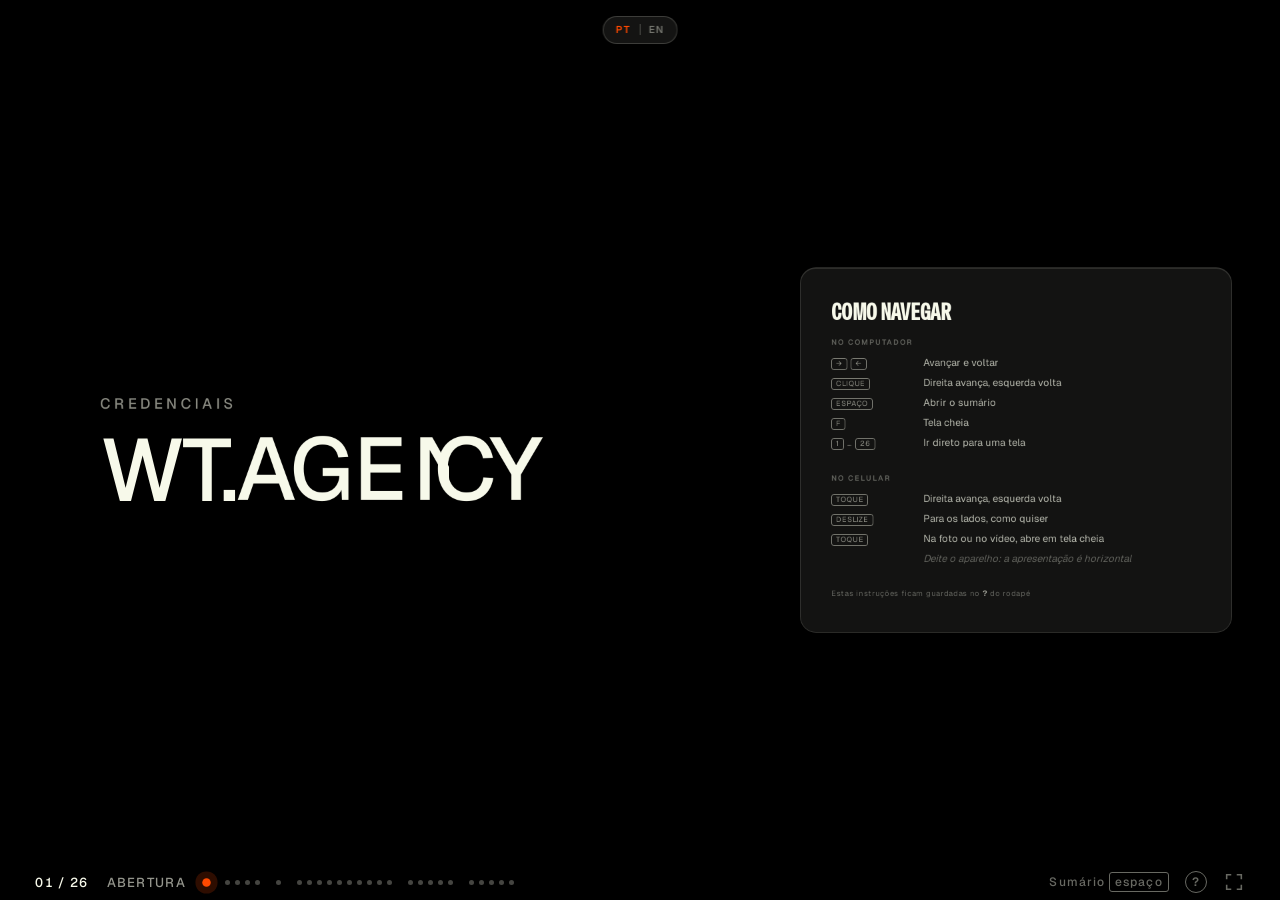
<file: index.html>
<!DOCTYPE html>
<html lang="pt-BR">
<head>
<meta charset="utf-8">
<meta name="viewport" content="width=device-width,initial-scale=1">
<title>WT.AG — Credenciais 2026</title>
<meta name="description" content="Credenciais WT.AG 2026 — Social First Agency. Apresentação de slides.">
<link rel="stylesheet" href="css/deck.css?v=141">
</head>
<body>

<div id="viewport">
<div id="fundo" aria-hidden="true"></div>
<div id="stage">

<!-- ══════════════════════════════════════════════════════════════════════════
     ATO 1 · GRUPO WE
     ══════════════════════════════════════════════════════════════════════ -->

<!-- 00 ─ Capa WT.AG · logotipo com a roleta + instruções de navegação ─────────
     A roleta é a mesma do slide "Abertura WT.AG": "WT." fixo e as palavras
     depois dele trocando com o giro. A diferença é que aqui ela roda UMA vez e
     assenta no logotipo oficial (data-wordmark-uma-vez), em vez de reiniciar em
     loop — esta é uma tela de leitura, e algo girando ao lado de um texto de
     instruções disputa a atenção com ele.

     A caixa de instruções vive AQUI, e não num arquivo à parte, porque é a
     mesma marcação que o botão "?" do rodapé clona para o painel de consulta:
     duas cópias do mesmo texto divergiriam na primeira alteração. -->
<section class="slide capa" data-ato="abertura" data-tom="escuro" data-fundo="#000000" data-titulo="Capa · WT.AG" data-wordmark-uma-vez="1">
  <div class="capa__tag" data-enter="fade" data-delay="80">Credenciais</div>
  <div class="capa__word" aria-label="WT.AG"><span class="capa__wt">WT.</span><span class="capa__var"></span></div>
  <div class="capa__logo" role="img" aria-label="WT.AG">
    <img class="lgc" style="--d:0ms"   src="assets/logo/wtag-branco-g1.svg" alt="">
    <img class="lgc" style="--d:110ms" src="assets/logo/wtag-branco-g2.svg" alt="">
    <img class="lgc" style="--d:220ms" src="assets/logo/wtag-branco-g3.svg" alt="">
  </div>

  <div class="capa__nav" data-enter="up" data-delay="620">
    <h2 class="nav__t">Como navegar</h2>
    <div class="nav__bloco">
      <div class="nav__lab">No computador</div>
      <div class="nav__linha"><span class="nav__k"><kbd>&#8594;</kbd><kbd>&#8592;</kbd></span><span class="nav__d">Avançar e voltar</span></div>
      <div class="nav__linha"><span class="nav__k"><kbd>clique</kbd></span><span class="nav__d">Direita avança, esquerda volta</span></div>
      <div class="nav__linha"><span class="nav__k"><kbd>espaço</kbd></span><span class="nav__d">Abrir o sumário</span></div>
      <div class="nav__linha"><span class="nav__k"><kbd>F</kbd></span><span class="nav__d">Tela cheia</span></div>
      <div class="nav__linha"><span class="nav__k"><kbd>1</kbd>&#8230;<kbd>26</kbd></span><span class="nav__d">Ir direto para uma tela</span></div>
    </div>
    <div class="nav__bloco">
      <div class="nav__lab">No celular</div>
      <div class="nav__linha"><span class="nav__k"><kbd>toque</kbd></span><span class="nav__d">Direita avança, esquerda volta</span></div>
      <div class="nav__linha"><span class="nav__k"><kbd>deslize</kbd></span><span class="nav__d">Para os lados, como quiser</span></div>
      <div class="nav__linha"><span class="nav__k"><kbd>toque</kbd></span><span class="nav__d">Na foto ou no vídeo, abre em tela cheia</span></div>
      <div class="nav__linha nav__linha--nota"><span class="nav__k"></span><span class="nav__d">Deite o aparelho: a apresentação é horizontal</span></div>
    </div>
    <p class="nav__pe">Estas instruções ficam guardadas no <strong>?</strong> do rodapé</p>
  </div>
</section>

<!-- 01 ─ Capa Grupo WE -->
<section class="slide" data-ato="we" data-tom="claro" data-fundo="#FFFFFF" data-titulo="Capa · Grupo WE">
  <div class="abs l-visual" style="inset:0;overflow:hidden" data-enter="iris" data-delay="0">
    <img class="we-foto" data-lazy="assets/img/we/we-capa-fachada.jpg" data-lazy-m="assets/img/we/we-capa-fachada-m.jpg" alt="Fachada do edifício do Grupo WE" data-kb data-delay="0">
  </div>
  <div class="abs l-marcas we-capa__logo" data-enter="fade" data-delay="260">
    <img src="assets/logo/grupo-we-claro.png" alt="Grupo WE">
  </div>
  <div class="abs l-marcas we-capa__rule" data-enter="scaleX" data-delay="344"></div>
  <div class="abs l-marcas we-capa__card" data-enter="up" data-delay="403"><span>Credenciais&nbsp;&nbsp;|&nbsp;&nbsp;Grupo WE</span></div>
</section>

<!-- 02 ─ 100% nacional e independente -->
<section class="slide bg-preto sobre-escuro" data-ato="we" data-tom="escuro" data-fundo="#0A0A0A" data-titulo="100% nacional e independente">
  <div class="abs l-visual we-02__foto" data-enter="clip" data-delay="25" data-paralaxe="12">
    <div class="px"><img data-lazy="assets/img/we/we-02-foto.jpg" data-lazy-m="assets/img/we/we-02-foto-m.jpg" alt="Fachada em vidro refletindo nuvens"></div>
  </div>
  <div class="l-marcas we-marca" style="left:34px;top:33px;color:rgba(247,249,234,.62)" data-enter="fade" data-delay="101">Grupo WE&nbsp;·&nbsp;2026</div>
  <div class="l-marcas we-marca" style="left:34px;bottom:42px;color:rgba(247,249,234,.5)" data-enter="fade" data-delay="496">Credenciais</div>
  <div class="abs l-chamada we-02__txt blk" style="--x:1059px;--cap:276px;--fs:83px;--lh:1.18" data-stagger="70" data-delay="260">
    <p class="rl-alvo">Somos um dos</p>
    <p class="rl-alvo">maiores grupos</p>
    <p class="rl-alvo">de comunicação</p>
    <p class="rl-alvo is-forte">100% nacional</p>
    <p class="rl-alvo is-forte">e independente.</p>
  </div>
  <div class="l-marcas we-logo-sm" data-enter="fade" data-delay="496"><img data-lazy="assets/logo/grupo-we-negativo.png" alt="Grupo WE"></div>
</section>

<!-- 03 ─ Números do Grupo -->
<section class="slide bg-preto we-03" data-ato="we" data-tom="claro" data-fundo="#FDFDFB" data-titulo="Números do Grupo">
  <img class="we-foto l-fundo" data-lazy="assets/img/we/we-forro-luz.jpg" data-lazy-m="assets/img/we/we-forro-luz-m.jpg" alt="Forro iluminado do escritório" data-kb data-delay="0">
  <div class="abs l-visual we-faixa" data-enter="clip-up" data-delay="76"></div>

  <!-- bloco 1 · +1.3 BI  (números em bold, corpo reduzido, blocos mais afastados) -->
  <div class="bloco l-apoio" style="left:72px;top:calc(618px - 0.145*90px);font-family:var(--font-sans);font-weight:300;font-size:90px;line-height:1" data-enter="fade" data-delay="294">+</div>
  <div class="bloco l-apoio" style="left:138px;top:calc(590.5px - 0.145*176px);display:flex;align-items:baseline;gap:40px" data-enter="up" data-delay="311">
    <span class="we-num" style="font-family:var(--font-sans);font-weight:700;font-size:176px;line-height:1" data-count-to="1.3" data-count-dec="1" data-count-dur="1100" data-delay="319">0,0</span>
    <span class="we-num" style="font-family:var(--font-sans);font-weight:700;font-size:176px;line-height:1">BI</span>
  </div>
  <div class="bloco l-apoio rot blk" style="--x:76px;--cap:794.5px;--fs:48.8px;--lh:0.94" data-enter="up" data-delay="428">
    em movimentação<br>de <b>mídia*</b>
  </div>
  <div class="bloco l-apoio we-nota" style="left:76px;top:894px" data-enter="fade" data-delay="554">*Fonte: Kantar Ibope</div>

  <div class="abs l-apoio we-div-v" style="left:692px;top:510.9px;height:408px" data-enter="scaleY" data-delay="370"></div>

  <!-- bloco 2 · +450 -->
  <div class="bloco l-apoio" style="left:794px;top:calc(600px - 0.145*176px)" data-enter="up" data-delay="378">
    <span class="we-num" style="font-family:var(--font-sans);font-weight:700;font-size:176px;line-height:1"
          data-count-to="450" data-count-pre="+" data-count-dur="1200" data-delay="386">+0</span>
  </div>
  <div class="bloco l-apoio rot blk" style="--x:798px;--cap:807px;--fs:48px;--lh:1.02" data-enter="up" data-delay="470">
    profissionais<br>integrados
  </div>

  <div class="abs l-apoio we-div-v" style="left:1353px;top:546px;height:408px" data-enter="scaleY" data-delay="420">
  </div>

  <!-- bloco 3 · 5 empresas / +45 clientes -->
  <div class="bloco l-apoio" style="left:1455px;top:calc(609px - 0.145*100px);display:flex;align-items:baseline;gap:24px" data-enter="up" data-delay="454">
    <span class="we-num" style="font-family:var(--font-sans);font-weight:700;font-size:100px;line-height:1" data-count-to="5" data-count-dur="800" data-delay="462">0</span>
    <span class="rot" style="font-size:52px">empresas</span>
  </div>
  <div class="abs l-apoio we-div-h" style="left:1451px;top:737.1px;width:396px" data-enter="scaleX" data-delay="504"></div>
  <div class="bloco l-apoio" style="left:1455px;top:calc(827.5px - 0.145*100px);display:flex;align-items:baseline;gap:16px" data-enter="up" data-delay="529">
    <span style="font-family:var(--font-sans);font-weight:300;font-size:62px;line-height:1;color:#2b2b2b">+</span>
    <span class="we-num" style="font-family:var(--font-sans);font-weight:700;font-size:100px;line-height:1" data-count-to="45" data-count-dur="900" data-delay="538">0</span>
    <span class="rot" style="font-size:52px">clientes</span>
  </div>

  <div class="l-marcas we-marca" style="left:72px;bottom:44px;color:rgba(0,0,0,.55)" data-enter="fade" data-delay="596">Credenciais</div>
  <div class="l-marcas we-marca" style="left:34px;top:33px;color:rgba(247,249,234,.7)" data-enter="fade" data-delay="101">Grupo WE&nbsp;·&nbsp;2026</div>
  <div class="l-marcas we-logo-sm" style="right:62px;bottom:42px" data-enter="fade" data-delay="596"><img data-lazy="assets/logo/grupo-we-claro.png" alt="Grupo WE"></div>
</section>

<!-- 04 ─ Principais Clientes -->
<section data-oculto class="slide bg-preto sobre-escuro" data-ato="we" data-tom="escuro" data-fundo="#050505" data-titulo="Principais Clientes">
  <img class="we-foto l-fundo" data-lazy="assets/img/we/we-lobby.jpg" data-lazy-m="assets/img/we/we-lobby-m.jpg" alt="Lobby com luminárias suspensas" data-kb data-delay="0">
  <div class="abs l-visual we-mural" data-enter="clip-up" data-delay="67"></div>
  <div class="we-04__head l-apoio" data-enter="fade" data-delay="235"><span>Principais Clientes</span></div>
  <div class="we-04__rule l-apoio" style="left:586px;width:238px" data-enter="scaleX" data-delay="269"></div>
  <div class="we-04__rule l-apoio" style="left:1094px;width:238px" data-enter="scaleX" data-delay="269"></div>

  <div class="abs l-apoio" style="left:0;top:0;width:1920px;height:1080px;--realce:1.14;--recuo:.93" data-stagger="42" data-delay="311" data-foco>
    <div data-foco-item class="we-logo-cli" style="left:122.5px;top:587.0px;width:144px;height:102px"><img data-lazy="assets/img/logos-we/byd.png" alt="BYD"></div>
    <div data-foco-item class="we-logo-cli" style="left:328.5px;top:587.5px;width:136px;height:102px"><img data-lazy="assets/img/logos-we/cacau-show.png" alt="Cacau Show"></div>
    <div data-foco-item class="we-logo-cli" style="left:527.6px;top:587.5px;width:112px;height:102px"><img data-lazy="assets/img/logos-we/ems.png" alt="EMS"></div>
    <div data-foco-item class="we-logo-cli" style="left:702.6px;top:585.0px;width:182px;height:102px"><img data-lazy="assets/img/logos-we/shopee.png" alt="Shopee"></div>
    <div data-foco-item class="we-logo-cli" style="left:947.7px;top:580.0px;width:220px;height:102px"><img data-lazy="assets/img/logos-we/cinemark.png" alt="Cinemark"></div>
    <div data-foco-item class="we-logo-cli" style="left:1240.7px;top:616.8px;width:97.7px;height:52.0px"><img data-lazy="assets/img/logos-we/keeta.png" alt="Keeta"></div>
    <div data-foco-item class="we-logo-cli" style="left:1410.5px;top:585.0px;width:142px;height:102px"><img data-lazy="assets/img/logos-we/haier.png" alt="Haier"></div>
    <div data-foco-item class="we-logo-cli" style="left:1614.5px;top:574.0px;width:182px;height:102px"><img data-lazy="assets/img/logos-we/magalu.png" alt="Magalu"></div>
    <div data-foco-item class="we-logo-cli" style="left:108.5px;top:735.1px;width:234px;height:92px"><img data-lazy="assets/img/logos-we/denza.png" alt="Denza"></div>
    <div data-foco-item class="we-logo-cli" style="left:406.3px;top:735.9px;width:136px;height:92px"><img data-lazy="assets/img/logos-we/novibet.png" alt="Novibet"></div>
    <div data-foco-item class="we-logo-cli" style="left:604.1px;top:736.1px;width:158px;height:92px"><img data-lazy="assets/img/logos-we/o-boticario.png" alt="O Boticário"></div>
    <div data-foco-item class="we-logo-cli" style="left:826.4px;top:740.6px;width:124px;height:92px"><img data-lazy="assets/img/logos-we/eudora.png" alt="Eudora"></div>
    <div data-foco-item class="we-logo-cli" style="left:1013.1px;top:734.1px;width:218px;height:92px"><img data-lazy="assets/img/logos-we/qi-tech.png" alt="QI Tech"></div>
    <div data-foco-item class="we-logo-cli" style="left:1294.4px;top:742.1px;width:136px;height:92px"><img data-lazy="assets/img/logos-we/jovi.png" alt="JOVI"></div>
    <div data-foco-item class="we-logo-cli" style="left:1492.7px;top:740.9px;width:146px;height:92px"><img data-lazy="assets/img/logos-we/grupo-petropolis.png" alt="Grupo Petrópolis"></div>
    <div data-foco-item class="we-logo-cli" style="left:1700.5px;top:739.9px;width:110px;height:92px"><img data-lazy="assets/img/logos-we/bridgestone.png" alt="Bridgestone"></div>
    <div data-foco-item class="we-logo-cli" style="left:106.2px;top:866.0px;width:174px;height:92px"><img data-lazy="assets/img/logos-we/sao-judas.png" alt="São Judas"></div>
    <div data-foco-item class="we-logo-cli" style="left:341.3px;top:867.5px;width:176px;height:92px"><img data-lazy="assets/img/logos-we/inspirali.png" alt="Inspirali"></div>
    <div data-foco-item class="we-logo-cli" style="left:575.4px;top:865.0px;width:168px;height:92px"><img data-lazy="assets/img/logos-we/smart-fit.png" alt="Smart Fit"></div>
    <div data-foco-item class="we-logo-cli" style="left:802.9px;top:867.2px;width:102px;height:92px"><img data-lazy="assets/img/logos-we/mcdonalds.png" alt="McDonald's"></div>
    <div data-foco-item class="we-logo-cli" style="left:965.0px;top:868.2px;width:158px;height:92px"><img data-lazy="assets/img/logos-we/midway.png" alt="Midway"></div>
    <div data-foco-item class="we-logo-cli" style="left:1182.6px;top:866.0px;width:76px;height:92px"><img data-lazy="assets/img/logos-we/sbt.png" alt="SBT"></div>
    <div data-foco-item class="we-logo-cli" style="left:1319.6px;top:866.0px;width:132px;height:92px"><img data-lazy="assets/img/logos-we/vbet.png" alt="vbet"></div>
    <div data-foco-item class="we-logo-cli" style="left:1513.2px;top:863.0px;width:158px;height:92px"><img data-lazy="assets/img/logos-we/brasilux.png" alt="Brasilux"></div>
    <div data-foco-item class="we-logo-cli" style="left:1734.2px;top:867.8px;width:80px;height:92px"><img data-lazy="assets/img/logos-we/calvin-klein.png" alt="Calvin Klein"></div>
  </div>

  <div class="l-marcas we-marca" style="left:34px;top:33px;color:rgba(247,249,234,.7)" data-enter="fade" data-delay="101">Grupo WE&nbsp;·&nbsp;2026</div>
  <div class="l-marcas we-marca" style="left:74px;bottom:50px;color:rgba(247,249,234,.55)" data-enter="fade" data-delay="630">Credenciais</div>
  <div class="l-marcas we-logo-sm" style="right:60px;bottom:44px;width:62px;height:26px" data-enter="fade" data-delay="630"><img data-lazy="assets/logo/grupo-we-negativo.png" alt="Grupo WE"></div>
</section>

<!-- 05 ─ Hub de Soluções -->
<section class="slide bg-preto sobre-escuro" data-ato="we" data-tom="escuro" data-fundo="#000000" data-titulo="Hub de Soluções">
  <div class="abs l-fundo" style="inset:0;overflow:hidden">
    <img class="we-foto we-hub-art" data-lazy="assets/img/we/we-hub-radial.png" data-lazy-m="assets/img/we/we-hub-radial-m.png" alt="Diagrama radial das soluções do Grupo WE" data-enter="fade" data-delay="0">
  </div>
  <div class="abs l-visual we-05__col" data-enter="clip-up" data-delay="109"></div>
  <div class="abs l-chamada" style="left:0;top:0;width:1920px;height:1080px" data-stagger="80" data-delay="235">
    <div class="we-05__col_t t rl-alvo" data-enter="up" style="position:absolute;left:125.7px;top:calc(303px - 0.145*44.3px);font-family:var(--font-sans);font-weight:500;font-size:44.3px;line-height:1;color:#fff">Somos um hub</div>
    <div class="rl-alvo" data-enter="up" style="position:absolute;left:125.7px;top:calc(361px - 0.145*44.3px);font-family:var(--font-sans);font-weight:500;font-size:44.3px;line-height:1;color:#fff">de soluções</div>
    <div class="rl-alvo" data-enter="up" style="position:absolute;left:125.7px;top:calc(420px - 0.145*44.3px);font-family:var(--font-sans);font-weight:500;font-size:44.3px;line-height:1;color:#fff">de comunicação.</div>
  </div>
  <div class="abs l-apoio" style="left:122px;top:502px;width:310px;height:1.2px;background:rgba(255,255,255,.3);transform-origin:left" data-enter="scaleX" data-delay="344"></div>
  <div class="abs l-apoio" style="left:128px;top:calc(551px - 0.145*24px);font-family:var(--font-sans);font-weight:300;font-size:24px;line-height:1.33;color:rgba(255,255,255,.86)" data-enter="up" data-delay="378">
    Não importa o porte,<br>o desafio ou o momento<br>– temos a solução certa<br>para cada cliente.
  </div>
  <div class="abs l-apoio" style="left:128px;top:calc(713px - 0.145*22px);font-family:var(--font-sans);font-weight:300;font-size:22px;line-height:1.36;color:rgba(255,255,255,.86)" data-enter="up" data-delay="428">
    Para cada tamanho, um modelo.<br>Para cada desafio, uma resposta.
  </div>
  <div class="l-marcas we-marca" style="left:34px;top:33px;color:rgba(247,249,234,.7)" data-enter="fade" data-delay="101">Grupo WE&nbsp;·&nbsp;2026</div>
  <div class="l-marcas we-marca" style="left:34px;bottom:42px;color:rgba(247,249,234,.55)" data-enter="fade" data-delay="496">Credenciais</div>
  <div class="l-marcas we-logo-sm" style="right:60px;bottom:42px" data-enter="fade" data-delay="496"><img data-lazy="assets/logo/grupo-we-negativo.png" alt="Grupo WE"></div>
</section>

<!-- ══════════════════════════════════════════════════════════════════════════
     ATO 2 · TRANSIÇÃO
     ══════════════════════════════════════════════════════════════════════ -->

<!-- 06 ─ Abertura WT.AG · wordmark em loop (roleta → logotipo → loop) -->
<section class="slide s06" data-ato="trans" data-tom="escuro" data-titulo="Abertura WT.AG" data-wordmark-loop="1">
  <div class="s06__word" aria-label="WT.AG"><span class="s06__wt">WT.</span><span class="s06__var"></span></div>
  <!-- Logotipo oficial em vetor, em três faixas que sobem em cascata.
       Cada faixa é um SVG SEPARADO com o MESMO viewBox do logotipo completo,
       contendo só os seus glifos (WT. / A / G). Assim não existe nenhum corte
       vertical: antes, as faixas eram recortes com clip-path de uma única
       imagem e o corte caía dentro da tinta (a barra do T avança até x=319,23 e
       o pé do A começa em x=317,02), o que produzia o vazamento e o "pulo" nas
       laterais das letras. Sem recorte, não há emenda nem antialiasing na borda. -->
  <div class="s06__logo" role="img" aria-label="WT.AG">
    <img class="lgc" style="--d:0ms"   src="assets/logo/wtag-branco-g1.svg" alt="">
    <img class="lgc" style="--d:110ms" src="assets/logo/wtag-branco-g2.svg" alt="">
    <img class="lgc" style="--d:220ms" src="assets/logo/wtag-branco-g3.svg" alt="">
  </div>
  <div class="s06__desc" data-enter="fade" data-delay="50">Transformamos marcas<br>em protagonistas<br>da cultura digital</div>
</section>

<!-- ══════════════════════════════════════════════════════════════════════════
     ATO 3 · WT.AG · SOCIAL FIRST AGENCY
     ══════════════════════════════════════════════════════════════════════ -->

<!-- 07 ─ Social First Agency -->
<section class="slide bg-laranja sobre-laranja" data-ato="wtag" data-tom="laranja" data-titulo="Social First Agency">
  <!-- Marcação 2 da revisão · remontado fiel ao print de referência.
       Mudou a quebra: era SOCIAL / FIRST / AGENCY em três linhas alinhadas à
       esquerda; virou "SOCIAL FIRST" numa linha só, ocupando a largura inteira,
       e "AGENCY" na segunda, recuada.

       O corpo (423px) não foi estimado a olho: é o que faz "SOCIAL FIRST" medir
       exatamente 1824px (de x=48 a x=1872), a única âncora inequívoca do print.
       Medido na métrica da fonte — "SOCIAL FIRST" ocupa 4,313× o corpo. Daí sai
       altura de maiúscula 300 e AGENCY com 1089 de largura.
       Fecho de AGENCY em x=1490, encostando no texto de apoio (1493), como no
       print. Vertical: 44→344 e 372→672, entrelinha de 28px.
       Traçado reforçado por escada--forte (0,018em = 7,6px neste corpo). -->
  <div class="escada display escada--forte l-chamada" data-stagger="90" data-delay="134">
    <span class="ln" style="--x:48px;--cap:44px;--fs:423px;color:var(--preto-wt)">SOCIAL FIRST</span>
    <span class="ln" style="--x:401px;--cap:372px;--fs:423px;color:var(--preto-wt)">AGENCY</span>
  </div>
  <div class="abs l-apoio s07__desc blk" style="--x:1493px;--cap:600px;--fs:20.5px;--lh:1.27" data-enter="kicker" data-delay="319">TRANSFORMANDO MARCAS<br>EM PROTAGONISTAS DA<br>CULTURA DIGITAL</div>
  <div class="marca marca--bl marca--sm l-marcas" data-enter="fade" data-delay="50">Credenciais</div>
  <!-- no print o "2026" está centrado no rodapé, não junto do logo -->
  <div class="marca l-marcas marca--sm" style="left:50%;transform:translateX(-50%);bottom:35.8px" data-enter="fade" data-delay="50">2026</div>
  <div class="marca-logo l-marcas" data-enter="fade" data-delay="76"><img src="assets/logo/wtag-preto.svg" alt="WT.AG"></div>
</section>

<!-- 08 ─ O Consumidor Mudou -->
<section class="slide bg-preto sobre-escuro" data-ato="wtag" data-tom="escuro" data-titulo="O Consumidor Mudou">
  <div class="marca marca--tl l-marcas" data-enter="fade" data-delay="0">Credenciais</div>
  <div class="marca marca--tr l-marcas" data-enter="fade" data-delay="0">2026</div>

  <div class="abs l-visual s08__foto" data-enter="clip" data-delay="92" data-paralaxe="14">
    <div class="px"><img data-lazy="assets/img/s08-galeria.jpg" data-lazy-m="assets/img/s08-galeria-m.jpg" alt="Pessoa em movimento numa galeria de arte" data-kb data-delay="92"></div>
  </div>
  <div class="abs l-kicker s08__kicker blk" style="--x:187.4px;--cap:138.5px;--fs:55px;--lh:1.218" data-enter="kicker" data-delay="378">PORQUE<br>EXISTIMOS?</div>

  <div class="escada sans l-chamada" data-stagger="70" data-delay="454">
    <span class="ln" data-en-txt="THE CON" data-en-x="928.7px" data-en-fs="151.0px" style="--x:928.7px;--cap:488px;--fs:151px">O CON</span>
    <span class="ln" data-en-txt="SUMER" data-en-x="1045.2px" data-en-fs="151.0px" style="--x:1045.2px;--cap:608.5px;--fs:151px">SUMIDOR</span>
    <span class="ln" data-en-txt="CHANGED" data-en-x="929.0px" data-en-fs="151.0px" style="--x:929px;--cap:734px;--fs:151px">MUDOU</span>
  </div>

  <div class="abs l-apoio" style="left:0;top:0;width:1920px;height:1080px" data-stagger="90" data-delay="655">
    <div class="rodape-rot" data-enter="up" style="left:191.9px">Velocidade</div>
    <div class="rodape-div" data-enter="scaleY" style="left:573.8px"></div>
    <div class="rodape-rot" data-enter="up" style="left:796px">Influência Social</div>
    <div class="rodape-div" data-enter="scaleY" style="left:1328.5px"></div>
    <div class="rodape-rot" data-enter="up" style="left:1498px">Cultura Digital</div>
  </div>
  <div class="marca-logo l-marcas" data-enter="fade" data-delay="756"><img src="assets/logo/wtag-branco.svg" alt="WT.AG"></div>
</section>

<!-- 09 ─ As Marcas Precisam Ser -->
<section class="slide bg-preto sobre-escuro" data-ato="wtag" data-tom="escuro" data-titulo="As Marcas Precisam Ser">
  <div class="marca marca--tl l-marcas" data-enter="fade" data-delay="0">Credenciais</div>
  <div class="marca marca--tr l-marcas" data-enter="fade" data-delay="0">2026</div>

  <div class="degrade l-visual s09__grad" data-enter="clip-up" data-delay="84">
    <img class="degrade__base" data-lazy="assets/img/s09-degrade-organico.jpg" data-lazy-m="assets/img/s09-degrade-organico-m.jpg" alt="">
    <div class="degrade__blob"></div>
    <div class="degrade__blob degrade__blob--b"></div>
  </div>

  <div class="escada sans l-chamada" data-stagger="72" data-delay="344">
    <span class="ln" data-en-txt="BRANDS" data-en-x="153.9px" data-en-fs="178.0px" style="--x:153.9px;--cap:297px;--fs:178px">AS</span>
    <span class="ln" data-en-txt="NEED" data-en-x="154.0px" data-en-fs="178.0px" style="--x:154px;--cap:443px;--fs:178px">MARCAS</span>
    <span class="ln" data-en-txt="TO" data-en-x="154.0px" data-en-fs="178.0px" style="--x:154px;--cap:588.5px;--fs:178px">PRECISAM</span>
    <span class="ln" data-en-txt="BE" data-en-x="385.0px" data-en-fs="178.0px" style="--x:760.7px;--cap:734px;--fs:178px">SER</span>
  </div>

  <div class="abs l-apoio s09__lista" style="left:0;top:0;width:1920px;height:1080px" data-stagger="90" data-delay="596">
    <div class="blk" data-enter="up" style="--x:1435.1px;--cap:769.5px;--fs:42px;--lh:1">Relevantes</div>
    <div class="s09__rule" data-enter="scaleX" style="top:815.1px"></div>
    <div class="blk" data-enter="up" style="--x:1435.1px;--cap:829.5px;--fs:42px;--lh:1">Ágeis</div>
    <div class="s09__rule" data-enter="scaleX" style="top:875.4px"></div>
    <div class="blk" data-enter="up" style="--x:1435.1px;--cap:888.5px;--fs:42px;--lh:1">Conectadas</div>
  </div>
  <div class="marca-logo l-marcas" data-enter="fade" data-delay="714"><img src="assets/logo/wtag-branco.svg" alt="WT.AG"></div>
</section>

<!-- 10 ─ Unir Criatividade, Dados e Influência -->
<section class="slide bg-laranja sobre-laranja" data-ato="wtag" data-tom="laranja" data-titulo="Unir Criatividade, Dados e Influência">
  <div class="marca marca--tl l-marcas" data-enter="fade" data-delay="0">Credenciais</div>
  <div class="marca marca--tr l-marcas" data-enter="fade" data-delay="0">2026</div>
  <div class="abs l-kicker s10__kicker blk blk--nowrap" style="--x:186px;--cap:148.5px;--fs:30px;--lh:1" data-enter="kicker" data-delay="109">Nosso papel:</div>

  <!-- Ao remover a foto (A3) ficou à vista o mesmo defeito do slide 07: em 308px a
       linha "INFLUÊNCIA" descia até y=1057, por cima do rodapé (que começa em
       1011). Agora 274px ocupando 72→987.
       As entrelinhas não são iguais de propósito: o circunflexo do "Ê" sobe
       0,179em acima da altura de maiúscula (medido na fonte, não estimado), então
       a entrelinha antes de INFLUÊNCIA é 0,24em (65,8px) e as outras 0,13em
       (35,6px) — sobram 17px entre o acento e o "DADOS E". Era esse o motivo do
       69px solto que existia no original.
       escada--forte para casar o peso com o slide 07. -->
  <div class="escada display escada--forte l-chamada" data-stagger="80" data-delay="176">
    <span class="ln" data-en-txt="UNITING" data-en-x="372.0px" data-en-fs="274.0px" style="--x:423.9px;--cap:72px;--fs:274px;color:var(--preto-wt)">UNIR</span>
    <span class="ln" data-en-txt="CREATIVITY," data-en-x="292.2px" data-en-fs="274.0px" style="--x:206.8px;--cap:302.1px;--fs:274px;color:var(--preto-wt)">CRIATIVIDADE</span>
    <span class="ln" data-en-txt="DATA AND" data-en-x="141.9px" data-en-fs="274.0px" style="--x:185.6px;--cap:532.2px;--fs:274px;color:var(--preto-wt)">DADOS E</span>
    <span class="ln" data-en-txt="INFLUENCE" data-en-x="356.7px" data-en-fs="274.0px" style="--x:321.1px;--cap:792.5px;--fs:274px;color:var(--preto-wt)">INFLUÊNCIA</span>
  </div>

  <!-- A3 · foto removida (ajuste V2 — PDF p2): o slide fica só tipografia sobre laranja -->
  <div class="marca l-marcas marca--sm" style="left:35.4px;bottom:35.8px" data-enter="fade" data-delay="0">Credenciais</div>
  <div class="marca-logo l-marcas" data-enter="fade" data-delay="521"><img src="assets/logo/wtag-preto.svg" alt="WT.AG"></div>
</section>

<!-- 11 ─ Metodologia Social Branding -->
<!-- Layout 11-B · 100% centralizado.
     Histórico: a marcação 15 ("deixe 100% centralizado") foi feita sobre a
     variante 11-B no arquivo de revisão. O "parece bagunçado" que vinha depois
     era sobre a MISTURA que eu havia posto no deck — lettering centralizado com
     o apoio jogado em x920, assimétrico — e não sobre o 11-B.
     Esta versão não tem foto: a 11-B que foi aprovada era lettering centrado +
     apoio centrado abaixo. Se a foto tiver de voltar, o vão livre é 838→876.
     As alternativas C, D, E e F seguem no index_review.html. -->
<section class="slide bg-creme sobre-claro" data-ato="wtag" data-tom="claro" data-titulo="Metodologia Social Branding">
  <div class="marca marca--tl l-marcas" data-enter="fade" data-delay="0">Credenciais</div>
  <div class="marca marca--tr l-marcas" data-enter="fade" data-delay="0">2026</div>

  <!-- A19 · escolhido na revisão de 12/08 (marcações 16 e 21): a variante 11-D
       passa a ser o slide oficial.

       A causa da bagunça é o número de linhas: quatro linhas de larguras muito
       diferentes criam um rag irregular. Aqui a frase quebra em DUAS, e o corpo
       (205,2px) é o que faz a linha longa medir exatamente 1776 — de margem a
       margem, 72 de cada lado. O corpo saiu da métrica, não do olho: a fonte
       mede 8,653px de largura por px de corpo nessa frase, então 1776/8,653.
       Em 207 (como estava na variante) a linha media 1791 e furava a margem
       direita em 12px.
       Com o bloco de texto resolvido em cima, a foto ganha uma faixa larga própria
       embaixo, atravessando o slide, sem disputar lugar com letra nenhuma. -->
  <div class="escada display escada--forte l-chamada" data-stagger="90" data-delay="101">
    <span class="ln" data-en-txt="WITH OUR SOCIAL BRANDING" data-en-x="72.0px" data-en-fs="193.0px" style="--x:72px;--cap:150px;--fs:205.2px;color:var(--preto-wt)">COM NOSSA METODOLOGIA</span>
    <span class="ln" data-en-txt="METHODOLOGY" data-en-x="72.0px" data-en-fs="193.0px" data-en-cap="319.3px" style="--x:72px;--cap:330px;--fs:205.2px;color:var(--preto-wt)">SOCIAL BRANDING</span>
  </div>

  <!-- faixa de foto: 72→1848 · y 540→860 -->
  <div class="abs s11__foto" data-enter="pop" data-delay="370" data-paralaxe="12"
       style="left:72px;top:540px;width:1776px;height:320px">
      <div class="px"><img data-lazy="assets/img/s11-brainstorm.jpg" data-lazy-m="assets/img/s11-brainstorm-m.jpg" alt="Sessão de brainstorm com post-its" data-kb data-delay="370"></div>
  </div>

  <div class="abs l-apoio blk" style="--x:72px;--cap:920px;--fs:19.3px;--lh:1.42;width:1100px;
       font-family:var(--font-sans);font-weight:400;letter-spacing:.02em;
       text-transform:uppercase;color:var(--preto-wt);text-wrap:balance"
       data-enter="up" data-delay="470">Conectamos marcas, pessoas e cultura através de um <i>framework</i> em 8 etapas que gera resultados consistentes numa comunicação 360º que inicia pelas redes sociais.</div>
  <div class="marca-logo l-marcas" data-enter="fade" data-delay="546"><img src="assets/logo/wtag-preto.svg" alt="WT.AG"></div>
</section>

<!-- 12 ─ Framework em 8 Etapas -->
<section class="slide bg-creme sobre-claro" data-ato="wtag" data-tom="claro" data-titulo="Framework em 8 Etapas">
  <div class="marca marca--tl l-marcas" data-enter="fade" data-delay="0">Credenciais</div>
  <div class="marca marca--tr l-marcas" data-enter="fade" data-delay="0">2026</div>

  <div class="abs l-apoio" style="left:0;top:0;width:1920px;height:1080px" data-stagger="66" data-delay="92" data-foco>
    <div data-foco-item class="fw-card fw-card--preto fw-card--base" data-enter="pop" style="left:42.4px;top:101.4px">
      <div class="fw-card__win"><img data-lazy="assets/img/framework/etapa-01.jpg" data-lazy-m="assets/img/framework/etapa-01-m.jpg" alt=""></div>
      <div class="fw-card__body"><span class="fw-card__n">01</span><span class="fw-card__lb">Definição de<br>objetivos<br>estratégicos</span></div>
    </div>
    <div data-foco-item class="fw-card fw-card--laranja" data-enter="pop" style="left:510px;top:101.4px">
      <div class="fw-card__win"><img data-lazy="assets/img/framework/etapa-02.jpg" data-lazy-m="assets/img/framework/etapa-02-m.jpg" alt=""></div>
      <div class="fw-card__body"><span class="fw-card__n">02</span><span class="fw-card__lb">Seleção de<br>players<br>analisados</span></div>
    </div>
    <div data-foco-item class="fw-card fw-card--preto fw-card--base" data-enter="pop" style="left:977.6px;top:101.4px">
      <div class="fw-card__win"><img data-lazy="assets/img/framework/etapa-03.jpg" data-lazy-m="assets/img/framework/etapa-03-m.jpg" alt=""></div>
      <div class="fw-card__body"><span class="fw-card__n">03</span><span class="fw-card__lb">Definição de<br>redes a serem<br>analisadas</span></div>
    </div>
    <div data-foco-item class="fw-card fw-card--sage" data-enter="pop" style="left:1445.2px;top:101.4px">
      <div class="fw-card__win"><img data-lazy="assets/img/framework/etapa-04.jpg" data-lazy-m="assets/img/framework/etapa-04-m.jpg" alt=""></div>
      <div class="fw-card__body"><span class="fw-card__n">04</span><span class="fw-card__lb">Coleta de<br>dados em redes<br>sociais</span></div>
    </div>
    <div data-foco-item class="fw-card fw-card--laranja" data-enter="pop" style="left:37.8px;top:550px">
      <div class="fw-card__win"><img data-lazy="assets/img/framework/etapa-05.jpg" alt=""></div>
      <div class="fw-card__body"><span class="fw-card__n">05</span><span class="fw-card__lb">Análise<br>via IA</span></div>
    </div>
    <div data-foco-item class="fw-card fw-card--sage fw-card--base" data-enter="pop" style="left:510px;top:550px">
      <div class="fw-card__win"><img data-lazy="assets/img/framework/etapa-06.jpg" data-lazy-m="assets/img/framework/etapa-06-m.jpg" alt=""></div>
      <div class="fw-card__body"><span class="fw-card__n">06</span><span class="fw-card__lb">Modelagem via<br>I.A de territórios<br>e outros<br>formatos de<br>análise</span></div>
    </div>
    <div data-foco-item class="fw-card fw-card--preto" data-enter="pop" style="left:982.2px;top:550px">
      <div class="fw-card__win"><img data-lazy="assets/img/framework/etapa-07.jpg" data-lazy-m="assets/img/framework/etapa-07-m.jpg" alt=""></div>
      <div class="fw-card__body"><span class="fw-card__n">07</span><span class="fw-card__lb">Criação via I.A<br>de personas<br>(cenário atual).</span></div>
    </div>
    <div data-foco-item class="fw-card fw-card--laranja" data-enter="pop" style="left:1445.2px;top:550px">
      <div class="fw-card__win"><img data-lazy="assets/img/framework/etapa-08.jpg" data-lazy-m="assets/img/framework/etapa-08-m.jpg" alt=""></div>
      <div class="fw-card__body"><span class="fw-card__n">08</span><span class="fw-card__lb">Ajustes,<br>calibragens e<br>recomendações</span></div>
    </div>
  </div>
  <div class="marca-logo l-marcas" data-enter="fade" data-delay="378"><img src="assets/logo/wtag-preto.svg" alt="WT.AG"></div>
</section>

<!-- 13 ─ Persona e Matriz de Canais -->
<section class="slide bg-creme sobre-claro p13" data-ato="wtag" data-tom="claro" data-titulo="Persona e Matriz de Canais">
  <div class="marca marca--tl l-marcas" data-enter="fade" data-delay="0">Credenciais</div>
  <div class="marca marca--tr l-marcas" data-enter="fade" data-delay="0">2026</div>

  <!-- metade superior -->
  <div class="abs l-apoio" style="left:0;top:0;width:1920px;height:1080px" data-stagger="110" data-delay="84">
    <div data-enter="up" style="position:absolute;left:0;top:0;width:1920px;height:1080px">
      <div class="barra" style="left:37.8px;top:60.6px;width:740.1px;height:55.4px">Propósitos</div>
      <div class="pilula" style="left:37.8px;top:133px;width:234.6px;height:82.8px">Melhorar a Vida<br>das Pessoas</div>
      <div class="pilula" style="left:290.5px;top:133px;width:234.6px;height:82.8px">Criar Experiências<br>Inesquecíveis</div>
      <div class="pilula" style="left:543.2px;top:133px;width:234.6px;height:82.8px">Gerar Desejo e<br>Pertencimento</div>
      <div class="barra" style="left:37.8px;top:229.4px;width:740.1px;height:55.4px">Personalidade</div>
      <div class="pilula" style="left:37.8px;top:302.2px;width:234.6px;height:50.1px">Encantador</div>
      <div class="pilula" style="left:290.5px;top:302.2px;width:234.6px;height:50.1px">Inteligente</div>
      <div class="pilula" style="left:543.2px;top:302.2px;width:234.6px;height:50.1px">Inovador</div>
      <div class="barra" style="left:37.9px;top:366.4px;width:740.1px;height:55.4px">Tom</div>
      <div class="pilula" style="left:37.9px;top:437.8px;width:234.6px;height:50.1px">Casual</div>
      <div class="pilula" style="left:290.6px;top:437.8px;width:234.6px;height:50.1px">Cool</div>
      <div class="pilula" style="left:543.2px;top:439.2px;width:234.6px;height:50.1px">Sensível</div>
      <div class="barra" style="left:37.8px;top:506.8px;width:740.1px;height:55.4px">Emojis essenciais</div>
      <div class="painel" style="left:37.8px;top:573.5px;width:740.1px;height:112.4px">
        <div class="emojis" style="left:0;top:0;height:112.4px">🛍️ ✨ 👗 👜 🍀 😍 🥂 🍝 📸 🎶 📲 🗓️ 🎁 💚 ⚡ 📍 🔗</div>
      </div>
    </div>
    <div data-enter="up" style="position:absolute;left:0;top:0;width:1920px;height:1080px">
      <div class="barra" style="left:785.2px;top:60.6px;width:593.1px;height:55.4px">Territórios Instagram</div>
      <div class="painel" style="left:785.2px;top:129.1px;width:593.1px;height:556.8px">
        <img data-lazy="assets/img/s13-radar.png" data-lazy-m="assets/img/s13-radar-m.png" alt="Gráfico radar de territórios no Instagram" style="object-fit:contain;padding:18px">
      </div>
    </div>
    <div data-enter="up" style="position:absolute;left:0;top:0;width:1920px;height:1080px">
      <div class="barra" style="left:1392.6px;top:60.6px;width:489.5px;height:55.4px">Persona</div>
      <div class="painel" style="left:1392.7px;top:126.7px;width:489.5px;height:556.8px">
        <img data-lazy="assets/img/s13-persona-beatriz.jpg" data-lazy-m="assets/img/s13-persona-beatriz-m.jpg" alt="Beatriz, 32 anos, persona da marca">
      </div>
      <div class="legenda" style="left:1406.9px;top:564.5px;width:270px;height:103.4px">Beatriz, 32,<br>comunicação / criativa /<br>multitarefas</div>
    </div>
  </div>

  <!-- matriz de canais -->
  <div class="abs l-apoio" style="left:0;top:0;width:1920px;height:1080px" data-stagger="150" data-delay="294">
    <!-- cabeçalho -->
    <div data-enter="up" style="position:absolute;left:0;top:0;width:1920px;height:1080px">
      <div class="barra" style="left:37.8px;top:705.9px;width:95.2px;height:76.4px">Canal</div>
      <div class="barra" style="left:144.3px;top:705.9px;width:98.7px;height:76.4px">Prior.</div>
      <div class="barra" style="left:255.1px;top:705.9px;width:252.8px;height:76.4px">Objetivo / Papel</div>
      <div class="barra" style="left:520px;top:705.7px;width:109.7px;height:76.4px">Público</div>
      <div class="barra" style="left:642.6px;top:705.7px;width:973.9px;height:76.4px">Territórios</div>
      <div class="barra" style="left:1629.4px;top:706.7px;width:252.8px;height:76.4px">KPI prioritário</div>
    </div>
    <!-- linha Instagram -->
    <div data-enter="up" style="position:absolute;left:0;top:0;width:1920px;height:1080px">
      <div class="cel cel--icon" style="left:37.8px;top:802.3px;width:95.2px;height:103.4px"><img data-lazy="assets/img/s13-icon-instagram.png" alt="Instagram"></div>
      <div class="cel" style="left:144.3px;top:802.3px;width:98.7px;height:103.4px">Alta</div>
      <div class="cel" style="left:255.1px;top:802.3px;width:252.8px;height:103.4px">Engajamento e Inspiração<br>o lifestyle ganha forma em<br>imagens, experiências e<br>histórias</div>
      <div class="cel" style="left:520px;top:802.3px;width:109.7px;height:103.4px">25-34</div>
      <div class="terr" style="left:642.2px;top:801.9px;width:184.7px;height:103.4px"><span>Moda &amp; Estilo de Vida</span><b data-count-to="35" data-count-pos="%" data-count-dur="600" data-delay="462">0%</b></div>
      <div class="terr" style="left:838.5px;top:800px;width:184.7px;height:103.4px"><span>Gastronomia Gourmet</span><b data-count-to="25" data-count-pos="%" data-count-dur="600" data-delay="487">0%</b></div>
      <div class="terr" style="left:1039.5px;top:801.9px;width:184.7px;height:103.4px"><span>Entretenimento &amp; Cultura</span><b data-count-to="15" data-count-pos="%" data-count-dur="600" data-delay="512">0%</b></div>
      <div class="terr" style="left:1238.7px;top:801.9px;width:184.7px;height:103.4px"><span>Facilidades &amp; Serviços</span><b data-count-to="15" data-count-pos="%" data-count-dur="600" data-delay="538">0%</b></div>
      <div class="terr" style="left:1431.4px;top:801.9px;width:184.7px;height:103.4px"><span>Institucional &amp; Propósito</span><b data-count-to="10" data-count-pos="%" data-count-dur="600" data-delay="563">0%</b></div>
      <div class="kpi kpi--on" style="left:1629.4px;top:800px;width:252.8px;height:31.9px">Engajamento</div>
      <div class="kpi" style="left:1629.4px;top:835.8px;width:252.8px;height:31.9px">Interação</div>
      <div class="kpi" style="left:1629.4px;top:871.5px;width:252.8px;height:31.9px">Compartilhamento</div>
    </div>
    <!-- linha TikTok -->
    <div data-enter="up" style="position:absolute;left:0;top:0;width:1920px;height:1080px">
      <div class="cel cel--icon" style="left:37.8px;top:914.7px;width:95.2px;height:103.4px"><img data-lazy="assets/img/s13-icon-tiktok.png" alt="TikTok"></div>
      <div class="cel" style="left:144.3px;top:914.7px;width:98.7px;height:103.4px">Alta</div>
      <div class="cel" style="left:255.1px;top:914.7px;width:252.8px;height:103.4px">Awareness<br>para aproximação com<br>públicos mais jovens</div>
      <div class="cel" style="left:520px;top:914.7px;width:109.7px;height:103.4px">16-24</div>
      <div class="terr" style="left:642.6px;top:915.9px;width:184.7px;height:103.4px"><span>Moda &amp; Estilo de Vida</span><b data-count-to="30" data-count-pos="%" data-count-dur="600" data-delay="588">0%</b></div>
      <div class="terr" style="left:838.9px;top:914.1px;width:184.7px;height:103.4px"><span>Gastronomia Gourmet</span><b data-count-to="30" data-count-pos="%" data-count-dur="600" data-delay="605">0%</b></div>
      <div class="terr" style="left:1039.9px;top:915.9px;width:184.7px;height:103.4px"><span>Entretenimento &amp; Cultura</span><b data-count-to="25" data-count-pos="%" data-count-dur="600" data-delay="622">0%</b></div>
      <div class="terr" style="left:1239.2px;top:915.9px;width:184.7px;height:103.4px"><span>Facilidades &amp; Serviços</span><b data-count-to="10" data-count-pos="%" data-count-dur="600" data-delay="638">0%</b></div>
      <div class="terr" style="left:1431.8px;top:915.9px;width:184.7px;height:103.4px"><span>Institucional &amp; Propósito</span><b data-count-to="5" data-count-pos="%" data-count-dur="600" data-delay="655">0%</b></div>
      <div class="kpi kpi--on" style="left:1629.4px;top:915.9px;width:252.8px;height:31.9px">Retenção</div>
      <div class="kpi" style="left:1629.4px;top:951.7px;width:252.8px;height:31.9px">Alcance</div>
      <div class="kpi" style="left:1629.4px;top:987.4px;width:252.8px;height:31.9px">Viralização</div>
    </div>
  </div>
</section>

<!-- 14 ─ Showreel WT.AG -->
<section class="slide s14" data-ato="wtag" data-tom="escuro" data-titulo="Showreel WT.AG">
  <div class="abs" style="inset:0" data-enter="fade" data-delay="0">
    <video class="s14__video" data-src="assets/video/showreel-wtag.mp4" poster="assets/img/poster-showreel.jpg"
           preload="none" playsinline></video>
    <button class="play-btn" type="button" aria-label="Reproduzir showreel"></button>
  </div>
  <div class="s14__legenda" data-enter="fade" data-delay="210">Showreel WT.AG · 2026 &nbsp;·&nbsp; clique para reproduzir &nbsp;·&nbsp; F para tela cheia</div>
</section>

<!-- 15 ─ Marcas Parceiras -->
<section id="s-parceiras" class="slide bg-creme sobre-claro" data-ato="wtag" data-tom="claro" data-titulo="Marcas Parceiras">
  <div class="marca marca--tl l-marcas" data-enter="fade" data-delay="0">Credenciais</div>
  <div class="marca marca--tr l-marcas" data-enter="fade" data-delay="0">2026</div>

  <!-- A7/A8/A9/A12 · grade V2: logos a 90% do tamanho original, passo vertical de
       132,8px → 170px, Marisa fora, e as 4 marcas com case no deck clicáveis
       (data-ir-slide aponta para o número do slide, 1-based). -->
  <!-- A7/A8/A9/A10/A11/A12 · grade V2 em 4 colunas × 4 fileiras.
       Com Marisa fora e Brasilux, Syngenta e São Judas dentro, são 16 logos —
       que fecham exatamente num 4×4. Ganho em respiro: o passo vertical foi de
       132,8px (original) para 185px, e o horizontal segue em 357,6px.
       A grade encosta na margem direita (1848) e fecha em y=739, logo acima da
       chamada "JUNTO COM MARCAS", que começa em 751.
       Os 13 logos antigos mantêm o tamanho reduzido em 10%; os 3 novos entraram
       com 54px de altura, para ficar no mesmo peso ótico da família.
       As 4 marcas com case no deck levam data-ir-slide e ficam clicáveis. -->
  <div class="abs l-visual" style="left:0;top:0;width:1920px;height:1080px;--realce:1.16;--recuo:.92" data-stagger="46" data-delay="84" data-order="random" data-foco>
    <div data-foco-item class="s15__logo" style="left:560.8px;top:128.9px;width:201.9px;height:42.2px"><img data-lazy="assets/img/logos-partners/multiplan.png" alt="Multiplan"></div>
    <div data-foco-item class="s15__logo s15__logo--case" style="left:906.0px;top:131.1px;width:226.8px;height:37.8px" data-ir="s-odontoprev" data-nonav role="link" tabindex="0" aria-label="Ver o case Odontoprev · Dia das Mães" title="Ver o case: Odontoprev · Dia das Mães"><img data-lazy="assets/img/logos-partners/odontoprev.png" alt="Odontoprev"></div>
    <div data-foco-item class="s15__logo" style="left:1306.2px;top:119.2px;width:141.7px;height:61.5px"><img data-lazy="assets/img/logos-partners/fleury.png" alt="Fleury"></div>
    <div data-foco-item class="s15__logo s15__logo--case" style="left:1675.6px;top:118.6px;width:117.9px;height:62.7px" data-ir="s-central-corre" data-nonav role="link" tabindex="0" aria-label="Ver o case Keeta · Central do Corre" title="Ver o case: Keeta · Central do Corre"><img data-lazy="assets/img/logos-partners/keeta.png" alt="Keeta"></div>
    <div data-foco-item class="s15__logo" style="left:558.2px;top:321.4px;width:207.2px;height:27.1px"><img data-lazy="assets/img/logos-partners/bridgestone.png" alt="Bridgestone"></div>
    <div data-foco-item class="s15__logo s15__logo--case" style="left:939.8px;top:317.6px;width:159.3px;height:34.9px" data-ir="s-magalu" data-nonav role="link" tabindex="0" aria-label="Ver o case Magalu · Craques Gigantes" title="Ver o case: Magalu · Craques Gigantes"><img data-lazy="assets/img/logos-partners/magalu.png" alt="Magalu"></div>
    <div data-foco-item class="s15__logo" style="left:1286.8px;top:308.0px;width:180.4px;height:54.0px"><img data-lazy="assets/img/logos-partners/syngenta.png" alt="Syngenta"></div>
    <div data-foco-item class="s15__logo" style="left:1624.0px;top:317.6px;width:221.2px;height:34.8px"><img data-lazy="assets/img/logos-partners/calvin-klein.png" alt="Calvin Klein"></div>
    <div data-foco-item class="s15__logo" style="left:555.3px;top:507.1px;width:213.0px;height:25.8px"><img data-lazy="assets/img/logos-partners/movado.png" alt="Movado"></div>
    <div data-foco-item class="s15__logo s15__logo--case" style="left:928.9px;top:497.6px;width:181.0px;height:44.9px" data-ir="s-sicredi" data-nonav role="link" tabindex="0" aria-label="Ver o case Sicredi Serrana · 40 Anos" title="Ver o case: Sicredi Serrana · 40 Anos"><img data-lazy="assets/img/logos-partners/sicredi.png" alt="Sicredi"></div>
    <div data-foco-item class="s15__logo" style="left:1308.8px;top:491.9px;width:136.3px;height:56.2px"><img data-lazy="assets/img/logos-partners/gol.png" alt="GOL"></div>
    <div data-foco-item class="s15__logo" style="left:1682.9px;top:485.8px;width:103.4px;height:68.4px"><img data-lazy="assets/img/logos-partners/lello.png" alt="Lello Condomínios"></div>
    <div data-foco-item class="s15__logo" style="left:575.4px;top:678.0px;width:172.7px;height:54.0px"><img data-lazy="assets/img/logos-partners/brasilux.png" alt="Brasilux Tintas"></div>
    <div data-foco-item class="s15__logo" style="left:927.1px;top:668.7px;width:184.5px;height:72.5px"><img data-lazy="assets/img/logos-partners/nurnberg-messe.png" alt="Nürnberg Messe"></div>
    <div data-foco-item class="s15__logo" style="left:1285.5px;top:678.0px;width:183.1px;height:54.0px"><img data-lazy="assets/img/logos-partners/sao-judas.png" alt="São Judas Universidade"></div>
    <div data-foco-item class="s15__logo" style="left:1677.5px;top:667.4px;width:114.2px;height:75.2px"><img data-lazy="assets/img/logos-partners/abicalcados.png" alt="Abicalçados"></div>
  </div>

  <!-- Espia do case: no hover de um logo que tem case, o resto do slide desfoca
       e sobe este card com a assinatura da campanha e a imagem principal, no
       mesmo tratamento visual da página do case. Ele é pointer-events:none de
       propósito — fica CENTRADO no palco e cobre o logo que está sob o cursor,
       então se recebesse ponteiro o mouse sairia do logo, o hover cairia, o card
       sumiria e voltaria: pisca-pisca infinito. Sem ponteiro, o hover continua
       no logo e o clique dele (data-ir-slide) é que leva ao case. O "Ver o case"
       é o aviso dessa ação, não um botão à parte. -->
    <div class="espia" data-espia="magalu" style="--acento:#2B7FFF" aria-hidden="true">
      <div class="espia__fundo"><img data-lazy="assets/img/cases/magalu-fundo.jpg" data-lazy-m="assets/img/cases/magalu-fundo-m.jpg" alt=""></div>
      <div class="espia__scrim"></div>
      <div class="espia__credito"><img data-lazy="assets/img/logos-cases/influenciador-magalu.png" alt="Influenciador Magalu"><em>apresenta</em></div>
      <div class="espia__selo"><img data-lazy="assets/img/logos-cases/selo-craques-gigantes.png" data-lazy-m="assets/img/logos-cases/selo-craques-gigantes-m.png" alt="Craques Gigantes"></div>
      <div class="espia__foto"><img data-lazy="assets/img/cases/magalu-hero.jpg" data-lazy-m="assets/img/cases/magalu-hero-m.jpg" alt=""></div>
      <span class="espia__btn">Ver o case</span>
    </div>
    <div class="espia" data-espia="keeta" style="--acento:#35D07E" aria-hidden="true">
      <div class="espia__fundo"><img data-lazy="assets/img/cases/central-corre-fundo.jpg" data-lazy-m="assets/img/cases/central-corre-fundo-m.jpg" alt=""></div>
      <div class="espia__scrim"></div>
      <div class="espia__credito"><img data-lazy="assets/img/logos-cases/keeta.png" alt="Keeta"><em>apresenta</em></div>
      <div class="espia__selo"><img data-lazy="assets/img/logos-cases/selo-central-do-corre.png" data-lazy-m="assets/img/logos-cases/selo-central-do-corre-m.png" alt="Central do Corre"></div>
      <div class="espia__foto"><img data-lazy="assets/img/cases/central-corre-hero.jpg" data-lazy-m="assets/img/cases/central-corre-hero-m.jpg" alt=""></div>
      <span class="espia__btn">Ver o case</span>
    </div>
    <div class="espia" data-espia="sicredi" style="--acento:#4FA82E" aria-hidden="true">
      <div class="espia__fundo"><img data-lazy="assets/img/cases/sicredi-fundo.jpg" data-lazy-m="assets/img/cases/sicredi-fundo-m.jpg" alt=""></div>
      <div class="espia__scrim"></div>
      <div class="espia__credito"><img data-lazy="assets/img/logos-cases/sicredi.png" alt="Sicredi"><em>apresenta</em></div>
      <div class="espia__selo"><img data-lazy="assets/img/logos-cases/selo-historias-que-crescem.png" data-lazy-m="assets/img/logos-cases/selo-historias-que-crescem-m.png" alt="Histórias que crescem com a gente"></div>
      <div class="espia__foto"><img data-lazy="assets/img/cases/sicredi-hero.jpg" data-lazy-m="assets/img/cases/sicredi-hero-m.jpg" alt=""></div>
      <span class="espia__btn">Ver o case</span>
    </div>
    <div class="espia" data-espia="odontoprev" style="--acento:#C67A54" aria-hidden="true">
      <div class="espia__fundo"><img data-lazy="assets/img/cases/odontoprev-fundo.jpg" data-lazy-m="assets/img/cases/odontoprev-fundo-m.jpg" alt=""></div>
      <div class="espia__scrim"></div>
      <div class="espia__credito"><img data-lazy="assets/img/logos-cases/odontoprev.png" alt="Odontoprev"><em>apresenta</em></div>
      <div class="espia__selo"><img data-lazy="assets/img/logos-cases/selo-dia-das-maes.png" data-lazy-m="assets/img/logos-cases/selo-dia-das-maes-m.png" alt="Dia das Mães"></div>
      <div class="espia__foto"><img data-lazy="assets/img/cases/odontoprev-hero.jpg" data-lazy-m="assets/img/cases/odontoprev-hero-m.jpg" alt=""></div>
      <span class="espia__btn">Ver o case</span>
    </div>

  <div class="escada sans l-chamada" data-stagger="64" data-delay="344">
    <span class="ln" data-en-txt="TOGETHER WITH" data-en-x="31.7px" data-en-fs="57.0px" style="--x:31.7px;--cap:751px;--fs:57px;color:var(--preto-wt)">JUNTO COM</span>
    <span class="ln" data-en-txt="BRANDS" data-en-x="281.2px" data-en-fs="57.0px" style="--x:281.2px;--cap:800px;--fs:57px;color:var(--preto-wt)">MARCAS</span>
    <span class="ln" data-en-txt="THAT" data-en-x="31.4px" data-en-fs="57.0px" style="--x:31.4px;--cap:849.5px;--fs:57px;color:var(--preto-wt)">QUE</span>
    <span class="ln" data-en-txt="BELIEVE" data-en-x="31.9px" data-en-fs="57.0px" style="--x:31.9px;--cap:904px;--fs:57px;color:var(--preto-wt)">ACREDITAM</span>
    <span class="ln" data-en-txt="IN THE SAME" data-en-x="31.7px" data-en-fs="57.0px" style="--x:31.7px;--cap:953px;--fs:57px;color:var(--preto-wt)">NO MESMO</span>
    <span class="ln" data-en-txt="AS WE DO." data-en-x="280.9px" data-en-fs="57.0px" style="--x:280.9px;--cap:1009px;--fs:57px;color:var(--preto-wt)">QUE NÓS.</span>
  </div>
  <div class="marca-logo l-marcas" data-enter="fade" data-delay="521"><img src="assets/logo/wtag-preto.svg" alt="WT.AG"></div>
</section>

<!-- 16 ─ Divisor · Cultura e Cases -->
<section class="slide bg-preto sobre-escuro" data-ato="wtag" data-tom="escuro" data-titulo="Divisor · Cultura e Cases">
  <div class="marca marca--tl l-marcas" data-enter="fade" data-delay="0">Credenciais</div>
  <div class="marca marca--tr l-marcas" data-enter="fade" data-delay="0">2026</div>

  <!-- A13 + marcação 7 da revisão · fora o capítulo anterior e os intervalos.
       "bem estourado na tela": o corpo não é escolhido, é resolvido — 869px é o
       que faz "CASES" medir 1824 de largura (x=48 a x=1872), as mesmas margens
       do slide 07. Altura de maiúscula 617, centrada em y=540 (topo em 231).
       A palavra tem 5 letras, então enche a largura com um corpo muito maior que
       o "ESTRUTURA" do slide 22, que tem 9. A regra é a mesma nos dois: encher a
       largura. Traçado reforçado via tracado-forte. -->
  <div class="abs l-chamada rl-alvo rl-caixa tracado-forte" style="left:50%;top:calc(231px - 0.145*869px);transform:translateX(-50%);
       font-family:var(--font-display);font-weight:400;
       text-transform:uppercase;font-size:869px;line-height:1;color:var(--creme-wt);white-space:nowrap"
       data-delay="300" data-rl-dur="700" data-rl-stagger="54" data-rl-voltas="2">CASES</div>
  <div class="marca-logo l-marcas" data-enter="fade" data-delay="630"><img src="assets/logo/wtag-branco.svg" alt="WT.AG"></div>
</section>

<!-- ══════════════════════════════════════════════════════════════════════════
     ATO 4 · CASES
     ══════════════════════════════════════════════════════════════════════ -->

<!-- 17 ─ Case Magalu · Craques Gigantes -->
<!-- A17/B1 · acento: azul Magalu — pedido explícito no PDF -->
<section id="s-magalu" class="slide case" style="--acento:#2B7FFF" data-ato="cases" data-tom="escuro" data-titulo="Magalu · Craques Gigantes">
  <div class="case__fundo"><img data-lazy="assets/img/cases/magalu-fundo.jpg" data-lazy-m="assets/img/cases/magalu-fundo-m.jpg" alt=""></div>
  <div class="case__scrim"></div>
  <div class="marca marca--tl l-marcas sobre-escuro" data-enter="fade" data-delay="0"><span>Credenciais</span><button class="pilula-nav" type="button" data-ir="s-parceiras" data-nonav title="Ver as marcas parceiras da WT.AG">Clientes</button></div>
  <div class="marca marca--tr l-marcas sobre-escuro" data-enter="fade" data-delay="0">2026</div>

  <!-- A15 · logo do cliente menor (264→168 de largura) com a linha de crédito
       ao lado, como pede o PDF. O texto do crédito está como o PDF escreveu;
       se o nome oficial do programa for "Influenciador Magalu" (o do arquivo),
       é trocar esta string. -->
  <!-- logo do cliente + "apresenta" + selo da campanha. O selo entra como
       placeholder até o arquivo chegar; é só trocar o .ph por <img>. -->
  <div class="case__marca case__marca--credito" style="left:72px;top:148px;width:528px;height:34px" data-delay="67">
    <img data-lazy="assets/img/logos-cases/influenciador-magalu.png" alt="Influenciador Magalu">
    <em>apresenta</em>
  </div>
  <!-- A14 · o título tipográfico sai e entra o LOGO DA AÇÃO. O slot ocupa a
       mesma caixa que as duas linhas ocupavam (y 230→380), então trocar o .ph
       por <img data-lazy="assets/img/logos-cases/craques-gigantes.png"> resolve. -->
  <!-- selo da campanha, vindo de _Assets/Cases/Selos das Campanhas.
       A caixa tem altura fixa (214) e o selo escala por ela, então a largura
       sai do aspecto do arquivo — sem distorcer e sem letterbox. -->
  <div class="abs l-chamada case__selo" style="left:72px;top:210px" data-enter="up" data-delay="153">
    <img data-lazy="assets/img/logos-cases/selo-craques-gigantes.png" data-lazy-m="assets/img/logos-cases/selo-craques-gigantes-m.png" alt="Craques Gigantes">
      <span class="selo__nota">Craques Gigantes</span>
    </div>

  <div class="case__col" data-stagger="110" data-delay="260">
    <div class="case__blk" data-enter="up"><h3>Contexto</h3>
      <p data-texto="Hoje, no Brasil, 45% das pessoas buscam na renda extra a solução para apoiar as finanças da família. Com o aumento do custo de vida, complementar o salário é essencial para equilibrar o orçamento. Nesse cenário, oportunidades de faturamento adicional ganham ainda mais relevância social e impacto real.">No Brasil, 45% das pessoas buscam na renda extra a solução para apoiar as finanças da família. Nesse cenário, oportunidades de faturamento adicional ganham ainda mais relevância social e impacto real.</p></div>
    <div class="case__blk" data-enter="up"><h3>Insight</h3>
      <p data-texto="Durante a Copa do Mundo, o mercado tende a disputar atenção com os mesmos formatos, criadores e narrativas. O Magalu foi por um caminho diferente: em vez de contratar, revelou influência através dos seus afiliados. São pessoas reais, com comunidades próprias, que com a estratégia certa, convertem influência em renda.">Durante a Copa, o mercado disputa atenção com os mesmos formatos e criadores. O Magalu foi por outro caminho: em vez de contratar, revelou influência através dos seus próprios afiliados.</p></div>
    <div class="case__blk" data-enter="up"><h3>Ideia</h3>
      <p data-texto="A campanha &quot;Craques Gigantes&quot; surgiu como uma competição nacional que transformou afiliados em jogadores de uma liga de vendas, valorizando a influência real, gerada por brasileiros comuns, e convertendo em oportunidade concreta de renda extra no maior campo do mundo: o feed.">“Craques Gigantes” foi uma competição nacional que transformou afiliados em jogadores de uma liga de vendas, convertendo influência real em renda extra no maior campo do mundo: o feed.</p></div>
  </div>
  <button class="case__mais" type="button">＋ Texto completo</button>

  <div class="case__media" data-stagger="180" data-delay="378" data-foco style="--realce:1.035;--recuo:.968">
    <div class="case__video" data-enter="expande" data-foco-item data-paralaxe="22" data-video="assets/video/case-magalu.mp4" data-poster="assets/img/cases/magalu-hero.jpg" data-legenda="Magalu · Craques Gigantes — videocase">
      <div class="px"><img data-lazy="assets/img/cases/magalu-hero.jpg" data-lazy-m="assets/img/cases/magalu-hero-m.jpg" alt="Afiliado Magalu gravando conteúdo"></div>
      <button class="play-btn" type="button" aria-label="Assistir ao videocase"></button>
      <span class="case__tag">Assistir ao videocase</span>
    </div>
    <div class="case__stack">
    <div class="case__img" data-enter="expande" data-foco-item data-paralaxe="16"
         data-full="assets/img/cases/magalu-img1.jpg" data-legenda="Reels dos afiliados Magalu">
      <div class="px"><img data-lazy="assets/img/cases/magalu-img1.jpg" alt="Reels gravados pelos afiliados"></div><span class="case__tag">Ampliar</span></div>
    <div class="case__img" data-enter="expande" data-foco-item data-paralaxe="16"
         data-full="assets/img/cases/magalu-img2.jpg" data-legenda="Conteúdos da liga de vendas">
      <div class="px"><img data-lazy="assets/img/cases/magalu-img2.jpg" alt="Grade de conteúdos dos afiliados"></div><span class="case__tag">Ampliar</span></div>
    <div class="case__img" data-enter="expande" data-foco-item data-paralaxe="16"
         data-full="assets/img/cases/magalu-img3.jpg" data-legenda="Live de premiação">
      <div class="px"><img data-lazy="assets/img/cases/magalu-img3.jpg" alt="Live de premiação da campanha"></div><span class="case__tag">Ampliar</span></div>
    </div>
  </div>

  <!-- Os seis números, FIXOS, na faixa da direita. O box tem exatamente a
       altura do bloco de mídia (120→882): a camada externa define a caixa e o
       vidro a preenche inteira. Cada número tem flex:1, então os seis dividem
       a altura em partes iguais e os fios caem em intervalos idênticos. -->
  <div class="case__kpis case__kpis--vert" data-enter="up" data-delay="560"
       data-foco style="--realce:1.1;--recuo:.94">
    <div class="kpi-cx">
      <div class="case__kpi" data-foco-item data-enter="up"><b data-count-to="30" data-count-pos="K" data-delay="655">0K</b><span>Afiliados</span></div>
      <div class="case__kpi" data-foco-item data-enter="up"><b data-count-to="500" data-count-pre="+" data-delay="689">+0</b><span>Conteúdos</span></div>
      <div class="case__kpi" data-foco-item data-enter="up"><b data-count-to="4.7" data-count-dec="1" data-count-pos="%" data-delay="722">0%</b><span>Engajamento</span></div>
      <div class="case__kpi" data-foco-item data-enter="up"><b data-count-to="22" data-count-pos="%" data-delay="756">0%</b><span>Cresc. em vendas</span></div>
      <div class="case__kpi" data-foco-item data-enter="up"><b data-count-to="18" data-count-pos="M" data-delay="790">0M</b><span>Visualizações</span></div>
      <div class="case__kpi" data-foco-item data-enter="up"><b data-count-to="500" data-count-pre="+" data-count-pos="k" data-delay="823">+0k</b><span>Itens vendidos</span></div>
    </div>
  </div>
  <!-- Repercussão no rodapé, correndo de lado a lado nos 1776 inteiros —
       logo de 58px, o maior que o layout permite. SÓ LOGOS: o nome do prêmio
       e do veículo já está no desenho de cada um.
       Os 6 logos são PROVISÓRIOS e iguais nos 5 cases; quando chegar a
       indicação de quais pertencem a cada campanha, é filtrar esta lista.
       Faltam os logos dos CANAIS de veiculação — por isso eles não aparecem. -->
  <div class="case__rodape case__rodape--reperc case__rodape--fita"
       style="top:904px" data-enter="up" data-delay="638">
    <div class="reperc reperc--pistas reperc--fitarodape">
      <span class="reperc__rot">Repercussão</span>
      <div class="reperc__pista"><div class="reperc__fita" style="--dur:45s"><span class="reperc__it reperc__it--premio"><img src="assets/img/logos-repercussao/premio-lusofonos.svg" style="--k:0.713" alt="Prêmios Lusófonos 2026"><em class="reperc__tag">Grand Prix em Social Media · 2 pratas · 5 bronzes</em></span><a class="reperc__it" href="https://nossomeio.com.br/wt-ag-e-a-agencia-do-ano-do-brasil-no-premio-lusofonos/" target="_blank" rel="noopener" data-nonav title="Matéria em Nosso Meio"><img src="assets/img/logos-repercussao/veiculo-nosso-meio.svg" style="--k:0.258" alt="Nosso Meio"></a><a class="reperc__it" href="https://martinbehrend.com.br/brasil/e-de-novo-hamburgo-a-agencia-do-ano-do-brasil-em-premiacao-internacional" target="_blank" rel="noopener" data-nonav title="Matéria em Portal Martin Behrend"><img src="assets/img/logos-repercussao/veiculo-martin-behrend.svg" style="--k:0.639" alt="Portal Martin Behrend"></a><a class="reperc__it" href="https://acontecendoaqui.com.br/marketing/wt-ag-lidera-ranking-brasileiro-no-premio-lusofonos-da-criatividade/" target="_blank" rel="noopener" data-nonav title="Matéria em Acontecendo Aqui"><img src="assets/img/logos-repercussao/veiculo-acontecendo-aqui.svg" style="--k:0.417" alt="Acontecendo Aqui"></a><a class="reperc__it" href="https://www.arpnet.com.br/wp/wt-ag-e-agencia-do-ano-do-brasil-no-premio-lusofonos/" target="_blank" rel="noopener" data-nonav title="Matéria em ARP"><img src="assets/img/logos-repercussao/veiculo-arp.svg" style="--k:0.707" alt="ARP"></a><span class="reperc__it reperc__it--premio"><img src="assets/img/logos-repercussao/premio-lusofonos.svg" style="--k:0.713" alt="Prêmios Lusófonos 2026"><em class="reperc__tag">Grand Prix em Social Media · 2 pratas · 5 bronzes</em></span><a class="reperc__it" href="https://nossomeio.com.br/wt-ag-e-a-agencia-do-ano-do-brasil-no-premio-lusofonos/" target="_blank" rel="noopener" data-nonav title="Matéria em Nosso Meio"><img src="assets/img/logos-repercussao/veiculo-nosso-meio.svg" style="--k:0.258" alt="Nosso Meio"></a><a class="reperc__it" href="https://martinbehrend.com.br/brasil/e-de-novo-hamburgo-a-agencia-do-ano-do-brasil-em-premiacao-internacional" target="_blank" rel="noopener" data-nonav title="Matéria em Portal Martin Behrend"><img src="assets/img/logos-repercussao/veiculo-martin-behrend.svg" style="--k:0.639" alt="Portal Martin Behrend"></a><a class="reperc__it" href="https://acontecendoaqui.com.br/marketing/wt-ag-lidera-ranking-brasileiro-no-premio-lusofonos-da-criatividade/" target="_blank" rel="noopener" data-nonav title="Matéria em Acontecendo Aqui"><img src="assets/img/logos-repercussao/veiculo-acontecendo-aqui.svg" style="--k:0.417" alt="Acontecendo Aqui"></a><a class="reperc__it" href="https://www.arpnet.com.br/wp/wt-ag-e-agencia-do-ano-do-brasil-no-premio-lusofonos/" target="_blank" rel="noopener" data-nonav title="Matéria em ARP"><img src="assets/img/logos-repercussao/veiculo-arp.svg" style="--k:0.707" alt="ARP"></a></div></div>
    </div>
    <div class="case__rodape__logo"><img src="assets/logo/wtag-branco.svg" alt="WT.AG"></div>
  </div>
</section>


<!-- 18 ─ Case Keeta · Central do Corre -->
<!-- A17/B1 · acento: verde da campanha (key visual verde+amarelo) -->
<section id="s-central-corre" class="slide case" style="--acento:#35D07E" data-ato="cases" data-tom="escuro" data-titulo="Keeta · Central do Corre">
  <div class="case__fundo"><img data-lazy="assets/img/cases/central-corre-fundo.jpg" data-lazy-m="assets/img/cases/central-corre-fundo-m.jpg" alt=""></div>
  <div class="case__scrim"></div>
  <div class="marca marca--tl l-marcas sobre-escuro" data-enter="fade" data-delay="0"><span>Credenciais</span><button class="pilula-nav" type="button" data-ir="s-parceiras" data-nonav title="Ver as marcas parceiras da WT.AG">Clientes</button></div>
  <div class="marca marca--tr l-marcas sobre-escuro" data-enter="fade" data-delay="0">2026</div>

  <!-- logo do cliente + "apresenta" + selo da campanha. O selo entra como
       placeholder até o arquivo chegar; é só trocar o .ph por <img>. -->
  <div class="case__marca case__marca--credito" style="left:72px;top:148px;width:528px;height:34px" data-delay="67">
    <img data-lazy="assets/img/logos-cases/keeta.png" alt="Keeta">
    <em>apresenta</em>
  </div>
  <!-- o título tipográfico sai e entra o SELO DA CAMPANHA, no mesmo lugar
       que as duas linhas ocupavam (y 216→380). -->
  <!-- selo da campanha, vindo de _Assets/Cases/Selos das Campanhas.
       A caixa tem altura fixa (214) e o selo escala por ela, então a largura
       sai do aspecto do arquivo — sem distorcer e sem letterbox. -->
  <div class="abs l-chamada case__selo" style="left:72px;top:210px" data-enter="up" data-delay="153">
    <img data-lazy="assets/img/logos-cases/selo-central-do-corre.png" data-lazy-m="assets/img/logos-cases/selo-central-do-corre-m.png" alt="Central do Corre">
      <span class="selo__nota">Central do Corre</span>
    </div>

  <div class="case__col" data-stagger="110" data-delay="260">
    <div class="case__blk" data-enter="up"><h3>Contexto</h3>
      <p data-texto="No delivery, tudo foi pensado para chegar rápido. Mas, para quem está na rua, uma resposta precisava fazer mais do que informar. Os entregadores já tinham canais para tirar dúvidas sobre bag, pagamentos, suporte, performance e uso do aplicativo. A informação existia. O desafio era fazê-la chegar de forma mais próxima, humana e conectada à linguagem de quem vive o corre.">No delivery, tudo foi pensado para chegar rápido. Os entregadores já tinham canais para tirar dúvidas. A informação existia — o desafio era fazê-la chegar de forma mais próxima e humana.</p></div>
    <div class="case__blk" data-enter="up"><h3>Insight</h3>
      <p data-texto="Mas o problema nunca foi a falta de informação. Era a falta de identificação. Os canais digitais respondiam dúvidas, mas de forma fria, automática e distante da rotina de quem estava na rua. O mapeamento da comunidade revelou uma forte conexão com a cultura do rap e da rima.">O problema nunca foi a falta de informação: era a falta de identificação. O mapeamento da comunidade revelou uma forte conexão com a cultura do rap e da rima.</p></div>
    <div class="case__blk" data-enter="up"><h3>Ideia</h3>
      <p data-texto="Lançamos a Central do Corre: um hack dentro do próprio Instagram da Keeta, onde dúvidas reais dos entregadores se transformaram em conteúdo na linguagem do corre: o rap. Com Vitor Massaki no flow, temas como bag, pagamento, suporte e performance ganharam um formato mais simples, humano e acessível, traduzindo a informação para a linguagem da rua.">A Central do Corre: um hack no Instagram da Keeta onde dúvidas reais dos entregadores viraram rap. Com Vitor Massaki no flow, a informação ganhou a linguagem da rua.</p></div>
  </div>
  <button class="case__mais" type="button">＋ Texto completo</button>

  <div class="case__media" data-stagger="180" data-delay="378" data-foco style="--realce:1.035;--recuo:.968">
    <div class="case__video" data-enter="expande" data-foco-item data-paralaxe="22" data-video="assets/video/case-central-do-corre.mp4" data-poster="assets/img/cases/central-corre-hero.jpg" data-legenda="Keeta · Central do Corre — videocase">
      <div class="px"><img data-lazy="assets/img/cases/central-corre-hero.jpg" data-lazy-m="assets/img/cases/central-corre-hero-m.jpg" alt="Entregadores Keeta na Central do Corre"></div>
      <button class="play-btn" type="button" aria-label="Assistir ao videocase"></button>
      <span class="case__tag">Assistir ao videocase</span>
    </div>
    <div class="case__stack">
    <div class="case__img" data-enter="expande" data-foco-item data-paralaxe="16"
         data-full="assets/img/cases/central-corre-full1.jpg" data-legenda="Reels da Central do Corre">
      <div class="px"><img data-lazy="assets/img/cases/central-corre-img1.jpg" alt="Reels da Central do Corre"></div><span class="case__tag">Ampliar</span></div>
    <div class="case__img" data-enter="expande" data-foco-item data-paralaxe="16"
         data-full="assets/img/cases/central-corre-full2.jpg" data-legenda="Episódios na linguagem do corre">
      <div class="px"><img data-lazy="assets/img/cases/central-corre-img2.jpg" alt="Episódios da série"></div><span class="case__tag">Ampliar</span></div>
    <div class="case__img" data-enter="expande" data-foco-item data-paralaxe="16"
         data-full="assets/img/cases/central-corre-full3.jpg" data-legenda="Comentários reais dos entregadores">
      <div class="px"><img data-lazy="assets/img/cases/central-corre-img3.jpg" alt="Comentários dos entregadores"></div><span class="case__tag">Ampliar</span></div>
    </div>
  </div>

  <!-- Os seis números, FIXOS, na faixa da direita. O box tem exatamente a
       altura do bloco de mídia (120→882): a camada externa define a caixa e o
       vidro a preenche inteira. Cada número tem flex:1, então os seis dividem
       a altura em partes iguais e os fios caem em intervalos idênticos. -->
  <div class="case__kpis case__kpis--vert" data-enter="up" data-delay="560"
       data-foco style="--realce:1.1;--recuo:.94">
    <div class="kpi-cx">
      <div class="case__kpi" data-foco-item data-enter="up"><b data-count-to="544" data-count-pre="+" data-count-pos="%" data-delay="655">+0%</b><span>Sentimento positivo</span></div>
      <div class="case__kpi" data-foco-item data-enter="up"><b data-count-to="19.4" data-count-dec="1" data-count-pos="M" data-delay="689">0M</b><span>Total views</span></div>
      <div class="case__kpi" data-foco-item data-enter="up"><b data-count-to="64" data-count-pre="+" data-count-pos="%" data-delay="722">+0%</b><span>Seguidores</span></div>
      <div class="case__kpi" data-foco-item data-enter="up"><b data-count-to="206" data-count-pos="%" data-delay="756">0%</b><span>Alcance orgânico</span></div>
      <div class="case__kpi" data-foco-item data-enter="up"><b data-count-to="78" data-count-pos="%" data-delay="790">0%</b><span>Engajamento total</span></div>
      <div class="case__kpi" data-foco-item data-enter="up"><b data-count-to="24" data-delay="823">0</b><span>Dias de campanha</span></div>
    </div>
  </div>
  <!-- Repercussão no rodapé, correndo de lado a lado nos 1776 inteiros —
       logo de 58px, o maior que o layout permite. SÓ LOGOS: o nome do prêmio
       e do veículo já está no desenho de cada um.
       Os 6 logos são PROVISÓRIOS e iguais nos 5 cases; quando chegar a
       indicação de quais pertencem a cada campanha, é filtrar esta lista.
       Faltam os logos dos CANAIS de veiculação — por isso eles não aparecem. -->
  <div class="case__rodape case__rodape--reperc case__rodape--fita"
       style="top:904px" data-enter="up" data-delay="638">
    <div class="reperc reperc--pistas reperc--fitarodape">
      <span class="reperc__rot">Repercussão</span>
      <div class="reperc__pista"><div class="reperc__fita" style="--dur:54s"><span class="reperc__it reperc__it--premio"><img src="assets/img/logos-repercussao/premio-lusofonos.svg" style="--k:0.713" alt="Prêmios Lusófonos 2026"><em class="reperc__tag">Grand Prix em Media Low-Budget · 4 ouros · 3 bronzes</em></span><span class="reperc__it reperc__it--premio"><img src="assets/img/logos-repercussao/premio-elan.svg" style="--k:0.80" alt="Festival Élan 2026"><em class="reperc__tag">1º lugar em Social Media</em></span><a class="reperc__it" href="https://www.arpnet.com.br/wp/central-do-corre-keeta-responde-duvidas-dos-entregadores-com-rimas-de-victor-massaki-nas-ruas-de-sao-paulo/" target="_blank" rel="noopener" data-nonav title="Matéria em ARP"><img src="assets/img/logos-repercussao/veiculo-arp.svg" style="--k:0.707" alt="ARP"></a><a class="reperc__it" href="https://nossomeio.com.br/wt-ag-e-a-agencia-do-ano-do-brasil-no-premio-lusofonos/" target="_blank" rel="noopener" data-nonav title="Matéria em Nosso Meio"><img src="assets/img/logos-repercussao/veiculo-nosso-meio.svg" style="--k:0.258" alt="Nosso Meio"></a><a class="reperc__it" href="https://martinbehrend.com.br/brasil/e-de-novo-hamburgo-a-agencia-do-ano-do-brasil-em-premiacao-internacional" target="_blank" rel="noopener" data-nonav title="Matéria em Portal Martin Behrend"><img src="assets/img/logos-repercussao/veiculo-martin-behrend.svg" style="--k:0.639" alt="Portal Martin Behrend"></a><a class="reperc__it" href="https://acontecendoaqui.com.br/marketing/wt-ag-lidera-ranking-brasileiro-no-premio-lusofonos-da-criatividade/" target="_blank" rel="noopener" data-nonav title="Matéria em Acontecendo Aqui"><img src="assets/img/logos-repercussao/veiculo-acontecendo-aqui.svg" style="--k:0.417" alt="Acontecendo Aqui"></a><span class="reperc__it reperc__it--premio"><img src="assets/img/logos-repercussao/premio-lusofonos.svg" style="--k:0.713" alt="Prêmios Lusófonos 2026"><em class="reperc__tag">Grand Prix em Media Low-Budget · 4 ouros · 3 bronzes</em></span><span class="reperc__it reperc__it--premio"><img src="assets/img/logos-repercussao/premio-elan.svg" style="--k:0.80" alt="Festival Élan 2026"><em class="reperc__tag">1º lugar em Social Media</em></span><a class="reperc__it" href="https://www.arpnet.com.br/wp/central-do-corre-keeta-responde-duvidas-dos-entregadores-com-rimas-de-victor-massaki-nas-ruas-de-sao-paulo/" target="_blank" rel="noopener" data-nonav title="Matéria em ARP"><img src="assets/img/logos-repercussao/veiculo-arp.svg" style="--k:0.707" alt="ARP"></a><a class="reperc__it" href="https://nossomeio.com.br/wt-ag-e-a-agencia-do-ano-do-brasil-no-premio-lusofonos/" target="_blank" rel="noopener" data-nonav title="Matéria em Nosso Meio"><img src="assets/img/logos-repercussao/veiculo-nosso-meio.svg" style="--k:0.258" alt="Nosso Meio"></a><a class="reperc__it" href="https://martinbehrend.com.br/brasil/e-de-novo-hamburgo-a-agencia-do-ano-do-brasil-em-premiacao-internacional" target="_blank" rel="noopener" data-nonav title="Matéria em Portal Martin Behrend"><img src="assets/img/logos-repercussao/veiculo-martin-behrend.svg" style="--k:0.639" alt="Portal Martin Behrend"></a><a class="reperc__it" href="https://acontecendoaqui.com.br/marketing/wt-ag-lidera-ranking-brasileiro-no-premio-lusofonos-da-criatividade/" target="_blank" rel="noopener" data-nonav title="Matéria em Acontecendo Aqui"><img src="assets/img/logos-repercussao/veiculo-acontecendo-aqui.svg" style="--k:0.417" alt="Acontecendo Aqui"></a></div></div>
    </div>
    <div class="case__rodape__logo"><img src="assets/logo/wtag-branco.svg" alt="WT.AG"></div>
  </div>
</section>


<!-- 19 ─ Case Sicredi · 40 Anos -->
<!-- A17/B1 · acento: verde Sicredi -->
<section id="s-sicredi" class="slide case" style="--acento:#4FA82E" data-ato="cases" data-tom="escuro" data-titulo="Sicredi Serrana · 40 Anos">
  <div class="case__fundo"><img data-lazy="assets/img/cases/sicredi-fundo.jpg" data-lazy-m="assets/img/cases/sicredi-fundo-m.jpg" alt=""></div>
  <div class="case__scrim"></div>
  <div class="marca marca--tl l-marcas sobre-escuro" data-enter="fade" data-delay="0"><span>Credenciais</span><button class="pilula-nav" type="button" data-ir="s-parceiras" data-nonav title="Ver as marcas parceiras da WT.AG">Clientes</button></div>
  <div class="marca marca--tr l-marcas sobre-escuro" data-enter="fade" data-delay="0">2026</div>

  <!-- logo do cliente + "apresenta" + selo da campanha. O selo entra como
       placeholder até o arquivo chegar; é só trocar o .ph por <img>. -->
  <div class="case__marca case__marca--credito" style="left:72px;top:148px;width:528px;height:34px" data-delay="67">
    <img data-lazy="assets/img/logos-cases/sicredi.png" alt="Sicredi">
    <em>apresenta</em>
  </div>
  <!-- selo da campanha. Este é o único em RETRATO (aspecto 0,890), então trava pela
     altura da caixa e ficava menor que os outros. Ganhou caixa própria de 300 de
     altura (214→267 de largura), o que só cabe porque o texto deste case é 20px
     mais curto: selo 210→510 · texto 550→869 · +texto 877 · rodapé 904. -->
  <div class="abs l-chamada case__selo" style="left:72px;top:210px;height:300px" data-enter="up" data-delay="153">
    <img data-lazy="assets/img/logos-cases/selo-historias-que-crescem.png" data-lazy-m="assets/img/logos-cases/selo-historias-que-crescem-m.png" alt="Histórias que crescem com a gente">
      <span class="selo__nota">Histórias que crescem com a gente</span>
    </div>

  <div class="case__col" style="top:550px" data-stagger="110" data-delay="260">
    <div class="case__blk" data-enter="up"><h3>Contexto</h3>
      <p data-texto="A Sicredi Serrana é uma cooperativa de crédito do Sicredi, com atuação na Serra Gaúcha, Vale do Caí e Espírito Santo, que em 2025 celebrou 40 anos com o desafio de criar uma campanha contando 40 histórias marcantes de sua trajetória.">A Sicredi Serrana, cooperativa com atuação na Serra Gaúcha, Vale do Caí e Espírito Santo, celebrou 40 anos com o desafio de contar 40 histórias marcantes de sua trajetória.</p></div>
    <div class="case__blk" data-enter="up"><h3>Insight</h3>
      <p data-texto="&quot;Histórias que crescem com a gente&quot; é um conceito que valoriza o protagonismo dos associados por meio de uma série de vídeos com depoimentos reais. As histórias são transformadas em quadros pintados por artistas locais, gerando emoção e autenticidade, em uma campanha que coloca as pessoas no centro e cria conexão com o público.">“Histórias que crescem com a gente” valoriza o protagonismo dos associados: depoimentos reais que ganham forma em quadros pintados por artistas locais.</p></div>
    <div class="case__blk" data-enter="up"><h3>Ideia</h3>
      <p data-texto="Mais de 30 das 40 histórias já foram publicadas desde julho de 2025, com versões no YouTube e adaptações para redes sociais. O projeto também teve desdobramentos offline, com adesivos nas agências, mídia e repercussão em veículos locais. A campanha foi impulsionada nas redes sociais para ampliar o alcance nas praças de atuação, além de contar com mídia tradicional como rádio e jornal.">Série de vídeos com depoimentos reais publicada desde julho de 2025, com desdobramentos offline nas agências e mídia tradicional em rádio e jornal nas praças de atuação.</p></div>
  </div>
  <button class="case__mais" type="button" style="top:877px">＋ Texto completo</button>

  <div class="case__media" data-stagger="180" data-delay="378" data-foco style="--realce:1.035;--recuo:.968">
    <div class="case__video" data-enter="expande" data-foco-item data-paralaxe="22"
         data-video="assets/video/case-sicredi.mp4" data-poster="assets/img/cases/sicredi-hero.jpg"
         data-legenda="Sicredi Serrana · 40 Anos — trailer">
      <div class="px"><img data-lazy="assets/img/cases/sicredi-hero.jpg" data-lazy-m="assets/img/cases/sicredi-hero-m.jpg" alt="Campanha Sicredi Serrana 40 Anos"></div>
      <button class="play-btn" type="button" aria-label="Assistir ao trailer"></button>
      <span class="case__tag">Assistir ao trailer</span>
    </div>
    <div class="case__stack">
    <div class="case__img case__img--video" data-enter="expande" data-foco-item data-paralaxe="16"
         data-youtube="BQHXtG4c3V4" data-poster="assets/img/cases/sicredi-vid1.jpg"
         data-legenda="Sicredi Serrana · 40 Anos — filme 1">
      <div class="px"><img data-lazy="assets/img/cases/sicredi-vid1.jpg" alt="Sicredi Serrana · 40 Anos — filme 1"></div>
      <button class="play-btn play-btn--mini" type="button" aria-label="Assistir ao filme 1"></button>
      <span class="case__tag">Assistir</span></div>
    <div class="case__img case__img--video" data-enter="expande" data-foco-item data-paralaxe="16"
         data-youtube="ZCUjUvai_6U" data-poster="assets/img/cases/sicredi-vid2.jpg"
         data-legenda="Sicredi Serrana · 40 Anos — filme 2">
      <div class="px"><img data-lazy="assets/img/cases/sicredi-vid2.jpg" alt="Sicredi Serrana · 40 Anos — filme 2"></div>
      <button class="play-btn play-btn--mini" type="button" aria-label="Assistir ao filme 2"></button>
      <span class="case__tag">Assistir</span></div>
    <div class="case__img case__img--video" data-enter="expande" data-foco-item data-paralaxe="16"
         data-youtube="C4OuMyiAbIw" data-poster="assets/img/cases/sicredi-vid3.jpg"
         data-legenda="Sicredi Serrana · 40 Anos — filme 3">
      <div class="px"><img data-lazy="assets/img/cases/sicredi-vid3.jpg" alt="Sicredi Serrana · 40 Anos — filme 3"></div>
      <button class="play-btn play-btn--mini" type="button" aria-label="Assistir ao filme 3"></button>
      <span class="case__tag">Assistir</span></div>
    </div>
  </div>

  <!-- Os seis números, FIXOS, na faixa da direita. O box tem exatamente a
       altura do bloco de mídia (120→882): a camada externa define a caixa e o
       vidro a preenche inteira. Cada número tem flex:1, então os seis dividem
       a altura em partes iguais e os fios caem em intervalos idênticos. -->
  <div class="case__kpis case__kpis--vert" data-enter="up" data-delay="560"
       data-foco style="--realce:1.1;--recuo:.94">
    <div class="kpi-cx">
      <div class="case__kpi" data-foco-item data-enter="up"><b data-count-to="2.4" data-count-dec="1" data-count-pos="M" data-delay="655">0M</b><span>Views YouTube</span></div>
      <div class="case__kpi" data-foco-item data-enter="up"><b data-count-to="589" data-count-pos="K" data-delay="689">0K</b><span>Views Meta</span></div>
      <div class="case__kpi" data-foco-item data-enter="up"><b data-count-to="1.9" data-count-dec="1" data-count-pos="M" data-delay="722">0M</b><span>Engajamentos</span></div>
      <div class="case__kpi" data-foco-item data-enter="up"><b data-count-to="9" data-count-pos="M" data-delay="756">0M</b><span>Impressões</span></div>
      <div class="case__kpi" data-foco-item data-enter="up"><b data-count-to="40" data-delay="790">0</b><span>Histórias</span></div>
      <div class="case__kpi" data-foco-item data-enter="up"><b data-count-to="357" data-delay="823">0</b><span>Compartilhamentos</span></div>
    </div>
  </div>
  <!-- Repercussão no rodapé, correndo de lado a lado nos 1776 inteiros —
       logo de 58px, o maior que o layout permite. SÓ LOGOS: o nome do prêmio
       e do veículo já está no desenho de cada um.
       Os 6 logos são PROVISÓRIOS e iguais nos 5 cases; quando chegar a
       indicação de quais pertencem a cada campanha, é filtrar esta lista.
       Faltam os logos dos CANAIS de veiculação — por isso eles não aparecem. -->
  <div class="case__rodape case__rodape--reperc case__rodape--fita"
       style="top:904px" data-enter="up" data-delay="638">
    <div class="reperc reperc--pistas reperc--fitarodape">
      <span class="reperc__rot">Repercussão</span>
      <div class="reperc__pista"><div class="reperc__fita" style="--dur:36s"><span class="reperc__it reperc__it--premio"><img src="assets/img/logos-repercussao/premio-colunistas.svg" style="--k:0.426" alt="Prêmio Colunistas 2025"><em class="reperc__tag">Prata em Mídias Integradas</em></span><span class="reperc__it reperc__it--premio"><img src="assets/img/logos-repercussao/premio-elan.svg" style="--k:0.80" alt="Festival Élan"><em class="reperc__tag">Vencedor em Branded Content</em></span><a class="reperc__it" href="https://marcaspelomundo.com.br/anunciantes/sicredi-serrana-celebra-40-anos-com-40-historias-de-quem-faz-parte-da-sua-trajetoria/" target="_blank" rel="noopener" data-nonav title="Matéria em Marcas Pelo Mundo"><img src="assets/img/logos-repercussao/veiculo-marcas-pelo-mundo.svg" style="--k:0.859" alt="Marcas Pelo Mundo"></a><a class="reperc__it" href="https://www.arpnet.com.br/wp/sicredi-serrana-celebra-40-anos-com-40-historias-de-quem-faz-parte-da-sua-trajetoria/" target="_blank" rel="noopener" data-nonav title="Matéria em ARP"><img src="assets/img/logos-repercussao/veiculo-arp.svg" style="--k:0.707" alt="ARP"></a><span class="reperc__it reperc__it--premio"><img src="assets/img/logos-repercussao/premio-colunistas.svg" style="--k:0.426" alt="Prêmio Colunistas 2025"><em class="reperc__tag">Prata em Mídias Integradas</em></span><span class="reperc__it reperc__it--premio"><img src="assets/img/logos-repercussao/premio-elan.svg" style="--k:0.80" alt="Festival Élan"><em class="reperc__tag">Vencedor em Branded Content</em></span><a class="reperc__it" href="https://marcaspelomundo.com.br/anunciantes/sicredi-serrana-celebra-40-anos-com-40-historias-de-quem-faz-parte-da-sua-trajetoria/" target="_blank" rel="noopener" data-nonav title="Matéria em Marcas Pelo Mundo"><img src="assets/img/logos-repercussao/veiculo-marcas-pelo-mundo.svg" style="--k:0.859" alt="Marcas Pelo Mundo"></a><a class="reperc__it" href="https://www.arpnet.com.br/wp/sicredi-serrana-celebra-40-anos-com-40-historias-de-quem-faz-parte-da-sua-trajetoria/" target="_blank" rel="noopener" data-nonav title="Matéria em ARP"><img src="assets/img/logos-repercussao/veiculo-arp.svg" style="--k:0.707" alt="ARP"></a></div></div>
    </div>
    <div class="case__rodape__logo"><img src="assets/logo/wtag-branco.svg" alt="WT.AG"></div>
  </div>
</section>

<!-- 20 ─ Case Odontoprev · Dia das Mães -->
<!-- A17/B1 · acento: terracota tirado do filme (amostra dominante #A36652, clareada para legibilidade no vidro escuro) -->
<section id="s-odontoprev" class="slide case case--sem-reperc" style="--acento:#C67A54" data-ato="cases" data-tom="escuro" data-titulo="Odontoprev · Dia das Mães">
  <div class="case__fundo"><img data-lazy="assets/img/cases/odontoprev-fundo.jpg" data-lazy-m="assets/img/cases/odontoprev-fundo-m.jpg" alt=""></div>
  <div class="case__scrim"></div>
  <div class="marca marca--tl l-marcas sobre-escuro" data-enter="fade" data-delay="0"><span>Credenciais</span><button class="pilula-nav" type="button" data-ir="s-parceiras" data-nonav title="Ver as marcas parceiras da WT.AG">Clientes</button></div>
  <div class="marca marca--tr l-marcas sobre-escuro" data-enter="fade" data-delay="0">2026</div>

  <!-- logo do cliente + "apresenta" + selo da campanha. O selo entra como
       placeholder até o arquivo chegar; é só trocar o .ph por <img>. -->
  <div class="case__marca case__marca--credito" style="left:72px;top:148px;width:528px;height:34px" data-delay="67">
    <img data-lazy="assets/img/logos-cases/odontoprev.png" alt="Odontoprev">
    <em>apresenta</em>
  </div>
  <!-- selo da campanha, de _Assets/Cases/Selos das Campanhas -->
  <div class="abs l-chamada case__selo" style="left:72px;top:210px" data-enter="up" data-delay="153">
    <img data-lazy="assets/img/logos-cases/selo-dia-das-maes.png" data-lazy-m="assets/img/logos-cases/selo-dia-das-maes-m.png" alt="Dia das Mães">
      <span class="selo__nota">Dia das Mães</span>
    </div>

  <div class="case__col" data-stagger="110" data-delay="260">
    <div class="case__blk" data-enter="up"><h3>Desafio</h3>
      <p data-texto="Transmitir toda a emoção da data, criando uma conexão com a Odontoprev, além de construir um filme criativo, que contasse uma história com a qual o público se identificasse, usando inteligência artificial e superando a limitação de torná-la emocional, fugindo de um resultado que pudesse parecer engessado e sem vida, dentro de um contexto de baixo custo de produção.">Transmitir a emoção da data e construir um filme com o qual o público se identificasse, usando inteligência artificial sem cair num resultado engessado e sem vida, com baixo custo de produção.</p></div>
    <div class="case__blk" data-enter="up"><h3>Insight</h3>
      <p data-texto="A ideia foi ilustrar o conceito &quot;Toda mãe nasce no dia mais feliz da sua vida&quot; em um filme em que uma mãe e um filho brincam com massinha de modelar e a realidade se mistura com o imaginário. As cenas ganham vida enquanto a narração da mãe conduz a história com emoção, revelando que o dia mais feliz da sua vida foi o nascimento do filho, o dia em que ela também nasceu como mãe.">Ilustrar o conceito “Toda mãe nasce no dia mais feliz da sua vida”: mãe e filho brincam com massinha e a realidade se mistura com o imaginário, conduzida pela narração dela.</p></div>
    <div class="case__blk" data-enter="up"><h3>Execução</h3>
      <p data-texto="Utilizamos a inteligência artificial como uma ferramenta para dar vida a uma história cheia de afeto, evitando aquele visual frio e robótico. A escolha da massinha de modelar foi estratégica para trazer o calor do que é feito à mão, remetendo ao cuidado e à infância. Em apenas uma semana, a tecnologia serviu como ferramenta para dar vida a uma história emocionante e real entre mãe e filho.">A I.A como ferramenta para uma história cheia de afeto. A massinha de modelar trouxe o calor do que é feito à mão, remetendo ao cuidado e à infância — tudo em apenas uma semana.</p></div>
  </div>
  <button class="case__mais" type="button">＋ Texto completo</button>

  <div class="case__media" data-stagger="180" data-delay="378" data-foco style="--realce:1.035;--recuo:.968">
    <div class="case__video" data-enter="expande" data-foco-item data-paralaxe="22" data-video="assets/video/case-odontoprev.mp4" data-poster="assets/img/cases/odontoprev-hero.jpg" data-legenda="Odontoprev · Dia das Mães — videocase">
      <div class="px"><img data-lazy="assets/img/cases/odontoprev-hero.jpg" data-lazy-m="assets/img/cases/odontoprev-hero-m.jpg" alt="Cena em massinha de modelar entre mãe e filho"></div>
      <button class="play-btn" type="button" aria-label="Assistir ao videocase"></button>
      <span class="case__tag">Assistir ao videocase</span>
    </div>
    <div class="case__stack">
    <div class="case__img" data-enter="expande" data-foco-item data-paralaxe="16"
         data-full="assets/img/cases/odontoprev-full1.jpg" data-legenda="Odontoprev · imagem 1">
      <div class="px"><img data-lazy="assets/img/cases/odontoprev-img1.jpg" data-lazy-m="assets/img/cases/odontoprev-img1-m.jpg" alt="Cena do filme Dia das Mães"></div><span class="case__tag">Ampliar</span></div>
    <div class="case__img" data-enter="expande" data-foco-item data-paralaxe="16"
         data-full="assets/img/cases/odontoprev-full2.jpg" data-legenda="Odontoprev · imagem 2">
      <div class="px"><img data-lazy="assets/img/cases/odontoprev-img2.jpg" data-lazy-m="assets/img/cases/odontoprev-img2-m.jpg" alt="Cena do filme Dia das Mães"></div><span class="case__tag">Ampliar</span></div>
    <div class="case__img" data-enter="expande" data-foco-item data-paralaxe="16"
         data-full="assets/img/cases/odontoprev-full3.jpg" data-legenda="Odontoprev · imagem 3">
      <div class="px"><img data-lazy="assets/img/cases/odontoprev-img3.jpg" data-lazy-m="assets/img/cases/odontoprev-img3-m.jpg" alt="Cena do filme Dia das Mães"></div><span class="case__tag">Ampliar</span></div>
    </div>
  </div>

  <!-- Os seis números, FIXOS, na faixa da direita. O box tem exatamente a
       altura do bloco de mídia (120→882): a camada externa define a caixa e o
       vidro a preenche inteira. Cada número tem flex:1, então os seis dividem
       a altura em partes iguais e os fios caem em intervalos idênticos. -->
  <div class="case__kpis case__kpis--vert" data-enter="up" data-delay="560"
       data-foco style="--realce:1.1;--recuo:.94">
    <div class="kpi-cx">
      <div class="case__kpi" data-foco-item data-enter="up"><b data-count-to="50143" data-count-sep="1" data-delay="655">0</b><span>Visualizações</span></div>
      <div class="case__kpi" data-foco-item data-enter="up"><b data-count-to="27507" data-count-sep="1" data-delay="689">0</b><span>Alcance</span></div>
      <div class="case__kpi" data-foco-item data-enter="up"><b data-count-to="5860" data-count-sep="1" data-delay="722">0</b><span>Interações</span></div>
      <div class="case__kpi" data-foco-item data-enter="up"><b data-count-to="1" data-count-pos=" sem" data-delay="756">0</b><span>De produção</span></div>
      <div class="case__kpi" data-foco-item data-enter="up"><b>I.A</b><span>Como ferramenta</span></div>
      <div class="case__kpi" data-foco-item data-enter="up"><b>Stop<br>motion</b><span>Massinha 3D</span></div>
    </div>
  </div>
  <!-- Repercussão no rodapé, correndo de lado a lado nos 1776 inteiros —
       logo de 58px, o maior que o layout permite. SÓ LOGOS: o nome do prêmio
       e do veículo já está no desenho de cada um.
       Os 6 logos são PROVISÓRIOS e iguais nos 5 cases; quando chegar a
       indicação de quais pertencem a cada campanha, é filtrar esta lista.
       Faltam os logos dos CANAIS de veiculação — por isso eles não aparecem. -->
  <!-- Marcação 26 da revisão: "como não teve repercussão, retire essa barra
       debaixo, aí pode aumentar verticalmente as mídias e a barra dos dados".
       Sem o rodapé, a faixa 904→1020 fica livre e a mídia e a coluna de números
       crescem de 762 para 870 (+14%). O logo da WT.AG vinha dentro do rodapé,
       então voltou para a posição padrão do deck. Ver .case--sem-reperc no CSS. -->
  <div class="marca marca--bl marca--sm l-marcas sobre-escuro" data-enter="fade" data-delay="700">Case</div>
  <div class="marca-logo l-marcas" data-enter="fade" data-delay="700"><img src="assets/logo/wtag-branco.svg" alt="WT.AG"></div>
</section>

<!-- 21 ─ Case Keeta · Pulando o Bloco -->
<!-- A17/B1 · acento: amarelo da arte do Pulando o Bloco (amostra dominante do hero) -->
<section id="s-pulando-bloco" class="slide case" style="--acento:#F4E555" data-ato="cases" data-tom="escuro" data-titulo="Keeta · Pulando o Bloco">
  <div class="case__fundo"><img data-lazy="assets/img/cases/pulando-bloco-fundo.jpg" data-lazy-m="assets/img/cases/pulando-bloco-fundo-m.jpg" alt=""></div>
  <div class="case__scrim"></div>
  <div class="marca marca--tl l-marcas sobre-escuro" data-enter="fade" data-delay="0"><span>Credenciais</span><button class="pilula-nav" type="button" data-ir="s-parceiras" data-nonav title="Ver as marcas parceiras da WT.AG">Clientes</button></div>
  <div class="marca marca--tr l-marcas sobre-escuro" data-enter="fade" data-delay="0">2026</div>

  <!-- logo do cliente + "apresenta" + selo da campanha. O selo entra como
       placeholder até o arquivo chegar; é só trocar o .ph por <img>. -->
  <div class="case__marca case__marca--credito" style="left:72px;top:148px;width:528px;height:34px" data-delay="67">
    <img data-lazy="assets/img/logos-cases/keeta.png" alt="Keeta">
    <em>apresenta</em>
  </div>
  <!-- selo da campanha, de _Assets/Cases/Selos das Campanhas -->
  <div class="abs l-chamada case__selo" style="left:72px;top:210px" data-enter="up" data-delay="153">
    <img data-lazy="assets/img/logos-cases/selo-pulando-o-bloco.png" data-lazy-m="assets/img/logos-cases/selo-pulando-o-bloco-m.png" alt="Pulando o Bloco">
      <span class="selo__nota">Pulando o Bloco</span>
    </div>

  <div class="case__col" data-stagger="110" data-delay="260">
    <div class="case__blk" data-enter="up"><h3>Contexto</h3>
      <p data-texto="O Carnaval faz o delivery explodir, mas também trava a cidade. Bloqueios imprevisíveis, trânsito travado e rotas quebradas viram o pesadelo de quem precisa entregar rápido. Entregador preso no trânsito gera atraso, baixa a nota e sofre com menos entregas e a marca perde com a experiência do cliente.">O Carnaval faz o delivery explodir, mas trava a cidade. Bloqueios imprevisíveis e rotas quebradas viram o pesadelo de quem precisa entregar rápido — e a marca perde na experiência.</p></div>
    <div class="case__blk" data-enter="up"><h3>Insight</h3>
      <p data-texto="Enquanto a cidade curte, tem gente fazendo ela funcionar. É aí que a Keeta entra numa conversa legítima: ser a marca que protege o corre do motoca em tempo real. Com linguagem de rua, tom direto e utilidade imediata, a gente fala a língua de quem tá na rua todo dia.">Enquanto a cidade curte, tem gente fazendo ela funcionar. A Keeta entra numa conversa legítima: ser a marca que protege o corre do motoca em tempo real.</p></div>
    <div class="case__blk" data-enter="up"><h3>Ideia</h3>
      <p data-texto="Transformamos as notificações push do app e as redes sociais da marca em uma central de informação urbana, ajudando entregadores a evitarem bloqueios causados pelos bloquinhos de Carnaval de rua e manterem suas entregas em movimento.">Transformamos as notificações push do app e as redes da marca em uma central de informação urbana, ajudando entregadores a evitar os bloqueios dos bloquinhos de rua.</p></div>
  </div>
  <button class="case__mais" type="button">＋ Texto completo</button>

  <div class="case__media" data-stagger="180" data-delay="378" data-foco style="--realce:1.035;--recuo:.968">
    <div class="case__video" data-enter="expande" data-foco-item data-paralaxe="22"
         data-video="assets/video/case-pulando-o-bloco.mp4" data-poster="assets/img/cases/pulando-bloco-hero.jpg"
         data-legenda="Keeta · Pulando o Bloco — videocase">
      <div class="px"><img data-lazy="assets/img/cases/pulando-bloco-hero.jpg" data-lazy-m="assets/img/cases/pulando-bloco-hero-m.jpg" alt="Entregador Keeta no bloco de Carnaval"></div>
      <button class="play-btn" type="button" aria-label="Assistir ao videocase"></button>
      <span class="case__tag">Assistir ao videocase</span>
    </div>
    <div class="case__stack">
    <div class="case__img" data-enter="expande" data-foco-item data-paralaxe="16"
         data-full="assets/img/cases/pulando-bloco-img1.jpg" data-legenda="Comentários reais">
      <div class="px"><img data-lazy="assets/img/cases/pulando-bloco-img1.jpg" alt="Comentários reais de entregadores"></div><span class="case__tag">Ampliar</span></div>
    <div class="case__img" data-enter="expande" data-foco-item data-paralaxe="16" style="--px-oy:0%"
         data-full="assets/img/cases/pulando-bloco-img2.jpg" data-legenda="POV dos entregadores">
      <div class="px"><img data-lazy="assets/img/cases/pulando-bloco-img2.jpg" alt="Post de entregador parceiro"></div><span class="case__tag">Ampliar</span></div>
    <div class="case__img" data-enter="expande" data-foco-item data-paralaxe="16"
         data-full="assets/img/cases/pulando-bloco-img3.jpg" data-legenda="Rotas em tempo real">
      <div class="px"><img data-lazy="assets/img/cases/pulando-bloco-img3.jpg" alt="Entregador com a sacola Keeta"></div><span class="case__tag">Ampliar</span></div>
    </div>
  </div>

  <!-- Os seis números, FIXOS, na faixa da direita. O box tem exatamente a
       altura do bloco de mídia (120→882): a camada externa define a caixa e o
       vidro a preenche inteira. Cada número tem flex:1, então os seis dividem
       a altura em partes iguais e os fios caem em intervalos idênticos. -->
  <div class="case__kpis case__kpis--vert" data-enter="up" data-delay="560"
       data-foco style="--realce:1.1;--recuo:.94">
    <div class="kpi-cx">
      <div class="case__kpi" data-foco-item data-enter="up"><b data-count-to="194" data-count-pre="+" data-count-pos="%">+0%</b><span>Followers</span></div>
      <div class="case__kpi" data-foco-item data-enter="up"><b data-count-to="12">0</b><span>Dias</span></div>
      <div class="case__kpi" data-foco-item data-enter="up"><b data-count-to="82" data-count-pre="R$" data-count-pos="K">R$0K</b><span>De investimento</span></div>
      <div class="case__kpi" data-foco-item data-enter="up"><b data-count-to="1.2" data-count-pos="M" data-count-dec="1">0,0M</b><span>Views</span></div>
      <div class="case__kpi" data-foco-item data-enter="up"><b data-count-to="511" data-count-pos="K">0K</b><span>Contas alcançadas</span></div>
      <div class="case__kpi" data-foco-item data-enter="up"><b data-count-to="5.9" data-count-pos="%" data-count-dec="1">0,0%</b><span>Engagement rate</span></div>
    </div>
  </div>
  <!-- Repercussão no rodapé, correndo de lado a lado nos 1776 inteiros —
       logo de 58px, o maior que o layout permite. SÓ LOGOS: o nome do prêmio
       e do veículo já está no desenho de cada um.
       Os 6 logos são PROVISÓRIOS e iguais nos 5 cases; quando chegar a
       indicação de quais pertencem a cada campanha, é filtrar esta lista.
       Faltam os logos dos CANAIS de veiculação — por isso eles não aparecem. -->
  <div class="case__rodape case__rodape--reperc case__rodape--fita"
       style="top:904px" data-enter="up" data-delay="638">
    <div class="reperc reperc--pistas reperc--fitarodape">
      <span class="reperc__rot">Repercussão</span>
      <div class="reperc__pista"><div class="reperc__fita" style="--dur:63s"><span class="reperc__it reperc__it--premio"><img src="assets/img/logos-repercussao/premio-lusofonos.svg" style="--k:0.713" alt="Prêmios Lusófonos 2026 · 2 edições"><em class="reperc__tag">3 Grand Prix em Eficácia · 3 ouros · 3 bronzes</em></span><a class="reperc__it" href="https://propmark.com.br/agencias/premios-lusofonos-concedem-gps-para-wt-ag-tech-and-soul-e-the-group/" target="_blank" rel="noopener" data-nonav title="Matéria em Propmark"><img data-lazy="assets/img/logos-repercussao/veiculo-propmark.png" style="--k:0.507" alt="Propmark"></a><a class="reperc__it" href="https://acontecendoaqui.com.br/marketing/campanha-brasileira-recebe-6-premios-no-premios-lusofonos-da-criatividade/" target="_blank" rel="noopener" data-nonav title="Matéria em Acontecendo Aqui"><img src="assets/img/logos-repercussao/veiculo-acontecendo-aqui.svg" style="--k:0.417" alt="Acontecendo Aqui"></a><a class="reperc__it" href="https://grandesnomesdapropaganda.com.br/agencias/wt-ag-conquista-seis-premios-em-portugal/" target="_blank" rel="noopener" data-nonav title="Matéria em Grandes Nomes da Propaganda"><img src="assets/img/logos-repercussao/veiculo-grandes-nomes.svg" style="--k:0.723" alt="Grandes Nomes da Propaganda"></a><a class="reperc__it" href="https://www.arpnet.com.br/wp/wt-ag-conquista-seis-premios-em-portugal/" target="_blank" rel="noopener" data-nonav title="Matéria em ARP"><img src="assets/img/logos-repercussao/veiculo-arp.svg" style="--k:0.707" alt="ARP"></a><a class="reperc__it" href="https://nossomeio.com.br/wt-ag-e-a-agencia-do-ano-do-brasil-no-premio-lusofonos/" target="_blank" rel="noopener" data-nonav title="Matéria em Nosso Meio"><img src="assets/img/logos-repercussao/veiculo-nosso-meio.svg" style="--k:0.258" alt="Nosso Meio"></a><a class="reperc__it" href="https://martinbehrend.com.br/brasil/e-de-novo-hamburgo-a-agencia-do-ano-do-brasil-em-premiacao-internacional" target="_blank" rel="noopener" data-nonav title="Matéria em Portal Martin Behrend"><img src="assets/img/logos-repercussao/veiculo-martin-behrend.svg" style="--k:0.639" alt="Portal Martin Behrend"></a><span class="reperc__it reperc__it--premio"><img src="assets/img/logos-repercussao/premio-lusofonos.svg" style="--k:0.713" alt="Prêmios Lusófonos 2026 · 2 edições"><em class="reperc__tag">3 Grand Prix em Eficácia · 3 ouros · 3 bronzes</em></span><a class="reperc__it" href="https://propmark.com.br/agencias/premios-lusofonos-concedem-gps-para-wt-ag-tech-and-soul-e-the-group/" target="_blank" rel="noopener" data-nonav title="Matéria em Propmark"><img data-lazy="assets/img/logos-repercussao/veiculo-propmark.png" style="--k:0.507" alt="Propmark"></a><a class="reperc__it" href="https://acontecendoaqui.com.br/marketing/campanha-brasileira-recebe-6-premios-no-premios-lusofonos-da-criatividade/" target="_blank" rel="noopener" data-nonav title="Matéria em Acontecendo Aqui"><img src="assets/img/logos-repercussao/veiculo-acontecendo-aqui.svg" style="--k:0.417" alt="Acontecendo Aqui"></a><a class="reperc__it" href="https://grandesnomesdapropaganda.com.br/agencias/wt-ag-conquista-seis-premios-em-portugal/" target="_blank" rel="noopener" data-nonav title="Matéria em Grandes Nomes da Propaganda"><img src="assets/img/logos-repercussao/veiculo-grandes-nomes.svg" style="--k:0.723" alt="Grandes Nomes da Propaganda"></a><a class="reperc__it" href="https://www.arpnet.com.br/wp/wt-ag-conquista-seis-premios-em-portugal/" target="_blank" rel="noopener" data-nonav title="Matéria em ARP"><img src="assets/img/logos-repercussao/veiculo-arp.svg" style="--k:0.707" alt="ARP"></a><a class="reperc__it" href="https://nossomeio.com.br/wt-ag-e-a-agencia-do-ano-do-brasil-no-premio-lusofonos/" target="_blank" rel="noopener" data-nonav title="Matéria em Nosso Meio"><img src="assets/img/logos-repercussao/veiculo-nosso-meio.svg" style="--k:0.258" alt="Nosso Meio"></a><a class="reperc__it" href="https://martinbehrend.com.br/brasil/e-de-novo-hamburgo-a-agencia-do-ano-do-brasil-em-premiacao-internacional" target="_blank" rel="noopener" data-nonav title="Matéria em Portal Martin Behrend"><img src="assets/img/logos-repercussao/veiculo-martin-behrend.svg" style="--k:0.639" alt="Portal Martin Behrend"></a></div></div>
    </div>
    <div class="case__rodape__logo"><img src="assets/logo/wtag-branco.svg" alt="WT.AG"></div>
  </div>
</section>


<!-- ══════════════════════════════════════════════════════════════════════════
     ATO 5 · ESTRUTURA
     ══════════════════════════════════════════════════════════════════════ -->

<!-- 22 ─ Divisor · Cases e Estrutura -->
<section class="slide bg-preto sobre-escuro" data-ato="estrutura" data-tom="escuro" data-titulo="Divisor · Estrutura">
  <div class="marca marca--tl l-marcas" data-enter="fade" data-delay="0">Credenciais</div>
  <div class="marca marca--tr l-marcas" data-enter="fade" data-delay="0">2026</div>

  <!-- A13 + marcação 8 da revisão ("mesmo comentário do divisor anterior").
       Mesma regra do slide 16: o corpo é resolvido para a palavra medir 1824 de
       largura. Com 9 letras, "ESTRUTURA" chega lá com 475px — altura de
       maiúscula 338, centrada em y=540 (topo em 371). -->
  <div class="abs l-chamada rl-alvo rl-caixa tracado-forte" style="left:50%;top:calc(371px - 0.145*475px);transform:translateX(-50%);
       font-family:var(--font-display);font-weight:400;
       text-transform:uppercase;font-size:475px;line-height:1;color:var(--creme-wt);white-space:nowrap"
       data-delay="300" data-rl-dur="700" data-rl-stagger="54" data-rl-voltas="2">ESTRUTURA</div>
  <div class="marca-logo l-marcas" data-enter="fade" data-delay="630"><img src="assets/logo/wtag-branco.svg" alt="WT.AG"></div>
</section>

<!-- 23 ─ Liderança -->
<!-- A18 · layout refeito conforme o PDF p7 e as marcações 12, 13 e 14:
     · título passou a "LIDERANÇA" (era "DIREÇÃO EXECUTIVA")
     · as 5 fotos têm o MESMO tamanho — acabou o destaque maior do CEO
     · fotos bem menores: 292×520 e 480×768 viraram 329,6×412 para todos
     · fundo claro (D9), com o cartão seguindo escuro: as fotos são PB de fundo
       escuro e inverter exigiria refotografar
     · Lucas Feltes primeiro (marcação 14)
     · a fileira ocupa 72→1848, a mesma largura dos textos de cima (marcação 14)
     · título de 112 para 220px (marcação 12)
     · text-wrap:balance no apoio (marcação 13)
     · selo de LinkedIn no hover de cada foto -->
<section class="slide bg-creme sobre-claro est--claro" data-ato="estrutura" data-tom="claro" data-fundo="#FDFDFB" data-titulo="Liderança">
  <div class="marca marca--tl l-marcas" data-enter="fade" data-delay="0">Credenciais</div>
  <div class="marca marca--tr l-marcas" data-enter="fade" data-delay="0">2026</div>

  <div class="est__kicker l-kicker" style="left:72px;top:150px" data-enter="kicker" data-delay="50">Quem conduz a WT.AG</div>
  <div class="escada display escada--forte l-chamada" data-stagger="0" data-delay="118">
    <span class="ln" data-en-txt="LEADERSHIP" data-en-x="72.0px" data-en-fs="220.0px" style="--x:72px;--cap:196px;--fs:220px;color:var(--preto-wt)">LIDERANÇA</span>
  </div>
  <p class="est__intro l-apoio" style="left:1160px;top:196px;width:688px;font-size:18px;line-height:1.5;text-wrap:balance"
     data-enter="up" data-delay="470">Estratégia, criação, operação e relacionamento — quem assina cada entrega e sustenta a metodologia no dia a dia. Todos no mesmo tamanho: a direção é um time, não uma pirâmide.</p>

  <!-- Fileira reconstruída (12/08): Mariane e Dudu trocaram de lugar.
       Cinco cartões iguais de 329,6×412 na faixa 72→1848, calha de 32. -->
  <div class="abs l-visual" style="left:0;top:0;width:1920px;height:1080px;--realce:1.05;--recuo:.96"
       data-stagger="54" data-delay="150" data-foco>
    <div class="pes pes--md" data-foco-item data-enter="expande" data-paralaxe="16"
         style="left:72.0px;top:470px;width:329.6px;height:412px;border-radius:79px;--r:79px;--dv:28s">
      <div class="px"><img data-lazy="assets/img/time/lucas-feltes.jpg" data-lazy-m="assets/img/time/lucas-feltes-m.jpg" alt="Lucas Feltes, CEO"></div>
      <span class="pes__grad"></span>
      <a class="pes__in" href="#" data-nonav data-linkedin="#" title="LinkedIn de Lucas Feltes (URL a definir)">in</a>
      <span class="pes__leg" style="left:26px;top:318px;width:277px"><em>CEO</em><b>Lucas Feltes</b></span>
    </div>
    <div class="pes pes--md" data-foco-item data-enter="expande" data-paralaxe="16"
         style="left:433.6px;top:470px;width:329.6px;height:412px;border-radius:79px;--r:79px;--dv:24s;--dd:-5s">
      <div class="px"><img data-lazy="assets/img/time/bruno-luiz.jpg" data-lazy-m="assets/img/time/bruno-luiz-m.jpg" alt="Bruno Luiz, COO"></div>
      <span class="pes__grad"></span>
      <a class="pes__in" href="#" data-nonav data-linkedin="#" title="LinkedIn de Bruno Luiz (URL a definir)">in</a>
      <span class="pes__leg" style="left:26px;top:318px;width:277px"><em>COO</em><b>Bruno Luiz</b></span>
    </div>
    <div class="pes pes--md" data-foco-item data-enter="expande" data-paralaxe="16"
         style="left:795.2px;top:470px;width:329.6px;height:412px;border-radius:79px;--r:79px;--dv:21s;--dd:-9s">
      <div class="px"><img data-lazy="assets/img/time/dudu-rodrigues.jpg" data-lazy-m="assets/img/time/dudu-rodrigues-m.jpg" alt="Dudu Rodrigues, CCO"></div>
      <span class="pes__grad"></span>
      <a class="pes__in" href="#" data-nonav data-linkedin="#" title="LinkedIn de Dudu Rodrigues (URL a definir)">in</a>
      <span class="pes__leg" style="left:26px;top:318px;width:277px"><em>CCO</em><b>Dudu Rodrigues</b></span>
    </div>
    <div class="pes pes--md" data-foco-item data-enter="expande" data-paralaxe="16"
         style="left:1156.8px;top:470px;width:329.6px;height:412px;border-radius:79px;--r:79px;--dv:23s;--dd:-13s">
      <div class="px"><img data-lazy="assets/img/time/mariane-fernandes.jpg" data-lazy-m="assets/img/time/mariane-fernandes-m.jpg" alt="Mariane Fernandes, Account Director"></div>
      <span class="pes__grad"></span>
      <a class="pes__in" href="#" data-nonav data-linkedin="#" title="LinkedIn de Mariane Fernandes (URL a definir)">in</a>
      <span class="pes__leg" style="left:26px;top:318px;width:277px"><em>Account Director</em><b>Mariane Fernandes</b></span>
    </div>
    <div class="pes pes--md" data-foco-item data-enter="expande" data-paralaxe="16"
         style="left:1518.4px;top:470px;width:329.6px;height:412px;border-radius:79px;--r:79px;--dv:26s;--dd:-3s">
      <div class="px"><img data-lazy="assets/img/time/felipe-andrade.jpg" data-lazy-m="assets/img/time/felipe-andrade-m.jpg" alt="Felipe Andrade, Executive Creative Director"></div>
      <span class="pes__grad"></span>
      <a class="pes__in" href="#" data-nonav data-linkedin="#" title="LinkedIn de Felipe Andrade (URL a definir)">in</a>
      <span class="pes__leg" style="left:26px;top:318px;width:277px"><em>Executive Creative Director</em><b>Felipe Andrade</b></span>
    </div>
  </div>

  <div class="marca marca--bl marca--sm l-marcas" data-enter="fade" data-delay="705">Liderança</div>
  <div class="marca-logo l-marcas" data-enter="fade" data-delay="705"><img src="assets/logo/wtag-preto.svg" alt="WT.AG"></div>
</section>

<!-- 24 ─ Lideranças -->
<section class="slide bg-preto sobre-escuro" data-ato="estrutura" data-tom="escuro" data-fundo="#000000" data-titulo="O Time">
  <div class="marca marca--tl l-marcas" data-enter="fade" data-delay="0">Credenciais</div>
  <div class="marca marca--tr l-marcas" data-enter="fade" data-delay="0">2026</div>

  <!-- D7 · "LIDERANÇAS" → "O TIME", para não repetir o título do slide 23 -->
  <div class="est__kicker l-kicker" style="left:72px;top:368px" data-enter="kicker" data-delay="50">Quem sustenta a rotina</div>
  <div class="escada display l-chamada" data-stagger="0" data-delay="118">
    <span class="ln" data-en-txt="THE TEAM" data-en-x="72.0px" data-en-fs="112.0px" style="--x:72px;--cap:414.4px;--fs:112px;color:var(--creme-wt)">O TIME</span>
  </div>
  <p class="est__intro l-apoio" style="left:177px;top:580px;width:353px;font-size:21px;line-height:1.5"
     data-enter="up" data-delay="420">Coordenações e lideranças de criação, mídia, dados, influência, planejamento, atendimento e financeiro. É essa camada que transforma a estratégia em rotina — e a rotina em resultado.</p>

  <!-- A19 · 11 pessoas em 4+4+3, última fileira centrada.
       Cartão de 268×290 — o MÁXIMO que caba nesta composição. O limite é geométrico:
       as marcas do topo fecham em 54 e o logo do rodapé abre em 1011, o que deixa
       96→995 (899px) para três fileiras. Com vão de 14, cada cartão chega a 290.
       Para cartões bem mais altos seria preciso ir a DUAS fileiras, o que exige o
       título no topo em vez da lateral — está montado como variante no
       index_review.html (cartão 279×337, +22%% de altura).
       Foto do Marcos recortada em 65% (--px-oy) para o queixo subir dentro do
       quadro; a legenda ancora pelo pé, com 22px de margem fixa.
       Grade: colunas 660/960/1260/1560 · fileiras 96/400/704 · base 994 -->
  <div class="abs l-visual" style="left:0;top:0;width:1920px;height:1080px;--realce:1.075;--recuo:.945"
       data-stagger="38" data-delay="130" data-foco>
    <div class="pes pes--md" data-foco-item data-enter="expande" data-paralaxe="16"
         style="left:660px;top:96px;width:268px;height:290px;border-radius:64px;--r:64px;--dv:24s">
      <div class="px"><img data-lazy="assets/img/time/tatiane-moraes.jpg" data-lazy-m="assets/img/time/tatiane-moraes-m.jpg" alt="Tatiane Moraes, Finance Coordinator"></div>
      <span class="pes__grad"></span>
      <span class="pes__leg" style="left:24px;bottom:22px;width:220px"><em>Finance Coordinator</em><b>Tatiane Moraes</b></span>
    </div>
    <div class="pes pes--md" data-foco-item data-enter="expande" data-paralaxe="16"
         style="left:960px;top:96px;width:268px;height:290px;border-radius:64px;--r:64px;--dv:20s;--dd:-6s">
      <div class="px"><img data-lazy="assets/img/time/rudinei-picinini.jpg" data-lazy-m="assets/img/time/rudinei-picinini-m.jpg" alt="Rudinei Picinini, B.I. Leader"></div>
      <span class="pes__grad"></span>
      <span class="pes__leg" style="left:24px;bottom:22px;width:220px"><em>B.I. Leader</em><b>Rudinei Picinini</b></span>
    </div>
    <div class="pes pes--md" data-foco-item data-enter="expande" data-paralaxe="16"
         style="left:1260px;top:96px;width:268px;height:290px;border-radius:64px;--r:64px;--dv:27s;--dd:-13s">
      <div class="px"><img data-lazy="assets/img/time/graziele-brand.jpg" data-lazy-m="assets/img/time/graziele-brand-m.jpg" alt="Graziele Brand, Account Manager"></div>
      <span class="pes__grad"></span>
      <span class="pes__leg" style="left:24px;bottom:22px;width:220px"><em>Account Manager</em><b>Graziele Brand</b></span>
    </div>
    <div class="pes pes--md" data-foco-item data-enter="expande" data-paralaxe="16"
         style="left:1560px;top:96px;width:268px;height:290px;border-radius:64px;--r:64px;--dv:24s;--dd:-16s;--px-oy:65%">
      <div class="px"><img data-lazy="assets/img/time/marcos-muniz.jpg" data-lazy-m="assets/img/time/marcos-muniz-m.jpg" alt="Marcos Muniz, Planning Director"></div>
      <span class="pes__grad"></span>
      <span class="pes__leg" style="left:24px;bottom:22px;width:220px"><em>Planning Director</em><b>Marcos Muniz</b></span>
    </div>
    <div class="pes pes--md" data-foco-item data-enter="expande" data-paralaxe="16"
         style="left:660px;top:400px;width:268px;height:290px;border-radius:64px;--r:64px;--dv:23s;--dd:-3s">
      <div class="px"><img data-lazy="assets/img/time/gabriel-magalhaes.jpg" data-lazy-m="assets/img/time/gabriel-magalhaes-m.jpg" alt="Gabriel Magalhães, Media Director"></div>
      <span class="pes__grad"></span>
      <span class="pes__leg" style="left:24px;bottom:22px;width:220px"><em>Media Director</em><b>Gabriel Magalhães</b></span>
    </div>
    <div class="pes pes--md" data-foco-item data-enter="expande" data-paralaxe="16"
         style="left:960px;top:400px;width:268px;height:290px;border-radius:64px;--r:64px;--dv:21s;--dd:-11s">
      <div class="px"><img data-lazy="assets/img/time/aline-felix.jpg" data-lazy-m="assets/img/time/aline-felix-m.jpg" alt="Aline Felix, Influencer Lead"></div>
      <span class="pes__grad"></span>
      <span class="pes__leg" style="left:24px;bottom:22px;width:220px"><em>Influencer Lead</em><b>Aline Felix</b></span>
    </div>
    <div class="pes pes--md" data-foco-item data-enter="expande" data-paralaxe="16"
         style="left:1260px;top:400px;width:268px;height:290px;border-radius:64px;--r:64px;--dv:22s;--dd:-2s">
      <div class="px"><img data-lazy="assets/img/time/cassio-guiot.jpg" data-lazy-m="assets/img/time/cassio-guiot-m.jpg" alt="Cássio Guiot, Associate Creative Director"></div>
      <span class="pes__grad"></span>
      <span class="pes__leg" style="left:24px;bottom:22px;width:220px"><em>Associate Creative Director</em><b>Cássio Guiot</b></span>
    </div>
    <div class="pes pes--md" data-foco-item data-enter="expande" data-paralaxe="16"
         style="left:1560px;top:400px;width:268px;height:290px;border-radius:64px;--r:64px;--dv:26s;--dd:-7s">
      <div class="px"><img data-lazy="assets/img/time/thiago-alves.jpg" data-lazy-m="assets/img/time/thiago-alves-m.jpg" alt="Thiago Alves, Associate Creative Director"></div>
      <span class="pes__grad"></span>
      <span class="pes__leg" style="left:24px;bottom:22px;width:220px"><em>Associate Creative Director</em><b>Thiago Alves</b></span>
    </div>
    <div class="pes pes--md" data-foco-item data-enter="expande" data-paralaxe="16"
         style="left:810px;top:704px;width:268px;height:290px;border-radius:64px;--r:64px;--dv:25s;--dd:-9s">
      <div class="px"><img data-lazy="assets/img/time/natalia-konrath.jpg" data-lazy-m="assets/img/time/natalia-konrath-m.jpg" alt="Natália Konrath, Creative Leader"></div>
      <span class="pes__grad"></span>
      <span class="pes__leg" style="left:24px;bottom:22px;width:220px"><em>Creative Leader</em><b>Natália Konrath</b></span>
    </div>
    <div class="pes pes--md" data-foco-item data-enter="expande" data-paralaxe="16"
         style="left:1110px;top:704px;width:268px;height:290px;border-radius:64px;--r:64px;--dv:19s;--dd:-4s">
      <div class="px"><img data-lazy="assets/img/time/bruna-rauber.jpg" data-lazy-m="assets/img/time/bruna-rauber-m.jpg" alt="Bruna Rauber, Creative Leader"></div>
      <span class="pes__grad"></span>
      <span class="pes__leg" style="left:24px;bottom:22px;width:220px"><em>Creative Leader</em><b>Bruna Rauber</b></span>
    </div>
    <div class="pes pes--md" data-foco-item data-enter="expande" data-paralaxe="16"
         style="left:1410px;top:704px;width:268px;height:290px;border-radius:64px;--r:64px;--dv:28s;--dd:-15s">
      <div class="px"><img data-lazy="assets/img/time/bernardo-santos.jpg" data-lazy-m="assets/img/time/bernardo-santos-m.jpg" alt="Bernardo Santos, Creative Leader"></div>
      <span class="pes__grad"></span>
      <span class="pes__leg" style="left:24px;bottom:22px;width:220px"><em>Creative Leader</em><b>Bernardo Santos</b></span>
    </div>
  </div>

  <div class="marca marca--bl marca--sm l-marcas" data-enter="fade" data-delay="740">O time</div>
  <div class="marca-logo l-marcas" data-enter="fade" data-delay="740"><img src="assets/logo/wtag-branco.svg" alt="WT.AG"></div>
</section>

<!-- 25 ─ Nossos Escritórios · duas sedes -->
<section class="slide bg-preto sobre-escuro" data-ato="estrutura" data-tom="escuro" data-fundo="#000000" data-titulo="Nossos Escritórios">
  <div class="marca marca--tl l-marcas" data-enter="fade" data-delay="0">Credenciais</div>
  <div class="marca marca--tr l-marcas" data-enter="fade" data-delay="0">2026</div>

  <div class="escada display l-chamada" data-stagger="0" data-delay="67">
    <!-- A21 · "ONDE FICAMOS" → "NOSSOS ESCRITÓRIOS" (PDF p9). Título mais longo,
         de 112px para 96px, para manter a folga até o kicker "Duas sedes". -->
    <span class="ln" data-en-txt="OUR OFFICES" data-en-x="72.0px" data-en-fs="96.0px" style="--x:72px;--cap:159.4px;--fs:96px;color:var(--creme-wt)">NOSSOS ESCRITÓRIOS</span>
  </div>
  <div class="est__kicker l-kicker" style="left:1692.8px;top:186px;font-size:22px;letter-spacing:.05em"
       data-enter="kicker" data-delay="176">Duas sedes</div>

  <!-- --vid-pos escolhe QUAL faixa do vídeo vertical (720×1280) aparece no cartão
       horizontal: a janela visível é 39,6% da altura. Os valores saem de olhar os
       quadros, priorizando gente trabalhando:
         SP 38% → mostra de 23% a 62% · rostos e mesas
         RS 80% → mostra de 48% a 88% · a pessoa no laptop fica na metade de baixo
       Uma primeira tentativa por energia de borda apontou 6% para o RS, mas era o
       letreiro na parede — muita borda, nenhuma pessoa.

       data-t no <video> diz em QUE SEGUNDO o quadro parado é tirado. O primeiro
       quadro dos dois arquivos é plano de fachada, sem ninguém; os momentos
       abaixo têm gente trabalhando:
         SP 42,5s (45% do arquivo) · homem na mesa, dupla ao fundo
         RS  9,4s (15% do arquivo) · pessoa no laptop
       O hover toca a partir daí, então o preview começa no momento bom. -->
  <div class="abs l-visual" style="left:0;top:0;width:1920px;height:1080px;--realce:1.055;--recuo:.955"
       data-stagger="150" data-delay="294" data-foco>
    <div class="sede" data-foco-item data-enter="expande" data-paralaxe="24" style="left:72px;--r:102px;--dv:28s;--vid-pos:38%"
         data-video="assets/video/sede-sao-paulo.mp4" data-poster="assets/img/sedes/sede-sao-paulo.jpg" data-legenda="Sede WT.AG · São Paulo — Rua Quatá, 909 · Vila Olímpia">
      <div class="px"><img data-lazy="assets/img/sedes/sede-sao-paulo.jpg" data-lazy-m="assets/img/sedes/sede-sao-paulo-m.jpg" alt="Sede da WT.AG em São Paulo"></div>
      <!-- A22/D13 · vídeo do post de 23 anos, entra no hover. O caminho fica em
           data-src e não em src de propósito: assim o arquivo só é baixado no
           primeiro hover, e um slide que ninguém encostou não gasta banda.
           O deck.js atribui o src e dá play/pause. -->
      <video class="sede__vid" data-src="assets/video/sede-sao-paulo.mp4" data-t="47.5"
             muted loop playsinline preload="none"></video>
      <span class="sede__grad"></span>
      <span class="sede__leg"><em>São Paulo</em><b>São Paulo</b><i>Rua Quatá, 909 · Vila Olímpia</i></span>
      <span class="sede__tag">Clique para abrir o vídeo</span>
    </div>
    <div class="sede" data-foco-item data-enter="expande" data-paralaxe="24" style="left:976px;--r:102px;--dv:23s;--dd:-9s;--vid-pos:80%"
         data-video="assets/video/sede-novo-hamburgo.mp4" data-poster="assets/img/sedes/sede-novo-hamburgo.jpg" data-legenda="Sede WT.AG · Novo Hamburgo — Rua Gen. Daltro Filho, 856 · Hamburgo Velho">
      <div class="px"><img data-lazy="assets/img/sedes/sede-novo-hamburgo.jpg" data-lazy-m="assets/img/sedes/sede-novo-hamburgo-m.jpg" alt="Sede da WT.AG em Novo Hamburgo"></div>
      <!-- A22/D13 · vídeo do post de 23 anos, entra no hover. O caminho fica em
           data-src e não em src de propósito: assim o arquivo só é baixado no
           primeiro hover, e um slide que ninguém encostou não gasta banda.
           O deck.js atribui o src e dá play/pause. -->
      <video class="sede__vid" data-src="assets/video/sede-novo-hamburgo.mp4" data-t="9.4"
             muted loop playsinline preload="none"></video>
      <span class="sede__grad"></span>
      <span class="sede__leg"><em>Rio Grande do Sul</em><b>Novo Hamburgo</b><i>Rua Gen. Daltro Filho, 856 · Hamburgo Velho</i></span>
      <span class="sede__tag">Clique para abrir o vídeo</span>
    </div>
  </div>

  <div class="marca marca--bl marca--sm l-marcas" data-enter="fade" data-delay="705">Sedes</div>
  <div class="marca-logo l-marcas" data-enter="fade" data-delay="705"><img src="assets/logo/wtag-branco.svg" alt="WT.AG"></div>
</section>

<!-- 26 ─ Chamada Final -->
<section class="slide bg-laranja sobre-laranja" data-ato="estrutura" data-tom="laranja" data-titulo="Vamos construir juntos">
  <div class="cta__wrap">
    <div class="cta__head" data-enter="up" data-delay="84"><span>VAMOS CONSTRUIR</span><span>JUNTOS</span></div>
    <!-- D11 · frase de 5 linhas → 3 linhas (PDF p10). Amarra com a promessa do
         slide 07 ("protagonistas da cultura digital"). Com menos linhas, o corpo
         sobe de 150px para 210px. -->
    <div class="cta__main" style="font-size:210px" data-stagger="150" data-delay="218">
      <span>UMA MARCA</span>
      <span>PROTAGONISTA</span>
      <span>DA CULTURA?</span>
    </div>
    <div class="cta__foot" data-enter="up" data-delay="588">
      <a href="https://wt.ag" target="_blank" rel="noopener">WWW.WT.AG</a>
      <img src="assets/logo/wtag-preto.svg" alt="WT.AG">
    </div>
  </div>
</section>

</div><!-- /#stage -->

<!-- ─────────────────────────────────────────────────────────── UI -->
<div id="ui" class="ui--escuro">
  <div class="hud">
    <span class="hud__n">01 / 26</span>
    <span class="hud__ato"></span>
    <div class="hud__dots"></div>
  </div>
  <div class="hint">
    <button class="btn-sum" type="button" title="Sumário (barra de espaço)">Sumário <kbd>espaço</kbd></button>
    <button class="btn-ajuda" type="button" title="Como navegar" aria-label="Como navegar">?</button>
    <button class="btn-fs" type="button" title="Tela cheia (F)" aria-label="Tela cheia">
      <svg viewBox="0 0 24 24"><path d="M4 9V4h5M20 9V4h-5M4 15v5h5M20 15v5h-5"/></svg>
    </button>
  </div>
</div>

<!-- ─────────────────────────────────────────────────────── sumário -->
<div id="sumario">
  <h2 class="sum__t">Sumário</h2>
  <p class="sum__sub">Credenciais WT.AG · 2026 · abertura e cinco atos, 26 telas</p>
  <div class="sum__cols"></div>
  <div class="sum__foot">
    <span><kbd>↑</kbd> <kbd>↓</kbd> navegar</span>
    <span><kbd>Enter</kbd> ir para a tela</span>
    <span><kbd>Esc</kbd> fechar</span>
    <button class="sum__fechar" type="button">Fechar</button>
  </div>
</div>

<!-- ───────────────────────────────── como navegar (consulta pelo ? do rodapé)
     O corpo é clonado da .capa__nav na abertura, sempre. Clonar na abertura e
     não uma vez só é o que mantém o painel no idioma corrente depois de trocar
     PT/EN — um clone guardado ficaria congelado no idioma da primeira consulta. -->
<div id="ajuda">
  <div class="ajuda__cx">
    <div class="ajuda__corpo"></div>
    <button class="ajuda__fechar" type="button">Fechar</button>
  </div>
</div>

<!-- ────────────────────────────────────────────── player / lightbox -->
<div id="lb">
  <span class="lb__vinh lb__vinh--topo"></span>
  <span class="lb__vinh lb__vinh--pe"></span>
  <video controls playsinline preload="none"></video>
  <img alt="">
  <!-- Os três depoimentos do Sicredi estão públicos no YouTube e saíram do
       repositório: eram 22 min de vídeo e 267 MB, mais que todo o resto do deck
       somado. Aqui eles entram por iframe. Consequência a saber: esses três
       PRECISAM de internet, ao contrário dos outros, que rodam do arquivo. -->
  <iframe class="lb__yt" title="Vídeo" allow="autoplay; fullscreen; encrypted-media"
          allowfullscreen frameborder="0"></iframe>
  <button class="lb__fs" type="button" title="Tela cheia (F)" aria-label="Tela cheia">
    <svg viewBox="0 0 24 24"><path d="M4 9V4h5M20 9V4h-5M4 15v5h5M20 15v5h-5"/></svg>
  </button>
  <button class="lb__close" type="button" title="Fechar (Esc)" aria-label="Fechar">
    <svg viewBox="0 0 24 24"><path d="M5 5l14 14M19 5L5 19"/></svg>
  </button>
  <div class="lb__cap"></div>
  <div class="lb__tempo"></div>
  <div class="lb__prog" role="slider" aria-label="Posição do vídeo" tabindex="0"><i></i></div>
</div>

<!-- ──────────────────────────────────────── texto completo do case -->
<div id="txtpanel">
  <div class="tp">
    <h2></h2>
    <div class="tp__grid"></div>
  </div>
  <button class="tp__close" type="button" title="Fechar (Esc)" aria-label="Fechar">
    <svg viewBox="0 0 24 24"><path d="M5 5l14 14M19 5L5 19"/></svg>
  </button>
</div>

<!-- Retrato no celular: o palco é 16:9 fixo, então numa tela de 390×844 a
     escala vira 0,203 e o slide fica com 390×219 — uma tira de 26% da altura
     flutuando no fundo. Não é "não abrir", é abrir ilegível. Em paisagem a mesma
     tela dá 693×390 e funciona. Daí este aviso, em CSS puro para responder à
     rotação na hora, sem depender de JS.
     A regra só vale em aparelho de toque e tela estreita: tablet em retrato dá
     820×461, que é usável, e janela estreita no desktop não deve ver isto. -->
<div id="gire" aria-hidden="true">
  <div class="gire__cx">
    <svg class="gire__icone" viewBox="0 0 64 64" aria-hidden="true">
      <rect x="20" y="4" width="24" height="40" rx="4"/>
      <path d="M12 52a24 24 0 0 0 40 0"/>
      <path d="M52 44v8h-8"/>
    </svg>
    <strong>Gire o aparelho</strong>
    <span>Esta apresentação foi feita para a tela na horizontal.</span>
  </div>
  <img class="gire__logo" src="assets/logo/wtag-branco.svg" alt="WT.AG">
</div>

<div id="loader"><span class="ld">WT.AG · Credenciais 2026</span></div>

</div><!-- /#viewport -->

<script src="js/deck.js?v=141"></script>
<script src="js/i18n-dic.js?v=141"></script>
<script src="js/i18n.js?v=141"></script>
</body>
</html>
</file>
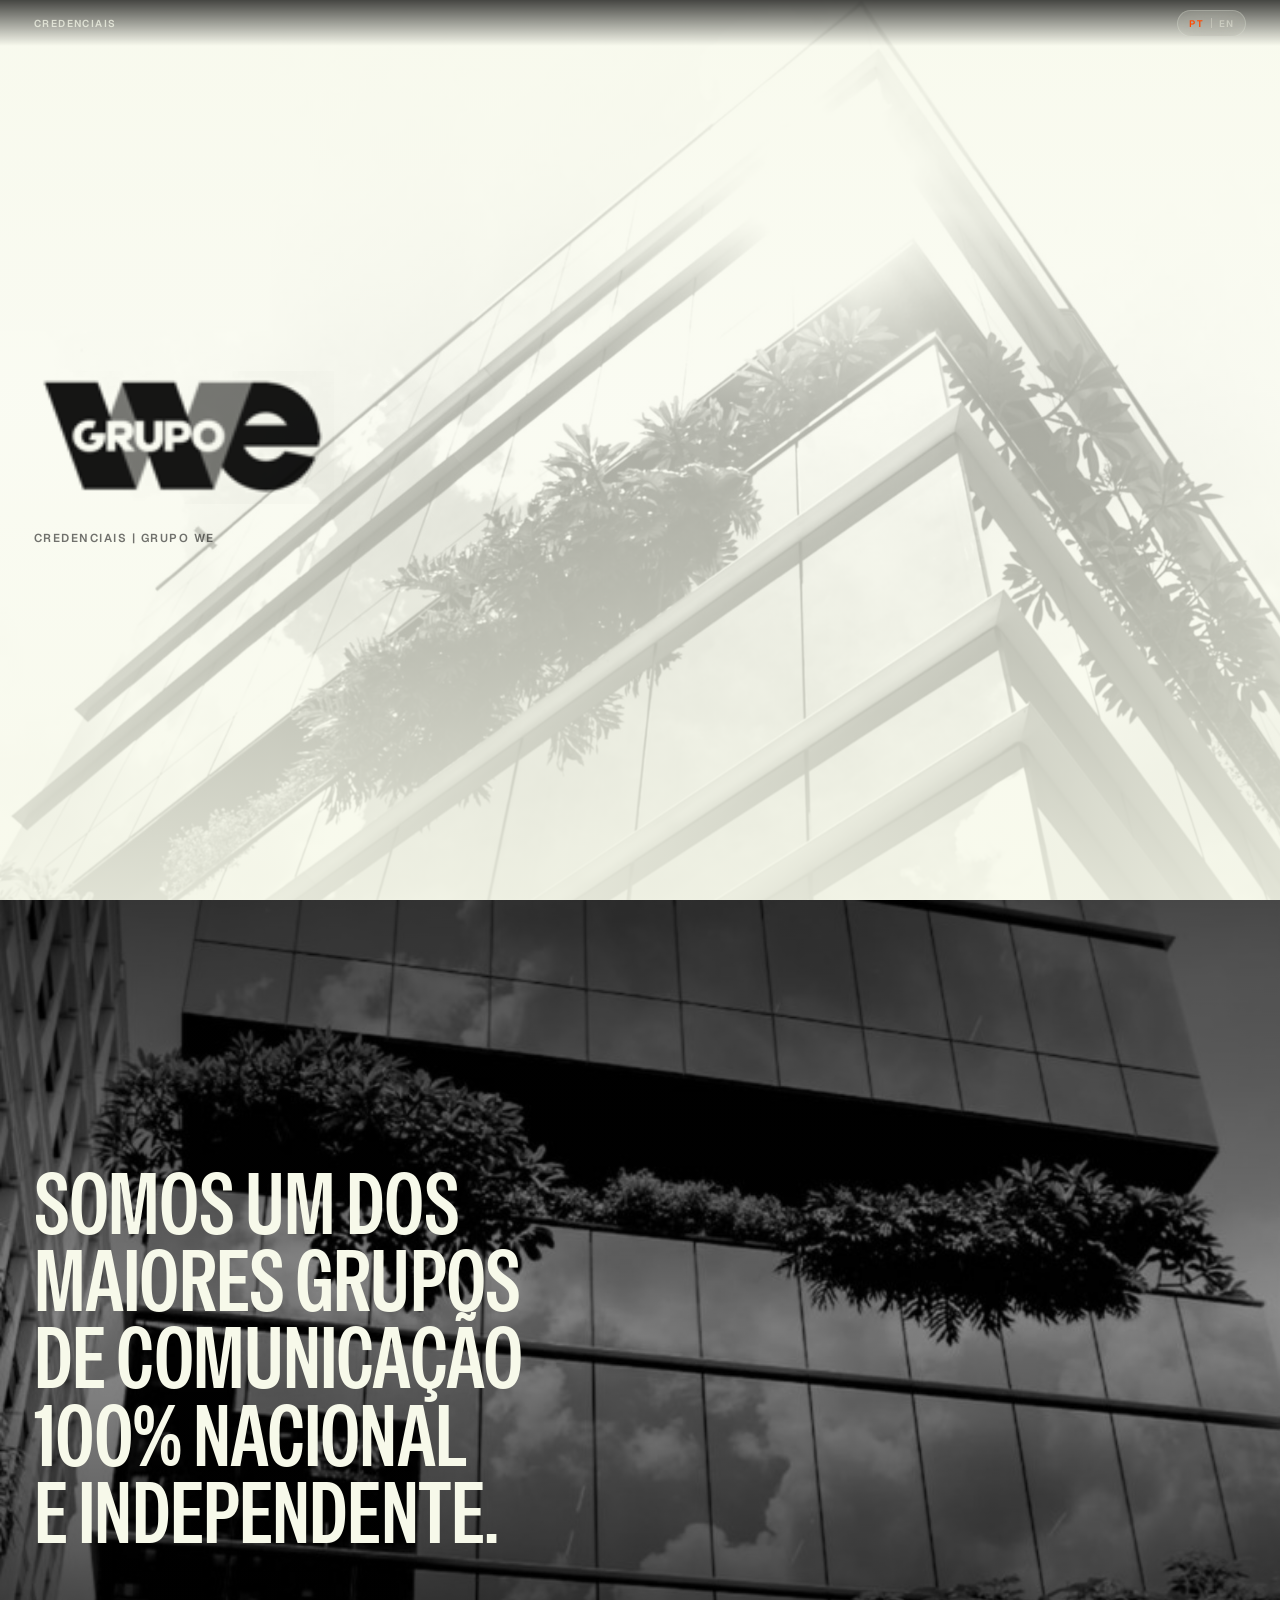
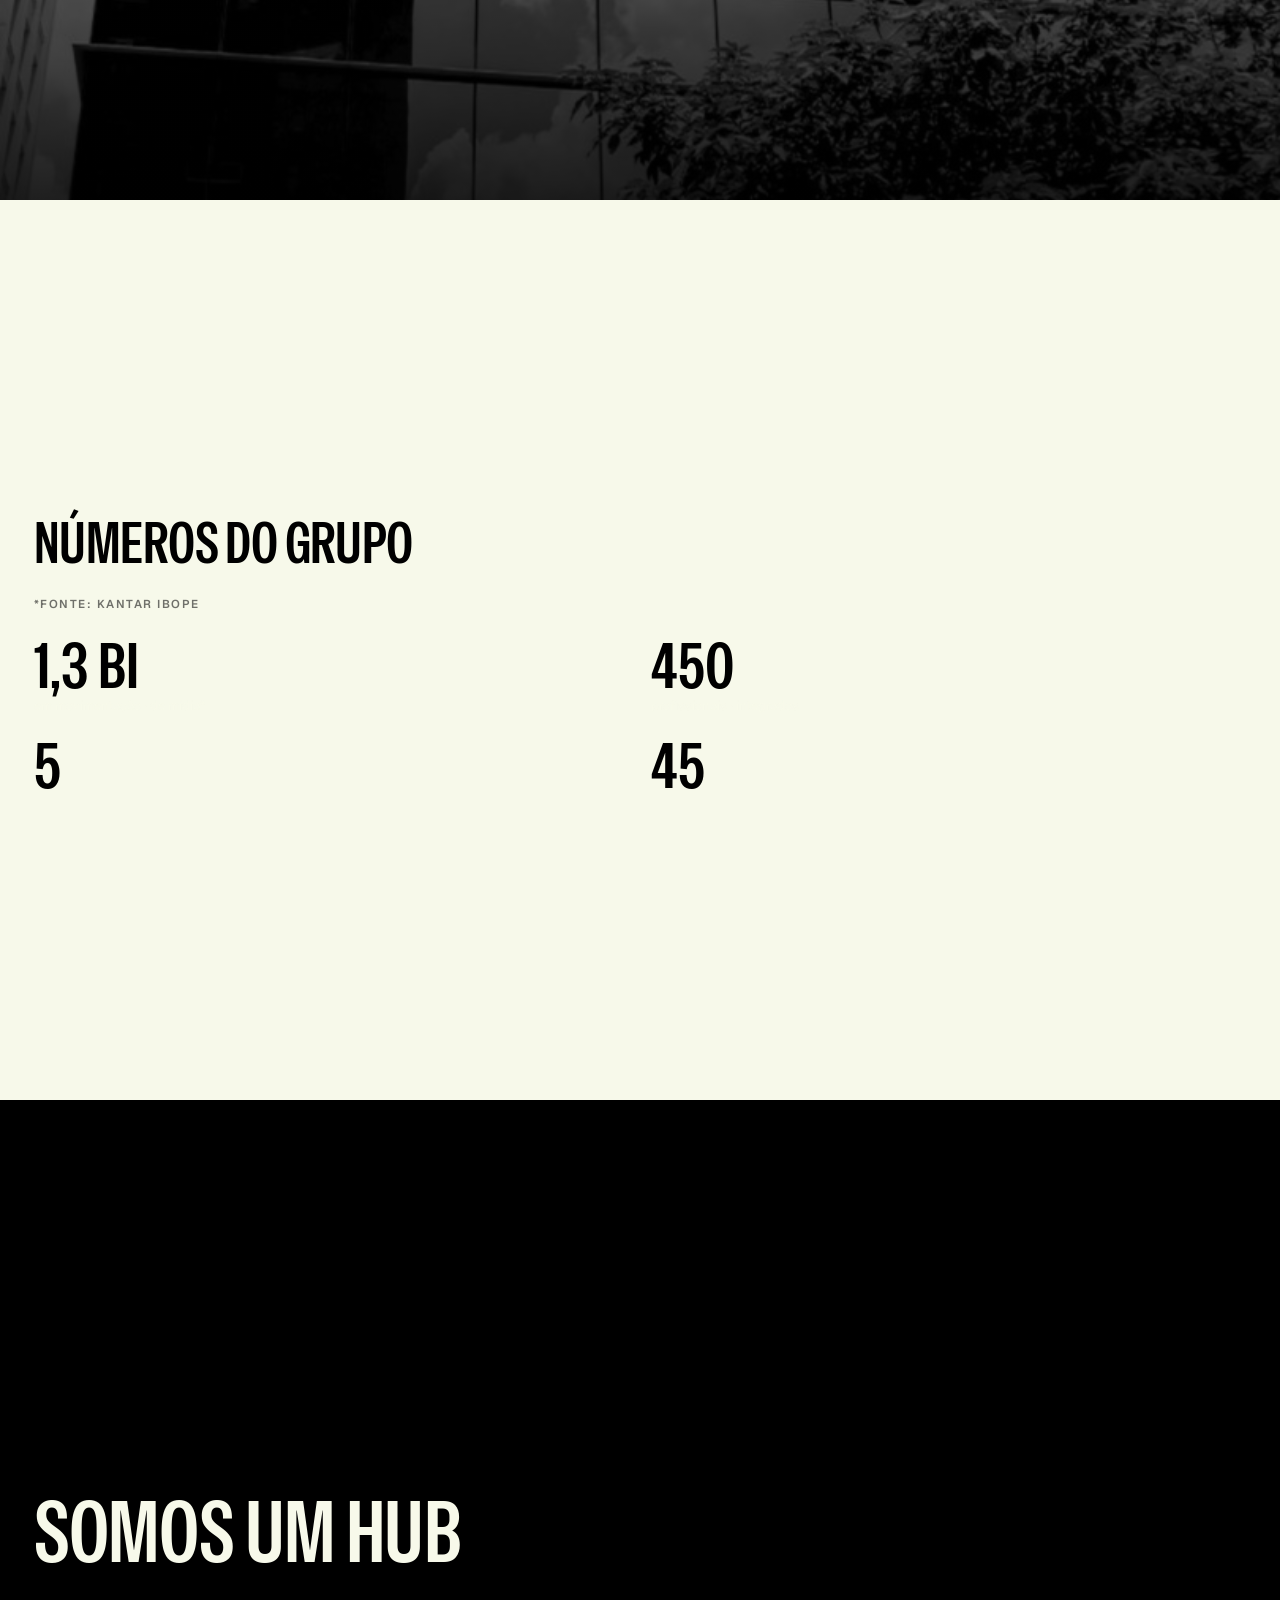
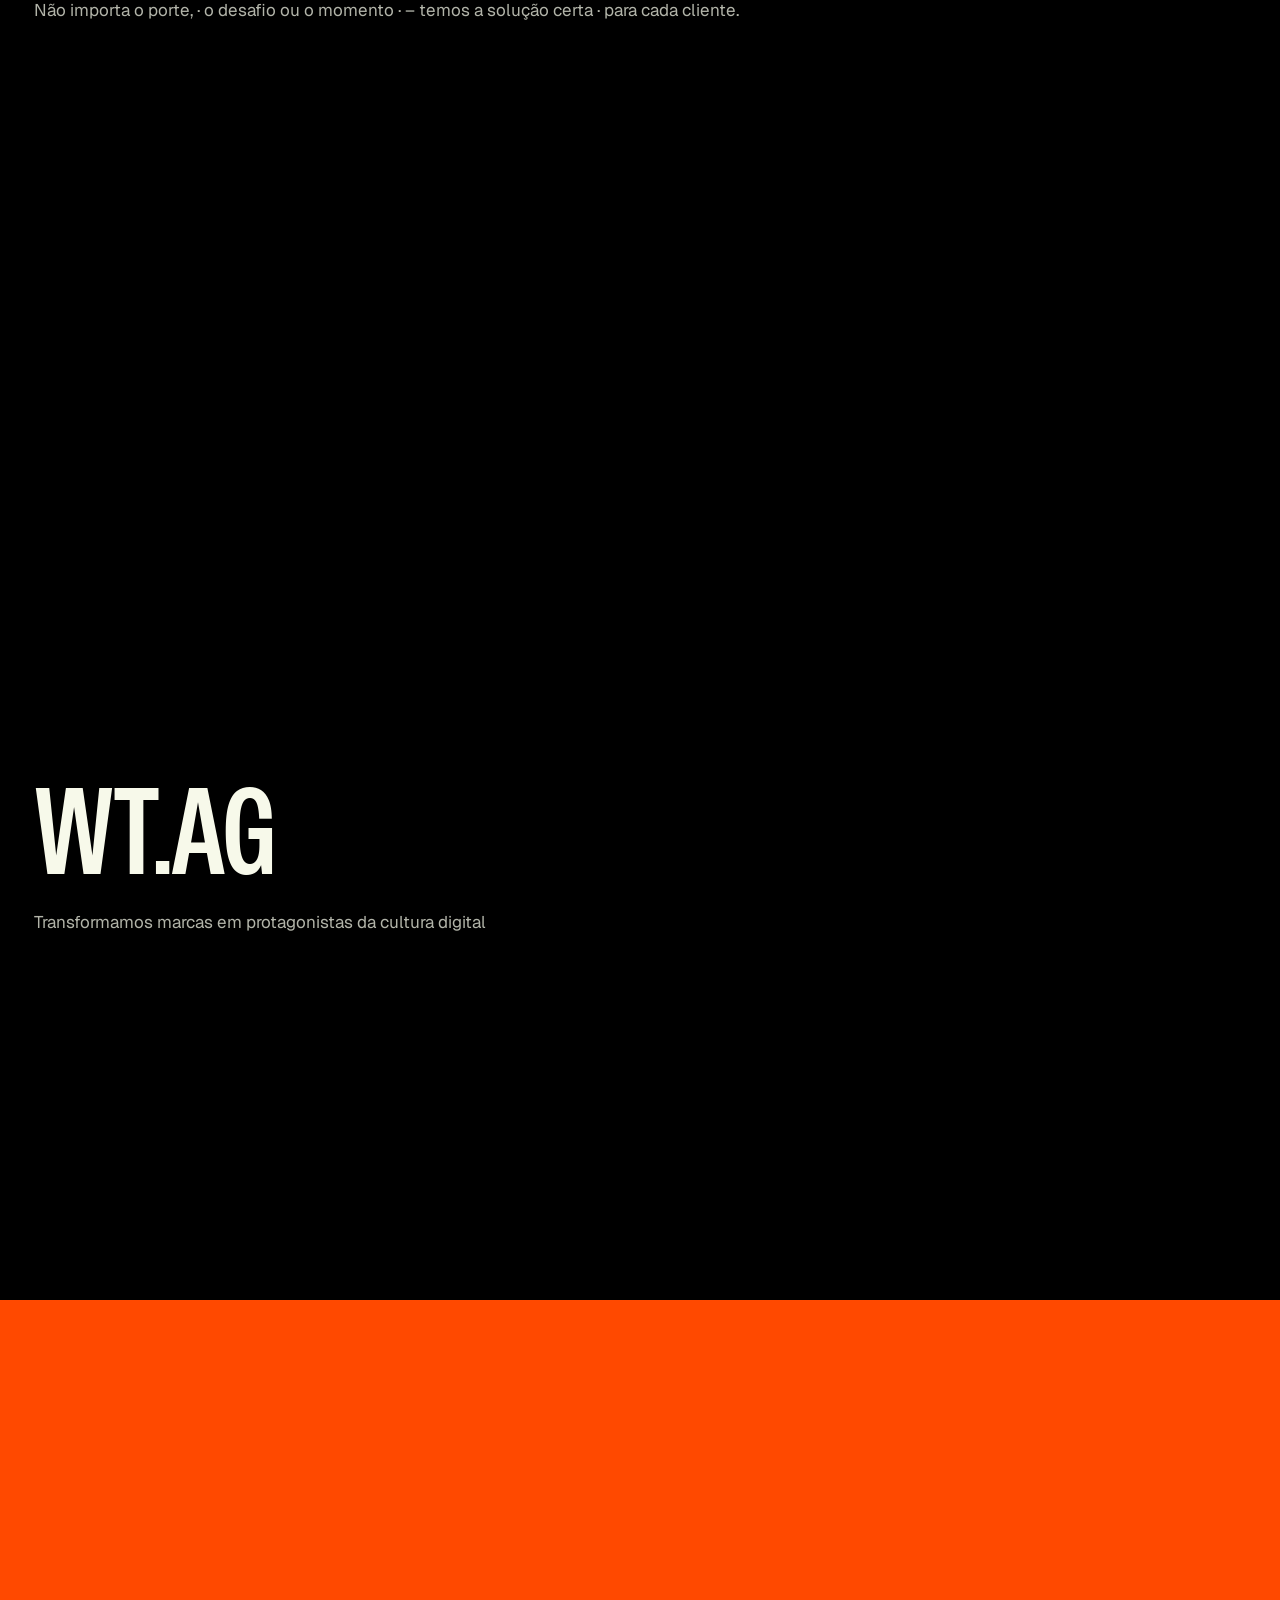
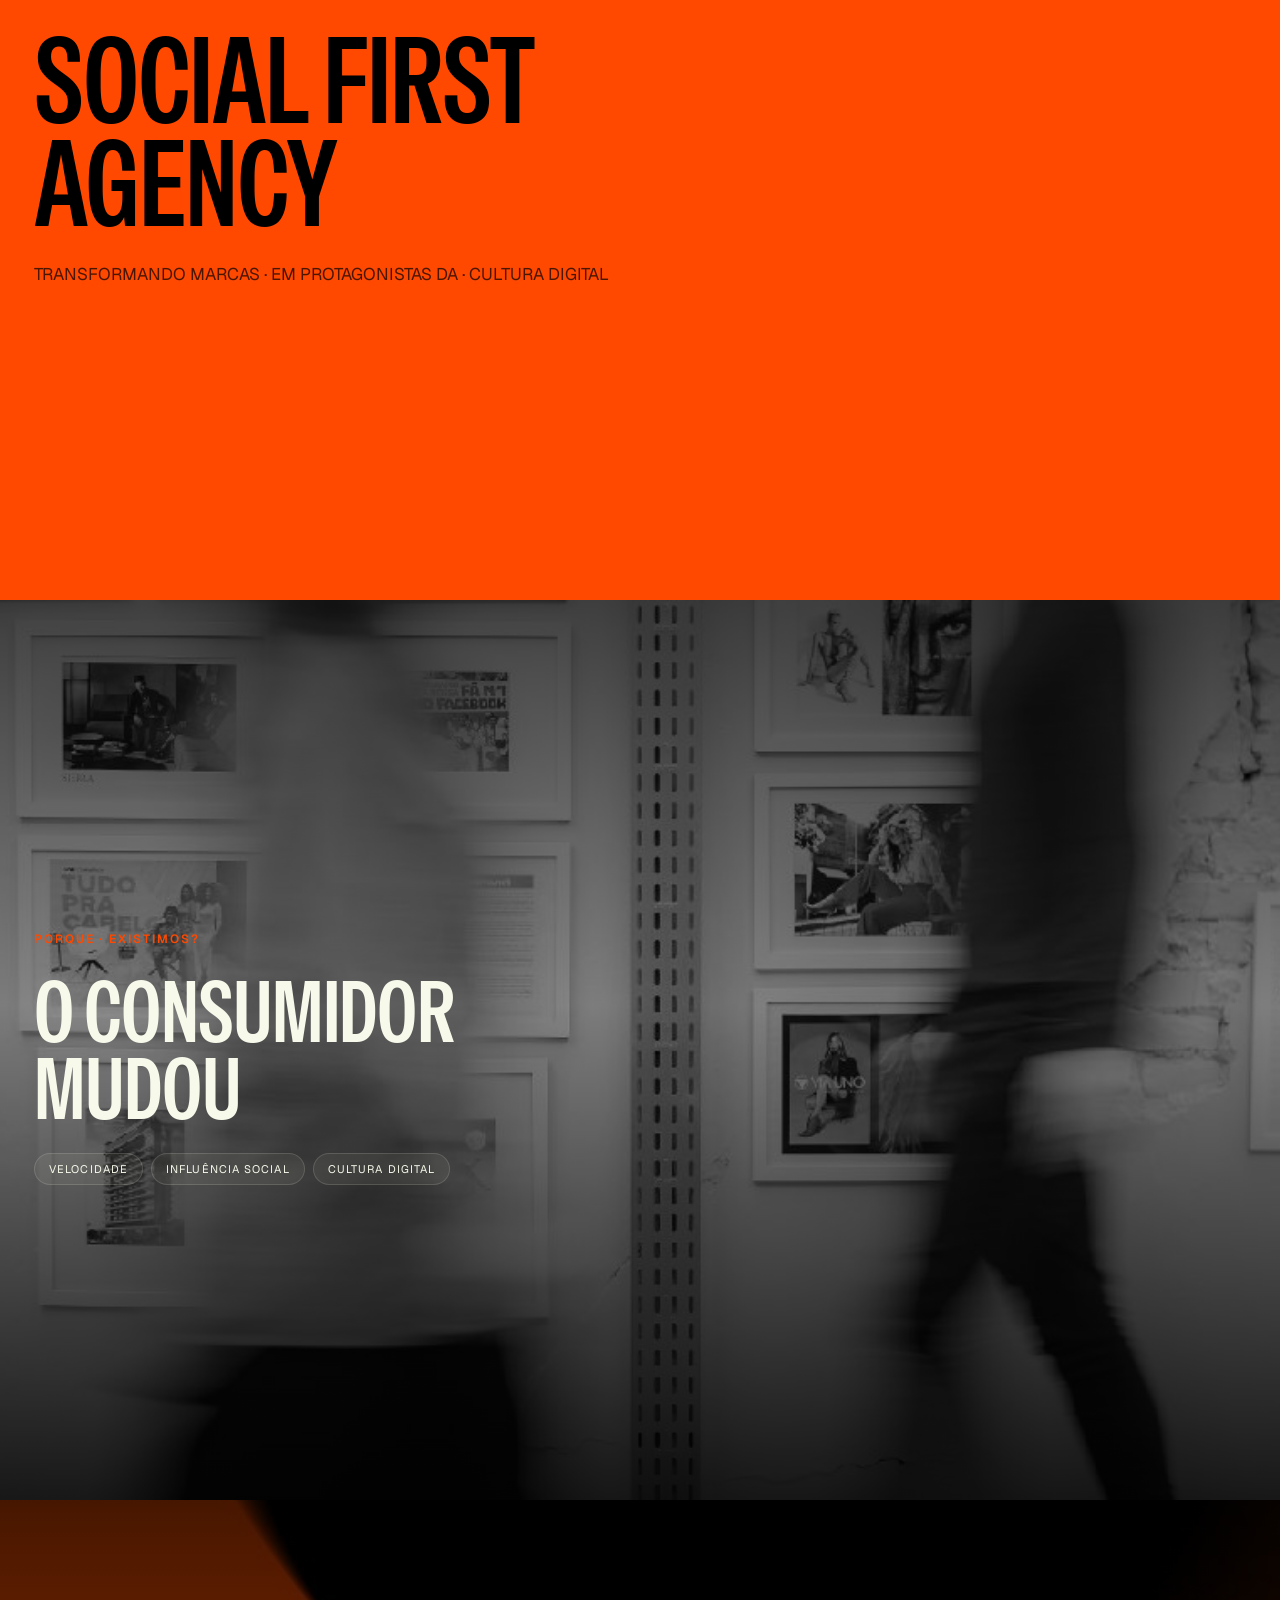
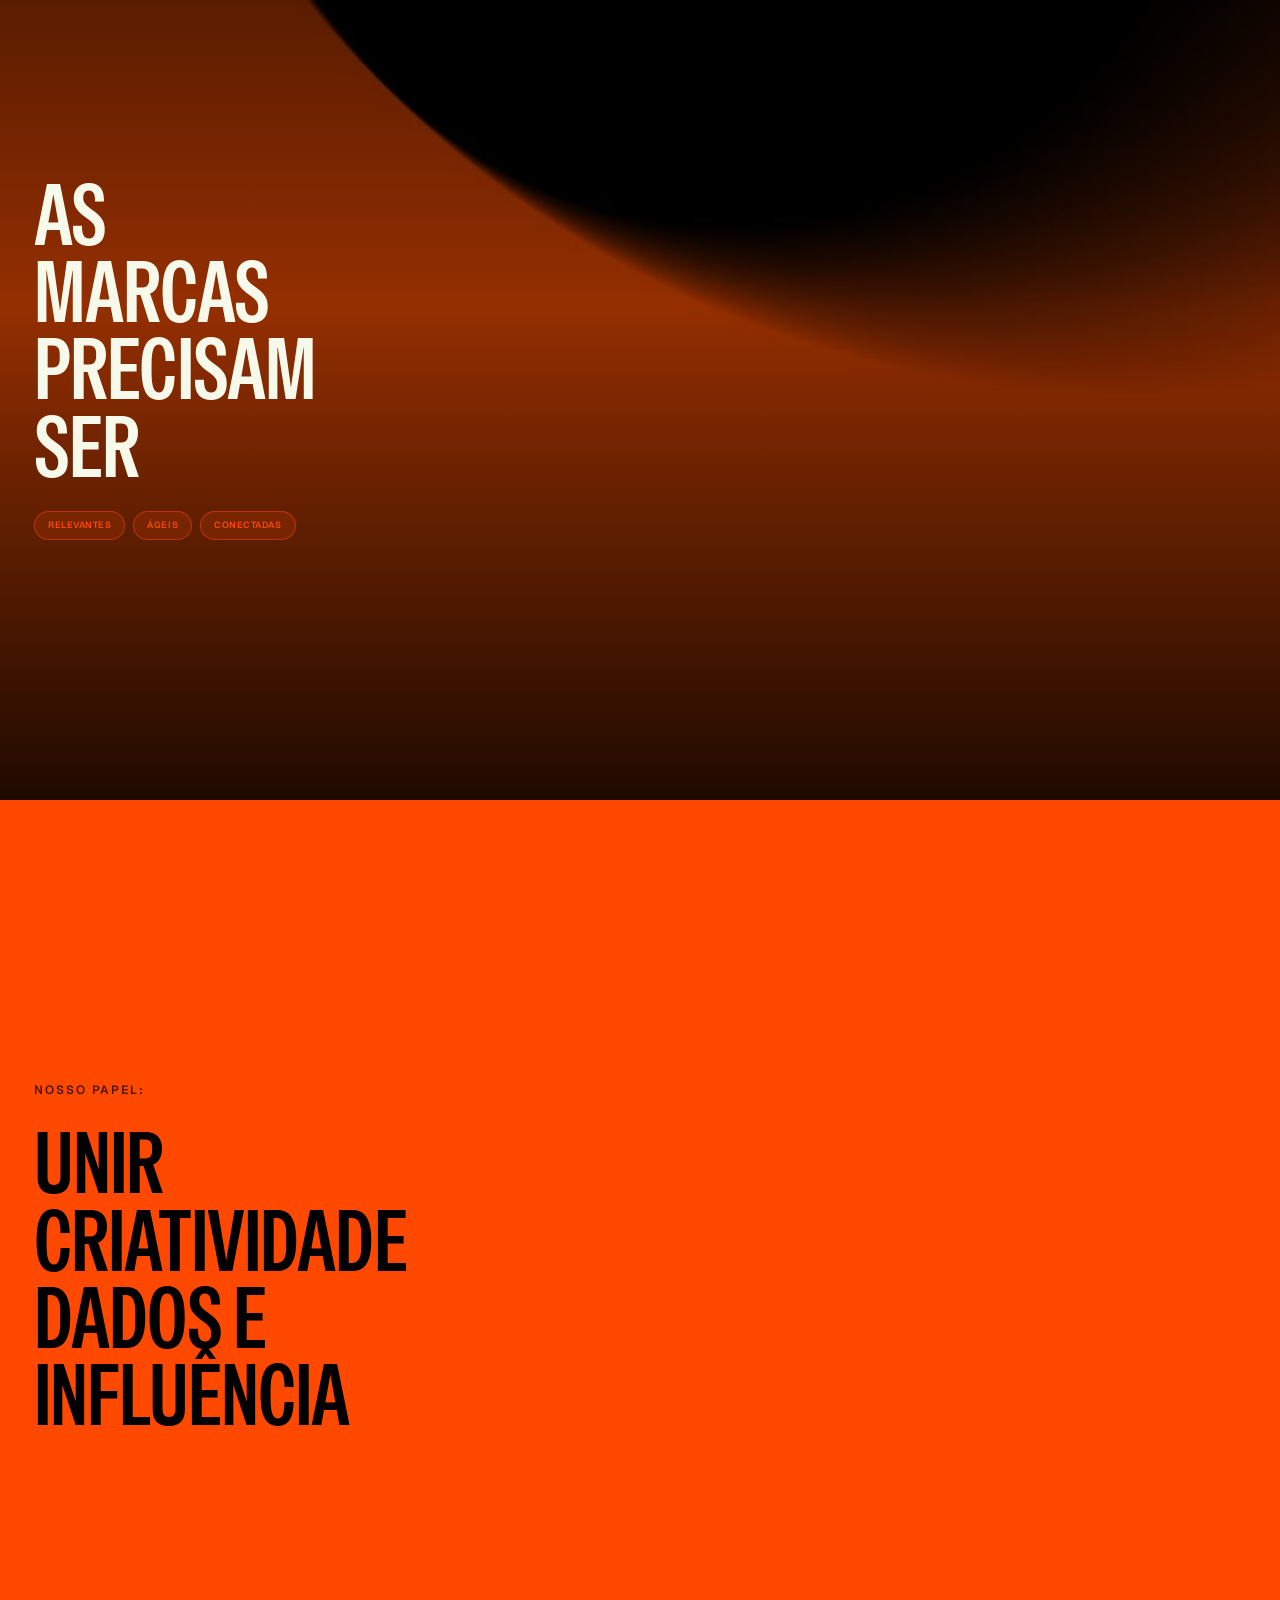
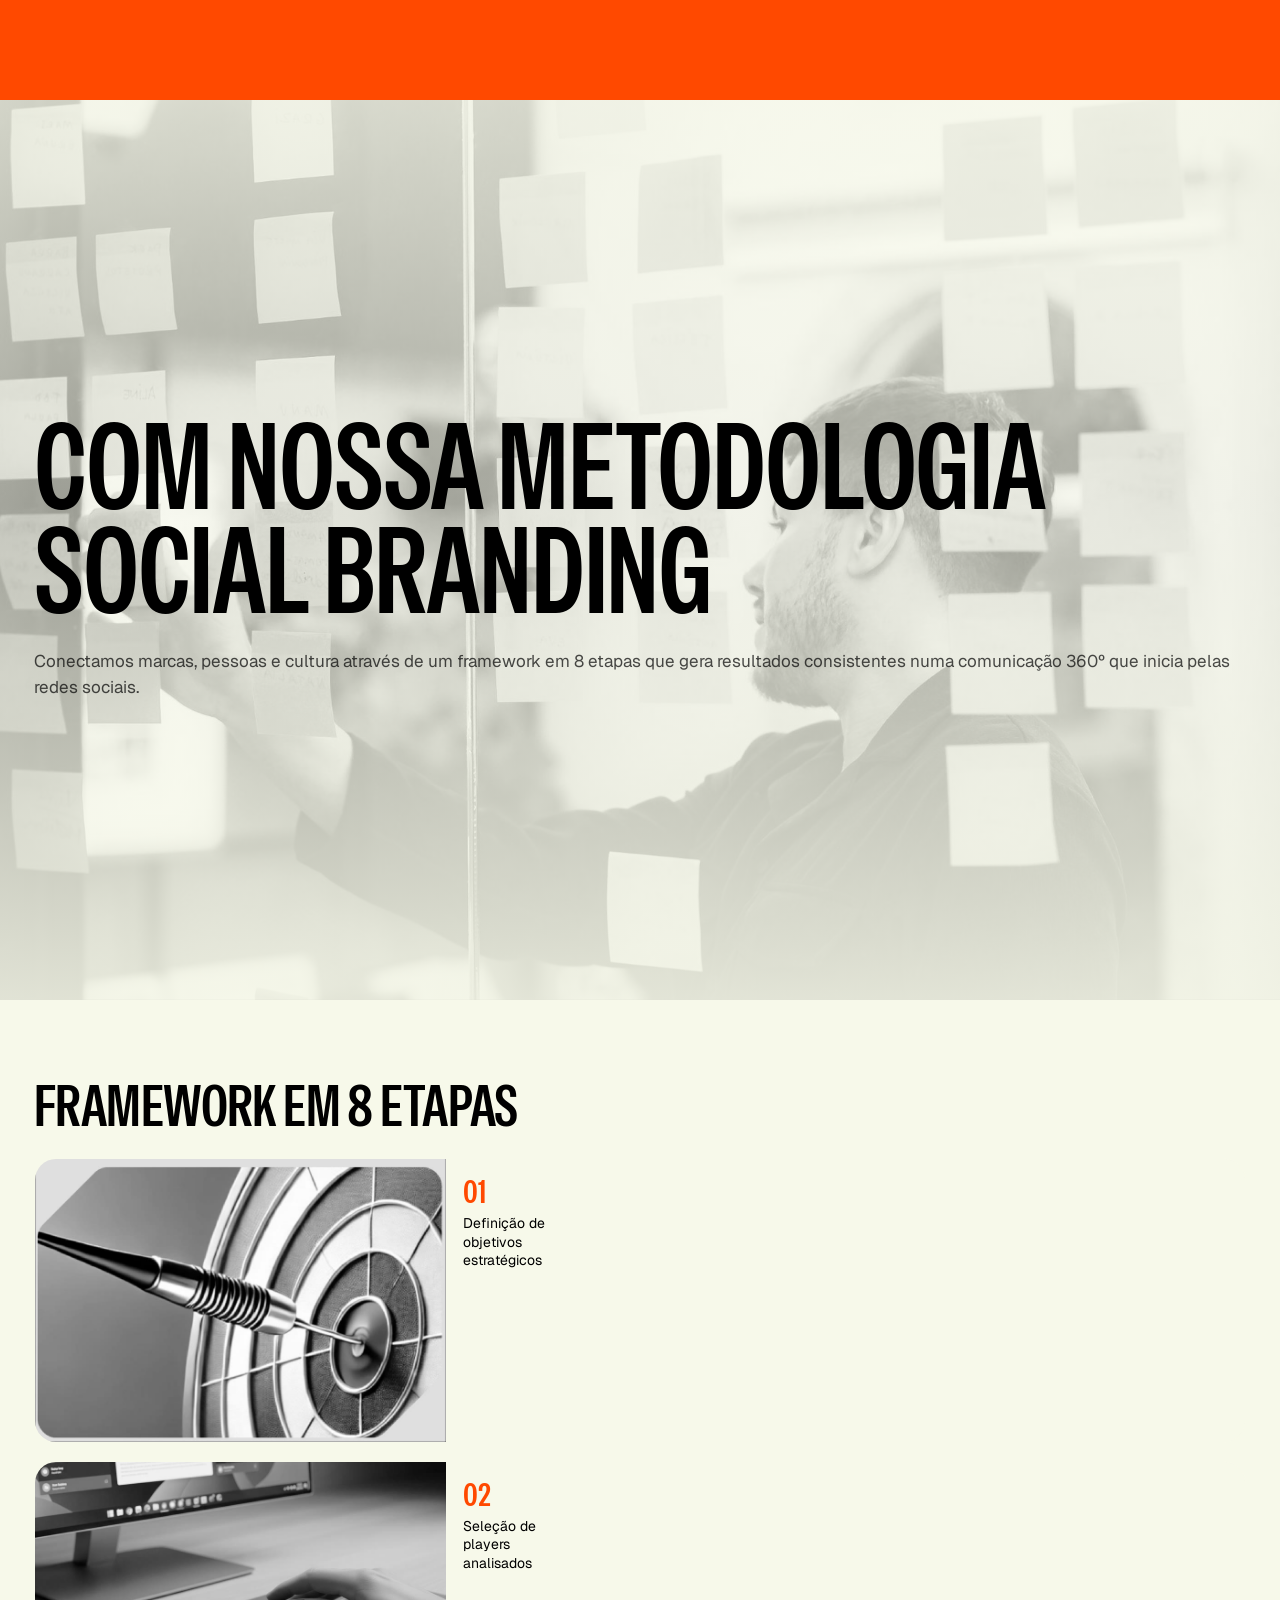
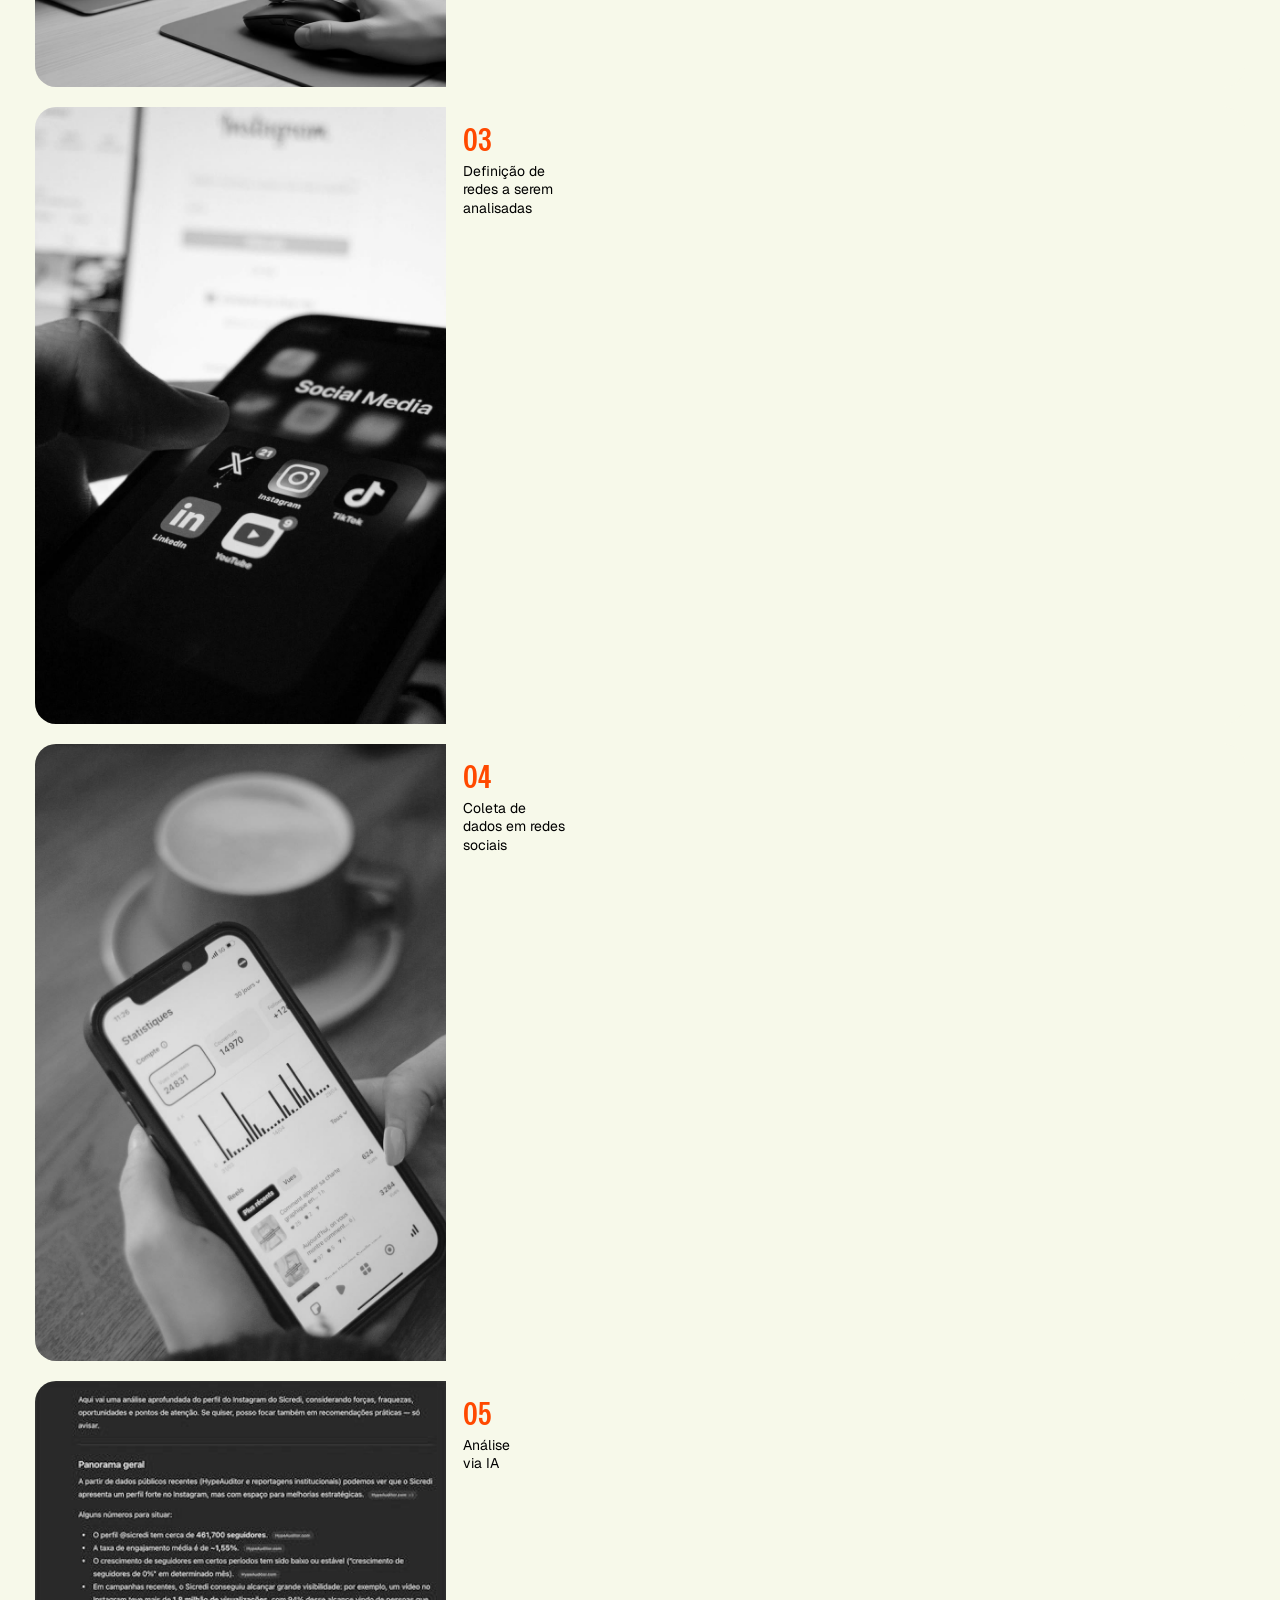
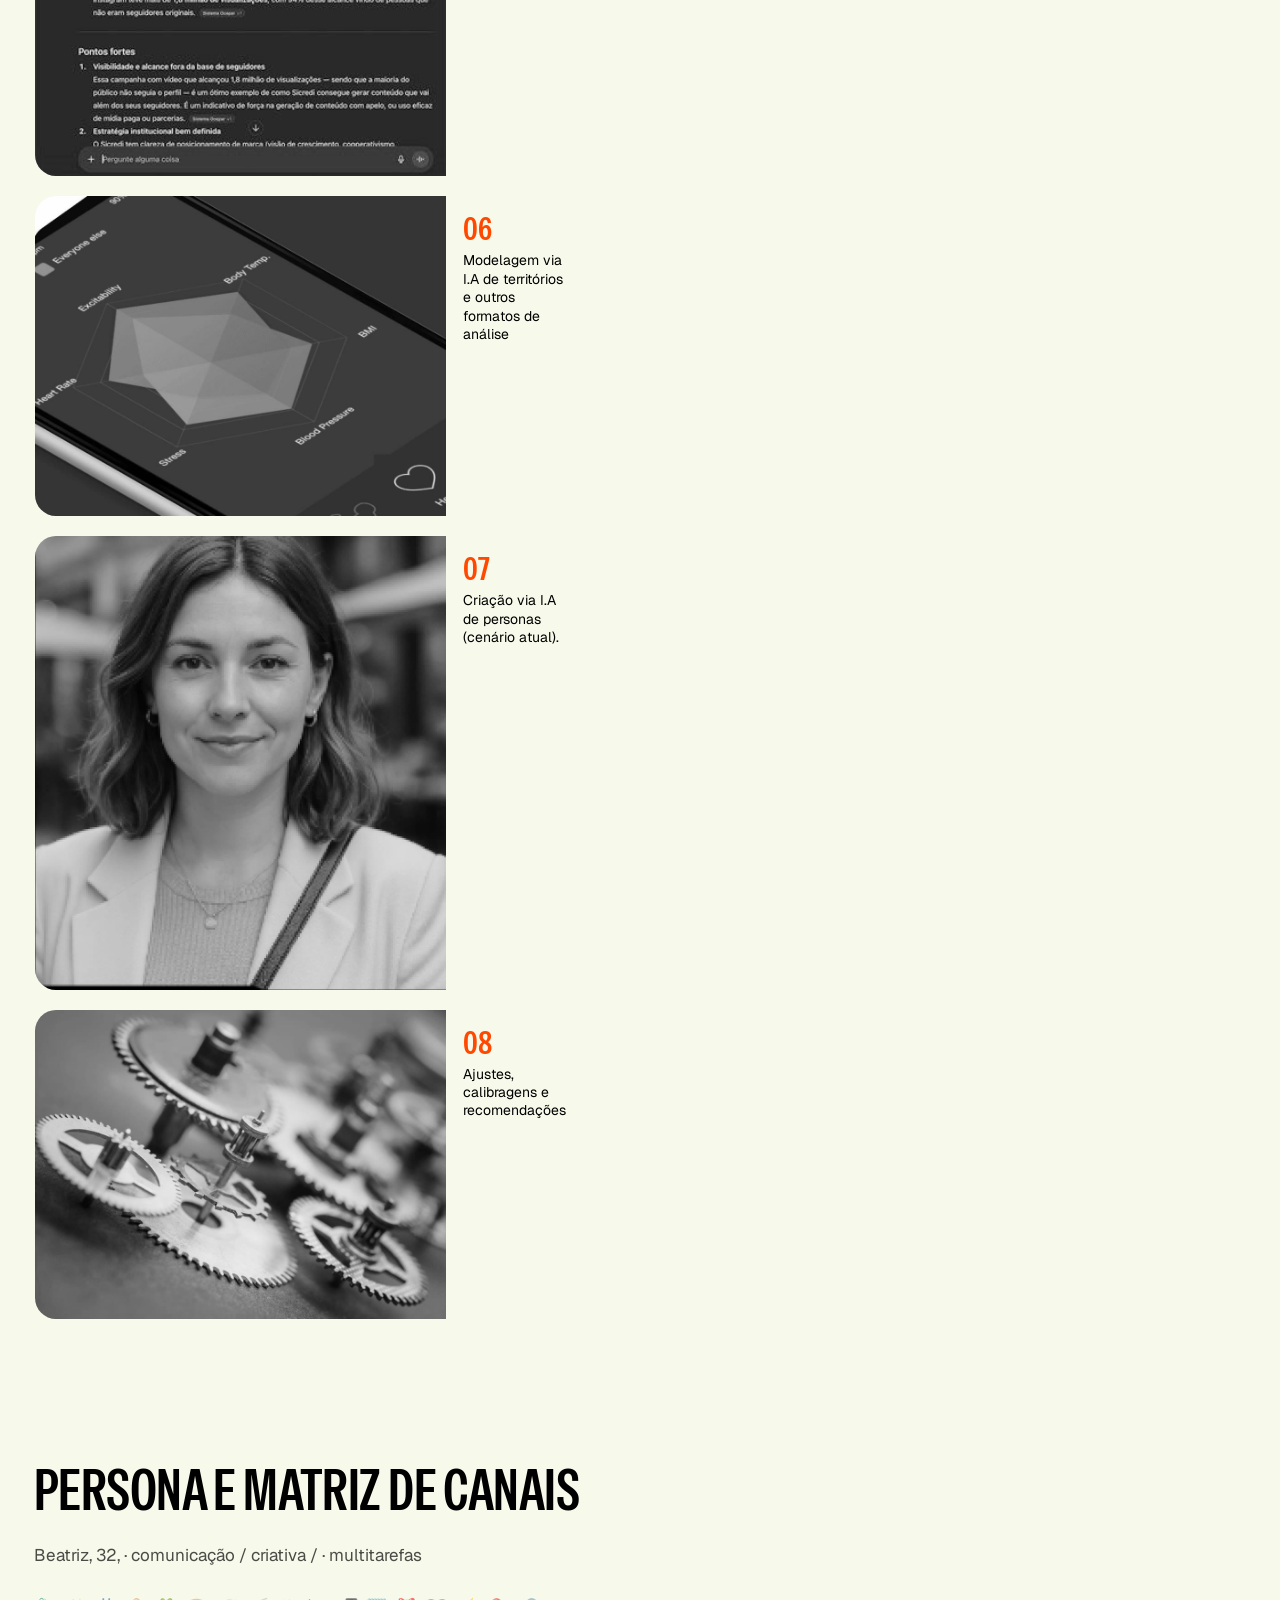
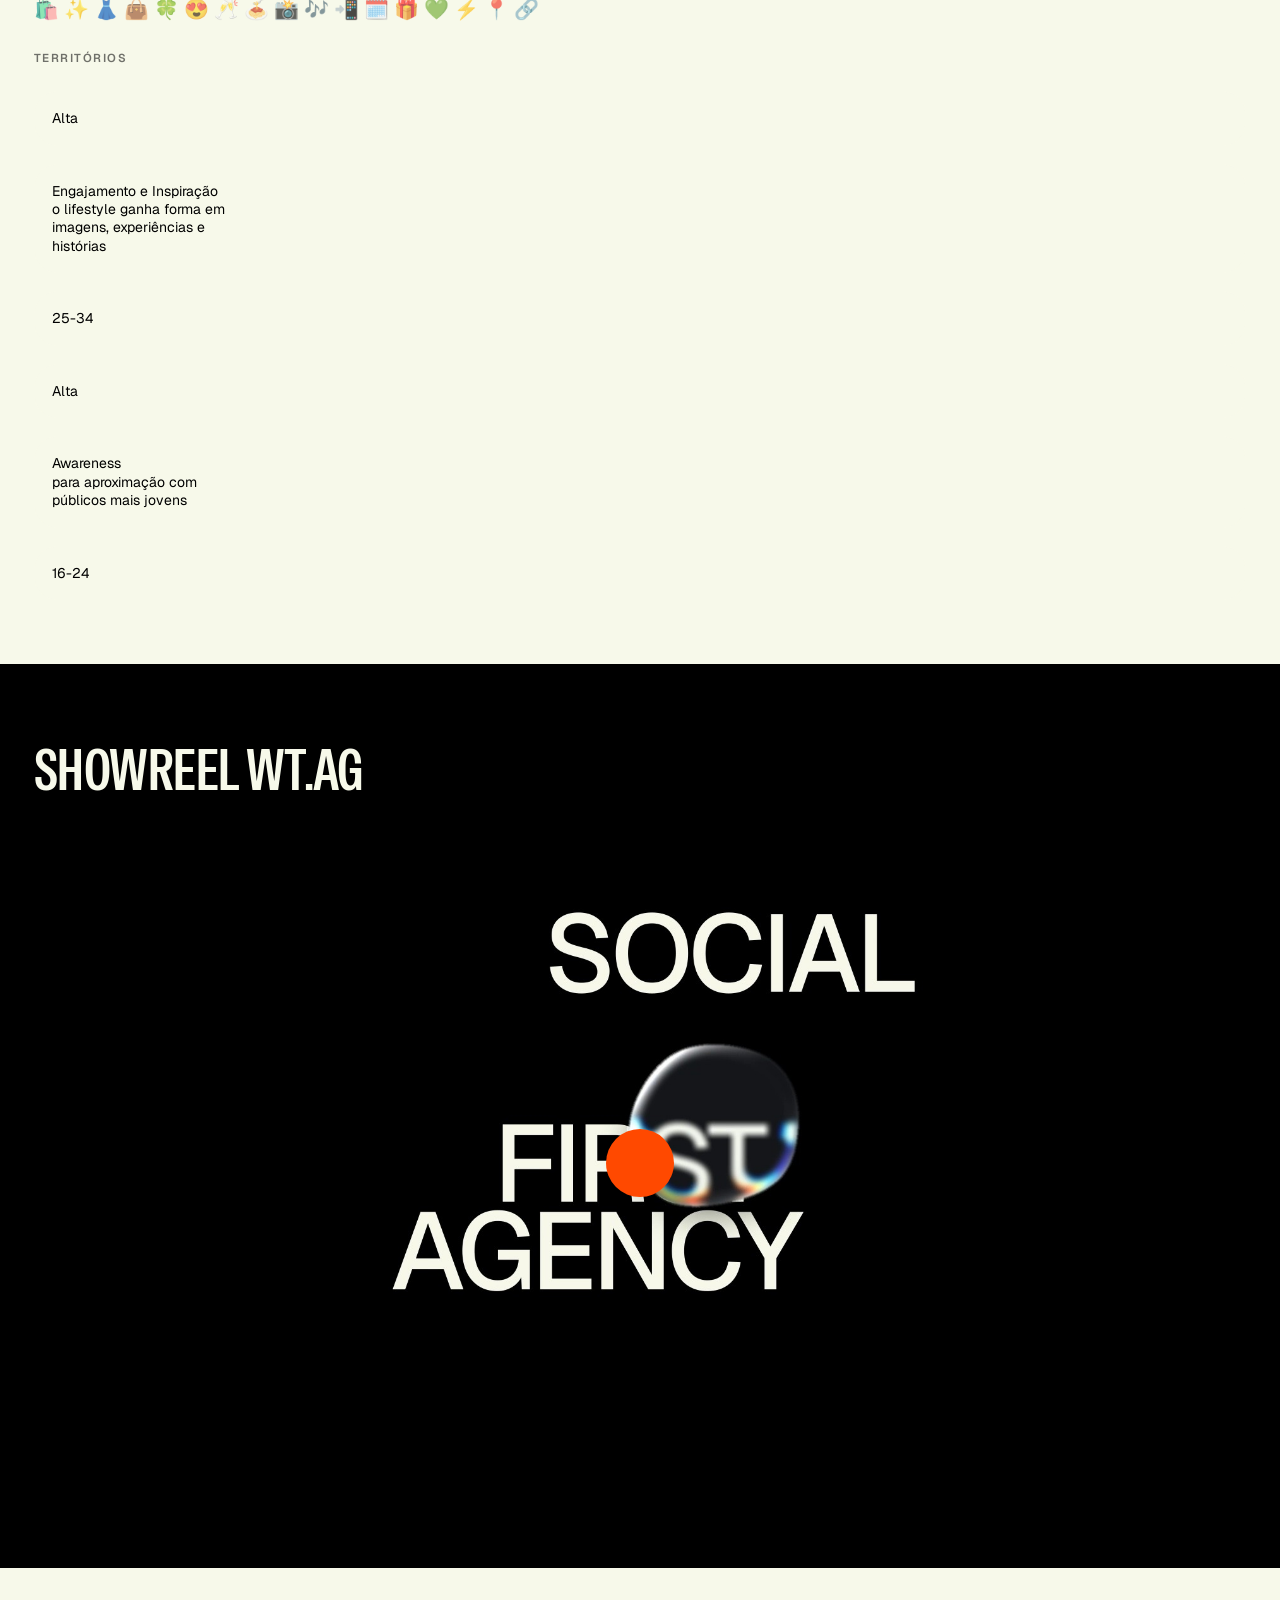
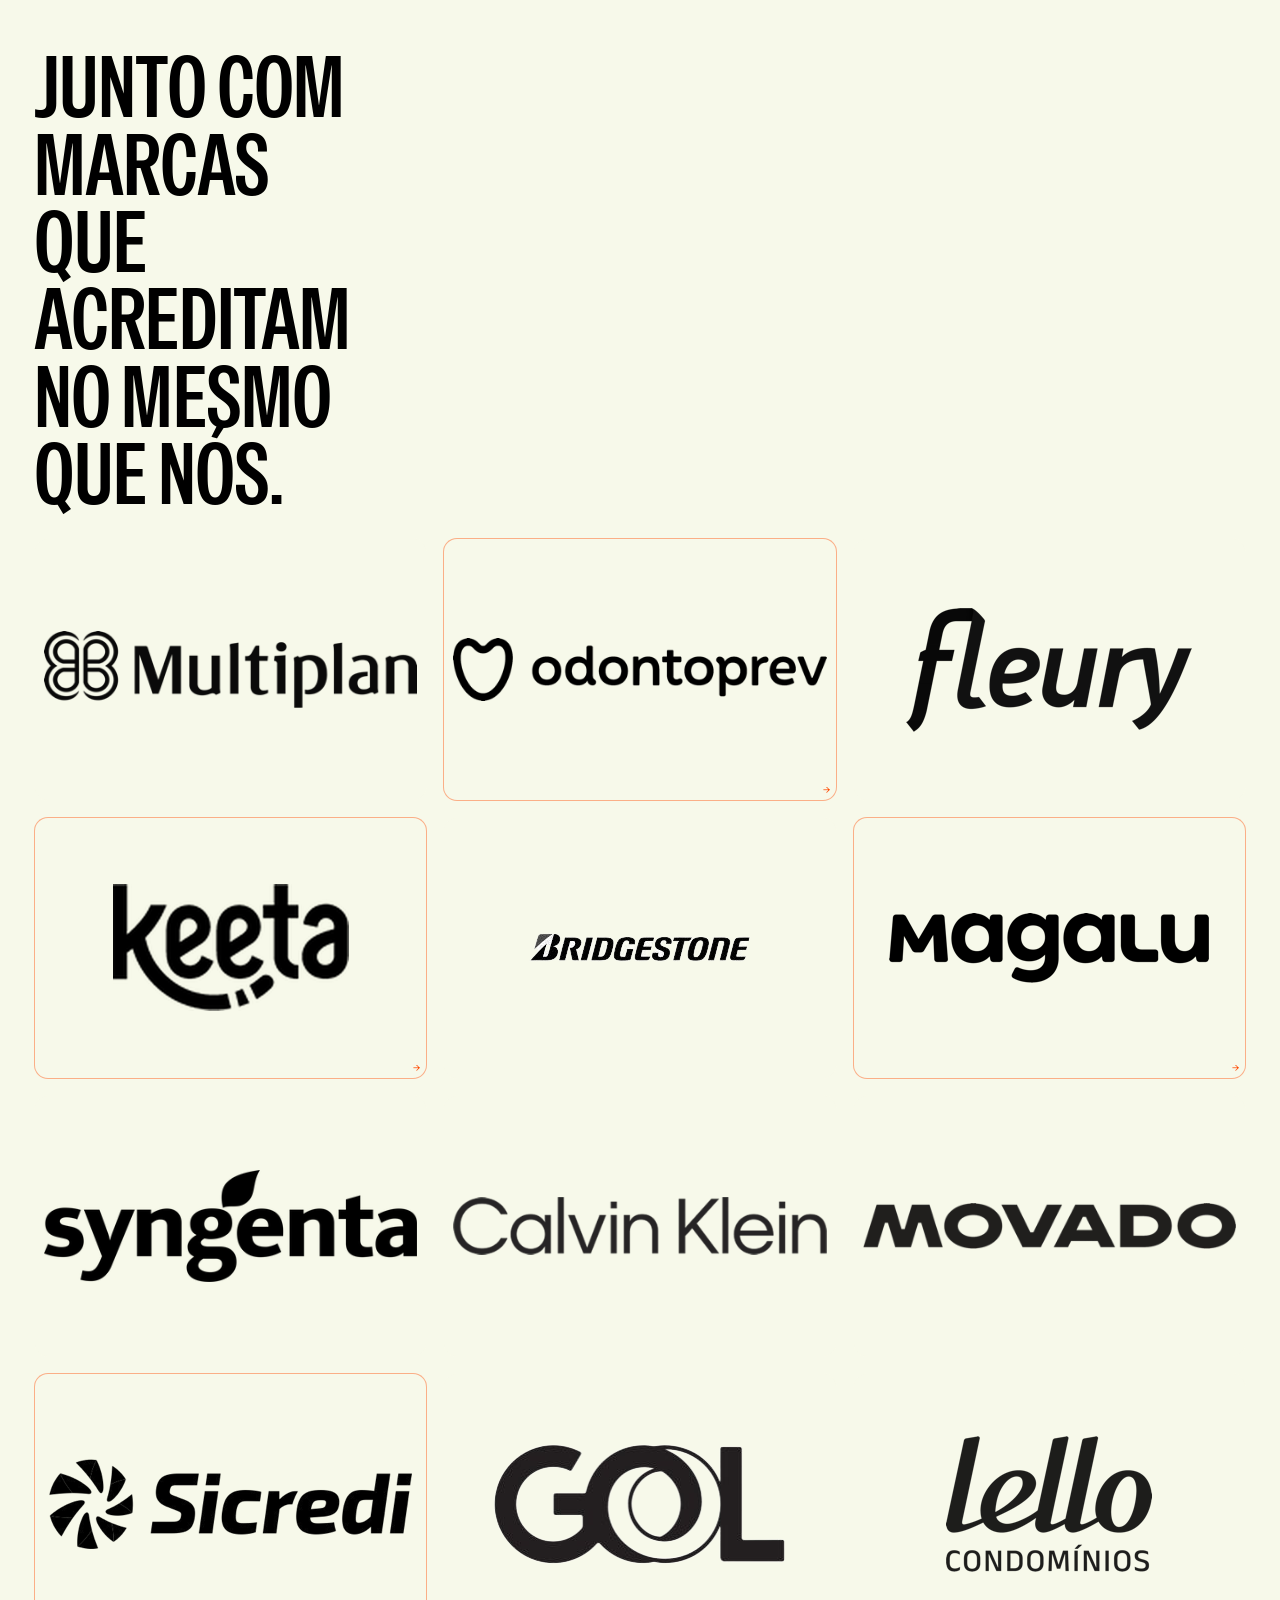
<file: mobile.html>
<!DOCTYPE html>
<html lang="pt-BR">
<head>
<meta charset="utf-8">
<meta name="viewport" content="width=device-width,initial-scale=1,viewport-fit=cover">
<title>WT.AG — Credenciais 2026</title>
<meta name="description" content="Credenciais WT.AG 2026 — Social First Agency.">
<meta name="theme-color" content="#000000">
<link rel="stylesheet" href="css/mobile.css?v=128">
</head>
<body>
<!-- ══════════════════════════════════════════════════════════════════════════
     ARQUIVO GERADO — NÃO EDITE À MÃO
     Sai de: index.html · via: python3 gerar-mobile.py
     ══════════════════════════════════════════════════════════════════════ -->
<div id="barra"></div>
<div id="topo">
  <span class="marca">Credenciais</span>
  <button class="lg" type="button" aria-label="Switch to English">
    <span data-lg="pt" class="is-on">PT</span><i></i><span data-lg="en">EN</span></button>
</div>

<section class="sec sec--claro" data-titulo="Capa · Grupo WE">
<div class="sec__bg"><img data-lazy="assets/img/we/we-capa-fachada.jpg" alt=""></div>
<img style="width:min(62%,300px);height:auto" data-lazy="assets/logo/grupo-we-claro.png" alt="Grupo WE">
<div class="rot">Credenciais  |  Grupo WE</div>
</section>
<section class="sec" data-titulo="100% nacional e independente">
<div class="sec__bg"><img data-lazy="assets/img/we/we-02-foto.jpg" alt=""></div>
<h2 class="tit">Somos um dos<br>maiores grupos<br>de comunicação<br>100% nacional<br>e independente.</h2>
</section>
<section class="sec sec--claro" data-titulo="Números do Grupo">

<h2 class="tit tit--p">Números do Grupo</h2>
<div class="rot">*Fonte: Kantar Ibope</div>
<div class="nums">
<div><div class="num__v">1,3 BI</div><div class="num__r">em movimentação · de mídia*</div></div>
<div><div class="num__v">450</div><div class="num__r">profissionais · integrados</div></div>
<div><div class="num__v">5</div><div class="num__r"></div></div>
<div><div class="num__v">45</div><div class="num__r"></div></div>
</div>
</section>
<section class="sec" data-titulo="Hub de Soluções">

<h2 class="tit">Somos um hub</h2>
<p class="txt">Não importa o porte, · o desafio ou o momento · – temos a solução certa · para cada cliente.</p>
</section>
<section class="sec" data-titulo="Abertura WT.AG">

<h2 class="tit tit--g">WT.AG</h2>
<p class="txt">Transformamos marcas em protagonistas da cultura digital</p>
</section>
<section class="sec sec--laranja" data-titulo="Social First Agency">

<h2 class="tit tit--g" data-en-txt="SOCIAL FIRST AGENCY">SOCIAL FIRST<br>AGENCY</h2>
<p class="txt">TRANSFORMANDO MARCAS · EM PROTAGONISTAS DA · CULTURA DIGITAL</p>
</section>
<section class="sec" data-titulo="O Consumidor Mudou">
<div class="sec__bg"><img data-lazy="assets/img/s08-galeria.jpg" alt=""></div>
<div class="kick">PORQUE · EXISTIMOS?</div>
<h2 class="tit" data-en-txt="THE CONSUMER CHANGED">O CONSUMIDOR<br>MUDOU</h2>
<div class="reperc"><span class="veiculo" style="padding:8px 14px;font-size:11px;letter-spacing:.1em;text-transform:uppercase">Velocidade</span><span class="veiculo" style="padding:8px 14px;font-size:11px;letter-spacing:.1em;text-transform:uppercase">Influência Social</span><span class="veiculo" style="padding:8px 14px;font-size:11px;letter-spacing:.1em;text-transform:uppercase">Cultura Digital</span></div>
</section>
<section class="sec" data-titulo="As Marcas Precisam Ser">
<div class="sec__bg"><img data-lazy="assets/img/s09-degrade-organico.jpg" alt=""></div>
<h2 class="tit" data-en-txt="BRANDS NEED TO BE">AS<br>MARCAS<br>PRECISAM<br>SER</h2>
<div class="reperc"><span class="premio"><em style="max-width:none">Relevantes</em></span><span class="premio"><em style="max-width:none">Ágeis</em></span><span class="premio"><em style="max-width:none">Conectadas</em></span></div>
</section>
<section class="sec sec--laranja" data-titulo="Unir Criatividade, Dados e Influência">

<div class="kick">Nosso papel:</div>
<h2 class="tit" data-en-txt="UNITING CREATIVITY, DATA AND INFLUENCE">UNIR<br>CRIATIVIDADE<br>DADOS E<br>INFLUÊNCIA</h2>
</section>
<section class="sec sec--claro" data-titulo="Metodologia Social Branding">
<div class="sec__bg"><img data-lazy="assets/img/s11-brainstorm.jpg" alt=""></div>
<h2 class="tit tit--g" data-en-txt="WITH OUR SOCIAL BRANDING METHODOLOGY">COM NOSSA METODOLOGIA<br>SOCIAL BRANDING</h2>
<p class="txt">Conectamos marcas, pessoas e cultura através de um framework em 8 etapas que gera resultados consistentes numa comunicação 360º que inicia pelas redes sociais.</p>
</section>
<section class="sec sec--claro sec--auto" data-titulo="Framework em 8 Etapas">

<h2 class="tit tit--p">Framework em 8 Etapas</h2>
<div class="cards">
<div class="card"><div class="card__win"><img data-lazy="assets/img/framework/etapa-01.jpg" alt=""></div><div class="card__body"><span class="card__n">01</span><span class="card__lb">Definição de<br>objetivos<br>estratégicos</span></div></div>
<div class="card"><div class="card__win"><img data-lazy="assets/img/framework/etapa-02.jpg" alt=""></div><div class="card__body"><span class="card__n">02</span><span class="card__lb">Seleção de<br>players<br>analisados</span></div></div>
<div class="card"><div class="card__win"><img data-lazy="assets/img/framework/etapa-03.jpg" alt=""></div><div class="card__body"><span class="card__n">03</span><span class="card__lb">Definição de<br>redes a serem<br>analisadas</span></div></div>
<div class="card"><div class="card__win"><img data-lazy="assets/img/framework/etapa-04.jpg" alt=""></div><div class="card__body"><span class="card__n">04</span><span class="card__lb">Coleta de<br>dados em redes<br>sociais</span></div></div>
<div class="card"><div class="card__win"><img data-lazy="assets/img/framework/etapa-05.jpg" alt=""></div><div class="card__body"><span class="card__n">05</span><span class="card__lb">Análise<br>via IA</span></div></div>
<div class="card"><div class="card__win"><img data-lazy="assets/img/framework/etapa-06.jpg" alt=""></div><div class="card__body"><span class="card__n">06</span><span class="card__lb">Modelagem via<br>I.A de territórios<br>e outros<br>formatos de<br>análise</span></div></div>
<div class="card"><div class="card__win"><img data-lazy="assets/img/framework/etapa-07.jpg" alt=""></div><div class="card__body"><span class="card__n">07</span><span class="card__lb">Criação via I.A<br>de personas<br>(cenário atual).</span></div></div>
<div class="card"><div class="card__win"><img data-lazy="assets/img/framework/etapa-08.jpg" alt=""></div><div class="card__body"><span class="card__n">08</span><span class="card__lb">Ajustes,<br>calibragens e<br>recomendações</span></div></div>
</div>
</section>
<section class="sec sec--claro sec--auto" data-titulo="Persona e Matriz de Canais">

<h2 class="tit tit--p">Persona e Matriz de Canais</h2>
<p class="txt">Beatriz, 32, · comunicação / criativa / · multitarefas</p>
<div class="txt" style="font-size:20px;line-height:1.5">🛍️ ✨ 👗 👜 🍀 😍 🥂 🍝 📸 🎶 📲 🗓️ 🎁 💚 ⚡ 📍 🔗</div>
<div><div class="rot">Territórios</div><div class="reperc"></div></div>
<div class="cards">
<div class="card"><div class="card__body"><span class="card__lb">Alta</span></div></div>
<div class="card"><div class="card__body"><span class="card__lb">Engajamento e Inspiração<br>o lifestyle ganha forma em<br>imagens, experiências e<br>histórias</span></div></div>
<div class="card"><div class="card__body"><span class="card__lb">25-34</span></div></div>
<div class="card"><div class="card__body"><span class="card__lb">Alta</span></div></div>
<div class="card"><div class="card__body"><span class="card__lb">Awareness<br>para aproximação com<br>públicos mais jovens</span></div></div>
<div class="card"><div class="card__body"><span class="card__lb">16-24</span></div></div>
</div>
</section>
<section class="sec" data-titulo="Showreel WT.AG">

<h2 class="tit tit--p">Showreel WT.AG</h2>
<div class="media media--16x9" data-video="assets/video/showreel-wtag.mp4" data-legenda="Showreel WT.AG · 2026  ·  clique para reproduzir  ·  F para tela cheia"><img data-lazy="assets/img/poster-showreel.jpg" alt=""><button class="play" type="button" aria-label="Assistir"></button></div>
</section>
<section class="sec sec--claro sec--auto" id="m-s-parceiras" style="--acento:#2B7FFF" data-titulo="Marcas Parceiras">

<h2 class="tit" data-en-txt="TOGETHER WITH&lt;br&gt;BRANDS&lt;br&gt;THAT&lt;br&gt;BELIEVE&lt;br&gt;IN THE SAME&lt;br&gt;AS WE DO.">JUNTO COM<br>MARCAS<br>QUE<br>ACREDITAM<br>NO MESMO<br>QUE NÓS.</h2>
<div class="logos">
<div class="logo"><img data-lazy="assets/img/logos-partners/multiplan.png" alt="Multiplan"></div>
<div class="logo logo--case" data-ir="m-s-odontoprev"><img data-lazy="assets/img/logos-partners/odontoprev.png" alt="Odontoprev"></div>
<div class="logo"><img data-lazy="assets/img/logos-partners/fleury.png" alt="Fleury"></div>
<div class="logo logo--case" data-ir="m-s-central-corre"><img data-lazy="assets/img/logos-partners/keeta.png" alt="Keeta"></div>
<div class="logo"><img data-lazy="assets/img/logos-partners/bridgestone.png" alt="Bridgestone"></div>
<div class="logo logo--case" data-ir="m-s-magalu"><img data-lazy="assets/img/logos-partners/magalu.png" alt="Magalu"></div>
<div class="logo"><img data-lazy="assets/img/logos-partners/syngenta.png" alt="Syngenta"></div>
<div class="logo"><img data-lazy="assets/img/logos-partners/calvin-klein.png" alt="Calvin Klein"></div>
<div class="logo"><img data-lazy="assets/img/logos-partners/movado.png" alt="Movado"></div>
<div class="logo logo--case" data-ir="m-s-sicredi"><img data-lazy="assets/img/logos-partners/sicredi.png" alt="Sicredi"></div>
<div class="logo"><img data-lazy="assets/img/logos-partners/gol.png" alt="GOL"></div>
<div class="logo"><img data-lazy="assets/img/logos-partners/lello.png" alt="Lello Condomínios"></div>
<div class="logo"><img data-lazy="assets/img/logos-partners/brasilux.png" alt="Brasilux Tintas"></div>
<div class="logo"><img data-lazy="assets/img/logos-partners/nurnberg-messe.png" alt="Nürnberg Messe"></div>
<div class="logo"><img data-lazy="assets/img/logos-partners/sao-judas.png" alt="São Judas Universidade"></div>
<div class="logo"><img data-lazy="assets/img/logos-partners/abicalcados.png" alt="Abicalçados"></div>
</div>
</section>
<section class="sec" data-titulo="Divisor · Cultura e Cases">
<h2 class="tit tit--g">CASES</h2>
</section>
<section class="sec sec--auto" id="m-s-magalu" style="--acento:#2B7FFF" data-titulo="Magalu · Craques Gigantes" data-case="1">
<div class="sec__bg"><img data-lazy="assets/img/cases/magalu-fundo.jpg" alt=""></div>
<div class="credito"><img data-lazy="assets/img/logos-cases/influenciador-magalu.png" alt="Influenciador Magalu"><em>apresenta</em></div>
<img class="selo" data-lazy="assets/img/logos-cases/selo-craques-gigantes.png" alt="Craques Gigantes">
<div class="media media--16x9" data-video="assets/video/case-magalu.mp4" data-legenda="Magalu · Craques Gigantes"><img data-lazy="assets/img/cases/magalu-hero.jpg" alt=""><button class="play" type="button" aria-label="Assistir"></button></div>
<div class="minis">
<div class="mini" data-legenda="Reels dos afiliados Magalu"><img data-lazy="assets/img/cases/magalu-img1.jpg" alt=""></div>
<div class="mini" data-legenda="Conteúdos da liga de vendas"><img data-lazy="assets/img/cases/magalu-img2.jpg" alt=""></div>
<div class="mini" data-legenda="Live de premiação"><img data-lazy="assets/img/cases/magalu-img3.jpg" alt=""></div>
</div>
<div class="bloco"><h3>Contexto</h3><p class="txt">No Brasil, 45% das pessoas buscam na renda extra a solução para apoiar as finanças da família. Nesse cenário, oportunidades de faturamento adicional ganham ainda mais relevância social e impacto real.</p></div>
<div class="bloco"><h3>Insight</h3><p class="txt">Durante a Copa, o mercado disputa atenção com os mesmos formatos e criadores. O Magalu foi por outro caminho: em vez de contratar, revelou influência através dos seus próprios afiliados.</p></div>
<div class="bloco"><h3>Ideia</h3><p class="txt">“Craques Gigantes” foi uma competição nacional que transformou afiliados em jogadores de uma liga de vendas, convertendo influência real em renda extra no maior campo do mundo: o feed.</p></div>
<button class="mais" type="button" data-full="[{&quot;t&quot;: &quot;Contexto&quot;, &quot;x&quot;: &quot;Hoje, no Brasil, 45% das pessoas buscam na renda extra a solução para apoiar as finanças da família. Com o aumento do custo de vida, complementar o salário é essencial para equilibrar o orçamento. Nesse cenário, oportunidades de faturamento adicional ganham ainda mais relevância social e impacto real.&quot;}, {&quot;t&quot;: &quot;Insight&quot;, &quot;x&quot;: &quot;Durante a Copa do Mundo, o mercado tende a disputar atenção com os mesmos formatos, criadores e narrativas. O Magalu foi por um caminho diferente: em vez de contratar, revelou influência através dos seus afiliados. São pessoas reais, com comunidades próprias, que com a estratégia certa, convertem influência em renda.&quot;}, {&quot;t&quot;: &quot;Ideia&quot;, &quot;x&quot;: &quot;A campanha \&quot;Craques Gigantes\&quot; surgiu como uma competição nacional que transformou afiliados em jogadores de uma liga de vendas, valorizando a influência real, gerada por brasileiros comuns, e convertendo em oportunidade concreta de renda extra no maior campo do mundo: o feed.&quot;}]">＋ Texto completo</button>
<div class="kpis">
<div class="kpi"><b data-count-to="30" data-count-dec="0" data-count-pos="K">0</b><span>Afiliados</span></div>
<div class="kpi"><b data-count-to="500" data-count-dec="0" data-count-pre="+">0</b><span>Conteúdos</span></div>
<div class="kpi"><b data-count-to="4.7" data-count-dec="1" data-count-pos="%">0</b><span>Engajamento</span></div>
<div class="kpi"><b data-count-to="22" data-count-dec="0" data-count-pos="%">0</b><span>Cresc. em vendas</span></div>
<div class="kpi"><b data-count-to="18" data-count-dec="0" data-count-pos="M">0</b><span>Visualizações</span></div>
<div class="kpi"><b data-count-to="500" data-count-dec="0" data-count-pre="+" data-count-pos="k">0</b><span>Itens vendidos</span></div>
</div>
<div><div class="rot">Repercussão</div><div class="reperc">
<span class="premio"><img src="assets/img/logos-repercussao/premio-lusofonos.svg" alt="Prêmios Lusófonos 2026"><em>Grand Prix em Social Media · 2 pratas · 5 bronzes</em></span>
<a class="veiculo" href="https://nossomeio.com.br/wt-ag-e-a-agencia-do-ano-do-brasil-no-premio-lusofonos/" target="_blank" rel="noopener" title="Matéria em Nosso Meio"><img src="assets/img/logos-repercussao/veiculo-nosso-meio.svg" alt="Matéria em Nosso Meio"></a>
<a class="veiculo" href="https://martinbehrend.com.br/brasil/e-de-novo-hamburgo-a-agencia-do-ano-do-brasil-em-premiacao-internacional" target="_blank" rel="noopener" title="Matéria em Portal Martin Behrend"><img src="assets/img/logos-repercussao/veiculo-martin-behrend.svg" alt="Matéria em Portal Martin Behrend"></a>
<a class="veiculo" href="https://acontecendoaqui.com.br/marketing/wt-ag-lidera-ranking-brasileiro-no-premio-lusofonos-da-criatividade/" target="_blank" rel="noopener" title="Matéria em Acontecendo Aqui"><img src="assets/img/logos-repercussao/veiculo-acontecendo-aqui.svg" alt="Matéria em Acontecendo Aqui"></a>
<a class="veiculo" href="https://www.arpnet.com.br/wp/wt-ag-e-agencia-do-ano-do-brasil-no-premio-lusofonos/" target="_blank" rel="noopener" title="Matéria em ARP"><img src="assets/img/logos-repercussao/veiculo-arp.svg" alt="Matéria em ARP"></a>
</div></div>
</section>
<section class="sec sec--auto" id="m-s-central-corre" style="--acento:#35D07E" data-titulo="Keeta · Central do Corre" data-case="1">
<div class="sec__bg"><img data-lazy="assets/img/cases/central-corre-fundo.jpg" alt=""></div>
<div class="credito"><img data-lazy="assets/img/logos-cases/keeta.png" alt="Keeta"><em>apresenta</em></div>
<img class="selo" data-lazy="assets/img/logos-cases/selo-central-do-corre.png" alt="Central do Corre">
<div class="media media--16x9" data-video="assets/video/case-central-do-corre.mp4" data-legenda="Keeta · Central do Corre"><img data-lazy="assets/img/cases/central-corre-hero.jpg" alt=""><button class="play" type="button" aria-label="Assistir"></button></div>
<div class="minis">
<div class="mini" data-legenda="Reels da Central do Corre"><img data-lazy="assets/img/cases/central-corre-img1.jpg" alt=""></div>
<div class="mini" data-legenda="Episódios na linguagem do corre"><img data-lazy="assets/img/cases/central-corre-img2.jpg" alt=""></div>
<div class="mini" data-legenda="Comentários reais dos entregadores"><img data-lazy="assets/img/cases/central-corre-img3.jpg" alt=""></div>
</div>
<div class="bloco"><h3>Contexto</h3><p class="txt">No delivery, tudo foi pensado para chegar rápido. Os entregadores já tinham canais para tirar dúvidas. A informação existia — o desafio era fazê-la chegar de forma mais próxima e humana.</p></div>
<div class="bloco"><h3>Insight</h3><p class="txt">O problema nunca foi a falta de informação: era a falta de identificação. O mapeamento da comunidade revelou uma forte conexão com a cultura do rap e da rima.</p></div>
<div class="bloco"><h3>Ideia</h3><p class="txt">A Central do Corre: um hack no Instagram da Keeta onde dúvidas reais dos entregadores viraram rap. Com Vitor Massaki no flow, a informação ganhou a linguagem da rua.</p></div>
<button class="mais" type="button" data-full="[{&quot;t&quot;: &quot;Contexto&quot;, &quot;x&quot;: &quot;No delivery, tudo foi pensado para chegar rápido. Mas, para quem está na rua, uma resposta precisava fazer mais do que informar. Os entregadores já tinham canais para tirar dúvidas sobre bag, pagamentos, suporte, performance e uso do aplicativo. A informação existia. O desafio era fazê-la chegar de forma mais próxima, humana e conectada à linguagem de quem vive o corre.&quot;}, {&quot;t&quot;: &quot;Insight&quot;, &quot;x&quot;: &quot;Mas o problema nunca foi a falta de informação. Era a falta de identificação. Os canais digitais respondiam dúvidas, mas de forma fria, automática e distante da rotina de quem estava na rua. O mapeamento da comunidade revelou uma forte conexão com a cultura do rap e da rima.&quot;}, {&quot;t&quot;: &quot;Ideia&quot;, &quot;x&quot;: &quot;Lançamos a Central do Corre: um hack dentro do próprio Instagram da Keeta, onde dúvidas reais dos entregadores se transformaram em conteúdo na linguagem do corre: o rap. Com Vitor Massaki no flow, temas como bag, pagamento, suporte e performance ganharam um formato mais simples, humano e acessível, traduzindo a informação para a linguagem da rua.&quot;}]">＋ Texto completo</button>
<div class="kpis">
<div class="kpi"><b data-count-to="544" data-count-dec="0" data-count-pre="+" data-count-pos="%">0</b><span>Sentimento positivo</span></div>
<div class="kpi"><b data-count-to="19.4" data-count-dec="1" data-count-pos="M">0</b><span>Total views</span></div>
<div class="kpi"><b data-count-to="64" data-count-dec="0" data-count-pre="+" data-count-pos="%">0</b><span>Seguidores</span></div>
<div class="kpi"><b data-count-to="206" data-count-dec="0" data-count-pos="%">0</b><span>Alcance orgânico</span></div>
<div class="kpi"><b data-count-to="78" data-count-dec="0" data-count-pos="%">0</b><span>Engajamento total</span></div>
<div class="kpi"><b data-count-to="24" data-count-dec="0">0</b><span>Dias de campanha</span></div>
</div>
<div><div class="rot">Repercussão</div><div class="reperc">
<span class="premio"><img src="assets/img/logos-repercussao/premio-lusofonos.svg" alt="Prêmios Lusófonos 2026"><em>Grand Prix em Media Low-Budget · 4 ouros · 3 bronzes</em></span>
<span class="premio"><img src="assets/img/logos-repercussao/premio-elan.svg" alt="Festival Élan 2026"><em>1º lugar em Social Media</em></span>
<a class="veiculo" href="https://www.arpnet.com.br/wp/central-do-corre-keeta-responde-duvidas-dos-entregadores-com-rimas-de-victor-massaki-nas-ruas-de-sao-paulo/" target="_blank" rel="noopener" title="Matéria em ARP"><img src="assets/img/logos-repercussao/veiculo-arp.svg" alt="Matéria em ARP"></a>
<a class="veiculo" href="https://nossomeio.com.br/wt-ag-e-a-agencia-do-ano-do-brasil-no-premio-lusofonos/" target="_blank" rel="noopener" title="Matéria em Nosso Meio"><img src="assets/img/logos-repercussao/veiculo-nosso-meio.svg" alt="Matéria em Nosso Meio"></a>
<a class="veiculo" href="https://martinbehrend.com.br/brasil/e-de-novo-hamburgo-a-agencia-do-ano-do-brasil-em-premiacao-internacional" target="_blank" rel="noopener" title="Matéria em Portal Martin Behrend"><img src="assets/img/logos-repercussao/veiculo-martin-behrend.svg" alt="Matéria em Portal Martin Behrend"></a>
<a class="veiculo" href="https://acontecendoaqui.com.br/marketing/wt-ag-lidera-ranking-brasileiro-no-premio-lusofonos-da-criatividade/" target="_blank" rel="noopener" title="Matéria em Acontecendo Aqui"><img src="assets/img/logos-repercussao/veiculo-acontecendo-aqui.svg" alt="Matéria em Acontecendo Aqui"></a>
</div></div>
</section>
<section class="sec sec--auto" id="m-s-sicredi" style="--acento:#4FA82E" data-titulo="Sicredi Serrana · 40 Anos" data-case="1">
<div class="sec__bg"><img data-lazy="assets/img/cases/sicredi-fundo.jpg" alt=""></div>
<div class="credito"><img data-lazy="assets/img/logos-cases/sicredi.png" alt="Sicredi"><em>apresenta</em></div>
<img class="selo" data-lazy="assets/img/logos-cases/selo-historias-que-crescem.png" alt="Histórias que crescem com a gente">
<div class="media media--16x9" data-video="assets/video/case-sicredi.mp4" data-legenda="Sicredi Serrana · 40 Anos"><img data-lazy="assets/img/cases/sicredi-hero.jpg" alt=""><button class="play" type="button" aria-label="Assistir"></button></div>
<div class="minis">
<div class="mini" data-youtube="BQHXtG4c3V4" data-legenda="Sicredi Serrana · 40 Anos — filme 1"><img data-lazy="assets/img/cases/sicredi-vid1.jpg" alt=""><button class="play" type="button" aria-label="Assistir"></button></div>
<div class="mini" data-youtube="ZCUjUvai_6U" data-legenda="Sicredi Serrana · 40 Anos — filme 2"><img data-lazy="assets/img/cases/sicredi-vid2.jpg" alt=""><button class="play" type="button" aria-label="Assistir"></button></div>
<div class="mini" data-youtube="C4OuMyiAbIw" data-legenda="Sicredi Serrana · 40 Anos — filme 3"><img data-lazy="assets/img/cases/sicredi-vid3.jpg" alt=""><button class="play" type="button" aria-label="Assistir"></button></div>
</div>
<div class="bloco"><h3>Contexto</h3><p class="txt">A Sicredi Serrana, cooperativa com atuação na Serra Gaúcha, Vale do Caí e Espírito Santo, celebrou 40 anos com o desafio de contar 40 histórias marcantes de sua trajetória.</p></div>
<div class="bloco"><h3>Insight</h3><p class="txt">“Histórias que crescem com a gente” valoriza o protagonismo dos associados: depoimentos reais que ganham forma em quadros pintados por artistas locais.</p></div>
<div class="bloco"><h3>Ideia</h3><p class="txt">Série de vídeos com depoimentos reais publicada desde julho de 2025, com desdobramentos offline nas agências e mídia tradicional em rádio e jornal nas praças de atuação.</p></div>
<button class="mais" type="button" data-full="[{&quot;t&quot;: &quot;Contexto&quot;, &quot;x&quot;: &quot;A Sicredi Serrana é uma cooperativa de crédito do Sicredi, com atuação na Serra Gaúcha, Vale do Caí e Espírito Santo, que em 2025 celebrou 40 anos com o desafio de criar uma campanha contando 40 histórias marcantes de sua trajetória.&quot;}, {&quot;t&quot;: &quot;Insight&quot;, &quot;x&quot;: &quot;\&quot;Histórias que crescem com a gente\&quot; é um conceito que valoriza o protagonismo dos associados por meio de uma série de vídeos com depoimentos reais. As histórias são transformadas em quadros pintados por artistas locais, gerando emoção e autenticidade, em uma campanha que coloca as pessoas no centro e cria conexão com o público.&quot;}, {&quot;t&quot;: &quot;Ideia&quot;, &quot;x&quot;: &quot;Mais de 30 das 40 histórias já foram publicadas desde julho de 2025, com versões no YouTube e adaptações para redes sociais. O projeto também teve desdobramentos offline, com adesivos nas agências, mídia e repercussão em veículos locais. A campanha foi impulsionada nas redes sociais para ampliar o alcance nas praças de atuação, além de contar com mídia tradicional como rádio e jornal.&quot;}]">＋ Texto completo</button>
<div class="kpis">
<div class="kpi"><b data-count-to="2.4" data-count-dec="1" data-count-pos="M">0</b><span>Views YouTube</span></div>
<div class="kpi"><b data-count-to="589" data-count-dec="0" data-count-pos="K">0</b><span>Views Meta</span></div>
<div class="kpi"><b data-count-to="1.9" data-count-dec="1" data-count-pos="M">0</b><span>Engajamentos</span></div>
<div class="kpi"><b data-count-to="9" data-count-dec="0" data-count-pos="M">0</b><span>Impressões</span></div>
<div class="kpi"><b data-count-to="40" data-count-dec="0">0</b><span>Histórias</span></div>
<div class="kpi"><b data-count-to="357" data-count-dec="0">0</b><span>Compartilhamentos</span></div>
</div>
<div><div class="rot">Repercussão</div><div class="reperc">
<span class="premio"><img src="assets/img/logos-repercussao/premio-colunistas.svg" alt="Prêmio Colunistas 2025"><em>Prata em Mídias Integradas</em></span>
<span class="premio"><img src="assets/img/logos-repercussao/premio-elan.svg" alt="Festival Élan"><em>Vencedor em Branded Content</em></span>
<a class="veiculo" href="https://marcaspelomundo.com.br/anunciantes/sicredi-serrana-celebra-40-anos-com-40-historias-de-quem-faz-parte-da-sua-trajetoria/" target="_blank" rel="noopener" title="Matéria em Marcas Pelo Mundo"><img src="assets/img/logos-repercussao/veiculo-marcas-pelo-mundo.svg" alt="Matéria em Marcas Pelo Mundo"></a>
<a class="veiculo" href="https://www.arpnet.com.br/wp/sicredi-serrana-celebra-40-anos-com-40-historias-de-quem-faz-parte-da-sua-trajetoria/" target="_blank" rel="noopener" title="Matéria em ARP"><img src="assets/img/logos-repercussao/veiculo-arp.svg" alt="Matéria em ARP"></a>
</div></div>
</section>
<section class="sec sec--auto" id="m-s-odontoprev" style="--acento:#C67A54" data-titulo="Odontoprev · Dia das Mães" data-case="1">
<div class="sec__bg"><img data-lazy="assets/img/cases/odontoprev-fundo.jpg" alt=""></div>
<div class="credito"><img data-lazy="assets/img/logos-cases/odontoprev.png" alt="Odontoprev"><em>apresenta</em></div>
<img class="selo" data-lazy="assets/img/logos-cases/selo-dia-das-maes.png" alt="Dia das Mães">
<div class="media media--16x9" data-video="assets/video/case-odontoprev.mp4" data-legenda="Odontoprev · Dia das Mães"><img data-lazy="assets/img/cases/odontoprev-hero.jpg" alt=""><button class="play" type="button" aria-label="Assistir"></button></div>
<div class="minis">
<div class="mini" data-legenda="Odontoprev · imagem 1"><img data-lazy="assets/img/cases/odontoprev-img1.jpg" alt=""></div>
<div class="mini" data-legenda="Odontoprev · imagem 2"><img data-lazy="assets/img/cases/odontoprev-img2.jpg" alt=""></div>
<div class="mini" data-legenda="Odontoprev · imagem 3"><img data-lazy="assets/img/cases/odontoprev-img3.jpg" alt=""></div>
</div>
<div class="bloco"><h3>Desafio</h3><p class="txt">Transmitir a emoção da data e construir um filme com o qual o público se identificasse, usando inteligência artificial sem cair num resultado engessado e sem vida, com baixo custo de produção.</p></div>
<div class="bloco"><h3>Insight</h3><p class="txt">Ilustrar o conceito “Toda mãe nasce no dia mais feliz da sua vida”: mãe e filho brincam com massinha e a realidade se mistura com o imaginário, conduzida pela narração dela.</p></div>
<div class="bloco"><h3>Execução</h3><p class="txt">A I.A como ferramenta para uma história cheia de afeto. A massinha de modelar trouxe o calor do que é feito à mão, remetendo ao cuidado e à infância — tudo em apenas uma semana.</p></div>
<button class="mais" type="button" data-full="[{&quot;t&quot;: &quot;Desafio&quot;, &quot;x&quot;: &quot;Transmitir toda a emoção da data, criando uma conexão com a Odontoprev, além de construir um filme criativo, que contasse uma história com a qual o público se identificasse, usando inteligência artificial e superando a limitação de torná-la emocional, fugindo de um resultado que pudesse parecer engessado e sem vida, dentro de um contexto de baixo custo de produção.&quot;}, {&quot;t&quot;: &quot;Insight&quot;, &quot;x&quot;: &quot;A ideia foi ilustrar o conceito \&quot;Toda mãe nasce no dia mais feliz da sua vida\&quot; em um filme em que uma mãe e um filho brincam com massinha de modelar e a realidade se mistura com o imaginário. As cenas ganham vida enquanto a narração da mãe conduz a história com emoção, revelando que o dia mais feliz da sua vida foi o nascimento do filho, o dia em que ela também nasceu como mãe.&quot;}, {&quot;t&quot;: &quot;Execução&quot;, &quot;x&quot;: &quot;Utilizamos a inteligência artificial como uma ferramenta para dar vida a uma história cheia de afeto, evitando aquele visual frio e robótico. A escolha da massinha de modelar foi estratégica para trazer o calor do que é feito à mão, remetendo ao cuidado e à infância. Em apenas uma semana, a tecnologia serviu como ferramenta para dar vida a uma história emocionante e real entre mãe e filho.&quot;}]">＋ Texto completo</button>
<div class="kpis">
<div class="kpi"><b data-count-to="50143" data-count-dec="0" data-count-sep="1">0</b><span>Visualizações</span></div>
<div class="kpi"><b data-count-to="27507" data-count-dec="0" data-count-sep="1">0</b><span>Alcance</span></div>
<div class="kpi"><b data-count-to="5860" data-count-dec="0" data-count-sep="1">0</b><span>Interações</span></div>
<div class="kpi"><b data-count-to="1" data-count-dec="0" data-count-pos=" sem">0</b><span>De produção</span></div>
<div class="kpi"><b>I.A</b><span>Como ferramenta</span></div>
<div class="kpi"><b>Stop · motion</b><span>Massinha 3D</span></div>
</div>
<div><div class="rot">Repercussão</div><p class="vazio">Esta campanha não recebeu prêmios nem publicações na imprensa.</p></div>
</section>
<section class="sec sec--auto" id="m-s-pulando-bloco" style="--acento:#F4E555" data-titulo="Keeta · Pulando o Bloco" data-case="1">
<div class="sec__bg"><img data-lazy="assets/img/cases/pulando-bloco-fundo.jpg" alt=""></div>
<div class="credito"><img data-lazy="assets/img/logos-cases/keeta.png" alt="Keeta"><em>apresenta</em></div>
<img class="selo" data-lazy="assets/img/logos-cases/selo-pulando-o-bloco.png" alt="Pulando o Bloco">
<div class="media media--16x9" data-video="assets/video/case-pulando-o-bloco.mp4" data-legenda="Keeta · Pulando o Bloco"><img data-lazy="assets/img/cases/pulando-bloco-hero.jpg" alt=""><button class="play" type="button" aria-label="Assistir"></button></div>
<div class="minis">
<div class="mini" data-legenda="Comentários reais"><img data-lazy="assets/img/cases/pulando-bloco-img1.jpg" alt=""></div>
<div class="mini" data-legenda="POV dos entregadores"><img data-lazy="assets/img/cases/pulando-bloco-img2.jpg" alt=""></div>
<div class="mini" data-legenda="Rotas em tempo real"><img data-lazy="assets/img/cases/pulando-bloco-img3.jpg" alt=""></div>
</div>
<div class="bloco"><h3>Contexto</h3><p class="txt">O Carnaval faz o delivery explodir, mas trava a cidade. Bloqueios imprevisíveis e rotas quebradas viram o pesadelo de quem precisa entregar rápido — e a marca perde na experiência.</p></div>
<div class="bloco"><h3>Insight</h3><p class="txt">Enquanto a cidade curte, tem gente fazendo ela funcionar. A Keeta entra numa conversa legítima: ser a marca que protege o corre do motoca em tempo real.</p></div>
<div class="bloco"><h3>Ideia</h3><p class="txt">Transformamos as notificações push do app e as redes da marca em uma central de informação urbana, ajudando entregadores a evitar os bloqueios dos bloquinhos de rua.</p></div>
<button class="mais" type="button" data-full="[{&quot;t&quot;: &quot;Contexto&quot;, &quot;x&quot;: &quot;O Carnaval faz o delivery explodir, mas também trava a cidade. Bloqueios imprevisíveis, trânsito travado e rotas quebradas viram o pesadelo de quem precisa entregar rápido. Entregador preso no trânsito gera atraso, baixa a nota e sofre com menos entregas e a marca perde com a experiência do cliente.&quot;}, {&quot;t&quot;: &quot;Insight&quot;, &quot;x&quot;: &quot;Enquanto a cidade curte, tem gente fazendo ela funcionar. É aí que a Keeta entra numa conversa legítima: ser a marca que protege o corre do motoca em tempo real. Com linguagem de rua, tom direto e utilidade imediata, a gente fala a língua de quem tá na rua todo dia.&quot;}, {&quot;t&quot;: &quot;Ideia&quot;, &quot;x&quot;: &quot;Transformamos as notificações push do app e as redes sociais da marca em uma central de informação urbana, ajudando entregadores a evitarem bloqueios causados pelos bloquinhos de Carnaval de rua e manterem suas entregas em movimento.&quot;}]">＋ Texto completo</button>
<div class="kpis">
<div class="kpi"><b data-count-to="194" data-count-dec="0" data-count-pre="+" data-count-pos="%">0</b><span>Followers</span></div>
<div class="kpi"><b data-count-to="12" data-count-dec="0">0</b><span>Dias</span></div>
<div class="kpi"><b data-count-to="82" data-count-dec="0" data-count-pre="R$" data-count-pos="K">0</b><span>De investimento</span></div>
<div class="kpi"><b data-count-to="1.2" data-count-dec="1" data-count-pos="M">0</b><span>Views</span></div>
<div class="kpi"><b data-count-to="511" data-count-dec="0" data-count-pos="K">0</b><span>Contas alcançadas</span></div>
<div class="kpi"><b data-count-to="5.9" data-count-dec="1" data-count-pos="%">0</b><span>Engagement rate</span></div>
</div>
<div><div class="rot">Repercussão</div><div class="reperc">
<span class="premio"><img src="assets/img/logos-repercussao/premio-lusofonos.svg" alt="Prêmios Lusófonos 2026 · 2 edições"><em>3 Grand Prix em Eficácia · 3 ouros · 3 bronzes</em></span>
<a class="veiculo" href="https://propmark.com.br/agencias/premios-lusofonos-concedem-gps-para-wt-ag-tech-and-soul-e-the-group/" target="_blank" rel="noopener" title="Matéria em Propmark"><img src="assets/img/logos-repercussao/veiculo-propmark.png" alt="Matéria em Propmark"></a>
<a class="veiculo" href="https://acontecendoaqui.com.br/marketing/campanha-brasileira-recebe-6-premios-no-premios-lusofonos-da-criatividade/" target="_blank" rel="noopener" title="Matéria em Acontecendo Aqui"><img src="assets/img/logos-repercussao/veiculo-acontecendo-aqui.svg" alt="Matéria em Acontecendo Aqui"></a>
<a class="veiculo" href="https://grandesnomesdapropaganda.com.br/agencias/wt-ag-conquista-seis-premios-em-portugal/" target="_blank" rel="noopener" title="Matéria em Grandes Nomes da Propaganda"><img src="assets/img/logos-repercussao/veiculo-grandes-nomes.svg" alt="Matéria em Grandes Nomes da Propaganda"></a>
<a class="veiculo" href="https://www.arpnet.com.br/wp/wt-ag-conquista-seis-premios-em-portugal/" target="_blank" rel="noopener" title="Matéria em ARP"><img src="assets/img/logos-repercussao/veiculo-arp.svg" alt="Matéria em ARP"></a>
<a class="veiculo" href="https://nossomeio.com.br/wt-ag-e-a-agencia-do-ano-do-brasil-no-premio-lusofonos/" target="_blank" rel="noopener" title="Matéria em Nosso Meio"><img src="assets/img/logos-repercussao/veiculo-nosso-meio.svg" alt="Matéria em Nosso Meio"></a>
<a class="veiculo" href="https://martinbehrend.com.br/brasil/e-de-novo-hamburgo-a-agencia-do-ano-do-brasil-em-premiacao-internacional" target="_blank" rel="noopener" title="Matéria em Portal Martin Behrend"><img src="assets/img/logos-repercussao/veiculo-martin-behrend.svg" alt="Matéria em Portal Martin Behrend"></a>
</div></div>
</section>
<section class="sec" data-titulo="Divisor · Estrutura">
<h2 class="tit tit--g">ESTRUTURA</h2>
</section>
<section class="sec sec--claro sec--auto" data-titulo="Liderança">

<div class="kick">Quem conduz a WT.AG</div>
<h2 class="tit tit--g" data-en-txt="LEADERSHIP">LIDERANÇA</h2>
<p class="txt">Estratégia, criação, operação e relacionamento — quem assina cada entrega e sustenta a metodologia no dia a dia. Todos no mesmo tamanho: a direção é um time, não uma pirâmide.</p>
<div class="gente">
<div class="pessoa"><img data-lazy="assets/img/time/lucas-feltes.jpg" alt="Lucas Feltes"><span class="pessoa__leg"><span class="pessoa__c">CEO</span><span class="pessoa__n">Lucas Feltes</span></span></div>
<div class="pessoa"><img data-lazy="assets/img/time/bruno-luiz.jpg" alt="Bruno Luiz"><span class="pessoa__leg"><span class="pessoa__c">COO</span><span class="pessoa__n">Bruno Luiz</span></span></div>
<div class="pessoa"><img data-lazy="assets/img/time/dudu-rodrigues.jpg" alt="Dudu Rodrigues"><span class="pessoa__leg"><span class="pessoa__c">CCO</span><span class="pessoa__n">Dudu Rodrigues</span></span></div>
<div class="pessoa"><img data-lazy="assets/img/time/mariane-fernandes.jpg" alt="Mariane Fernandes"><span class="pessoa__leg"><span class="pessoa__c">Account Director</span><span class="pessoa__n">Mariane Fernandes</span></span></div>
<div class="pessoa"><img data-lazy="assets/img/time/felipe-andrade.jpg" alt="Felipe Andrade"><span class="pessoa__leg"><span class="pessoa__c">Executive Creative Director</span><span class="pessoa__n">Felipe Andrade</span></span></div>
</div>
</section>
<section class="sec sec--auto" data-titulo="O Time">

<div class="kick">Quem sustenta a rotina</div>
<h2 class="tit tit--g" data-en-txt="THE TEAM">O TIME</h2>
<p class="txt">Coordenações e lideranças de criação, mídia, dados, influência, planejamento, atendimento e financeiro. É essa camada que transforma a estratégia em rotina — e a rotina em resultado.</p>
<div class="gente">
<div class="pessoa"><img data-lazy="assets/img/time/tatiane-moraes.jpg" alt="Tatiane Moraes"><span class="pessoa__leg"><span class="pessoa__c">Finance Coordinator</span><span class="pessoa__n">Tatiane Moraes</span></span></div>
<div class="pessoa"><img data-lazy="assets/img/time/rudinei-picinini.jpg" alt="Rudinei Picinini"><span class="pessoa__leg"><span class="pessoa__c">B.I. Leader</span><span class="pessoa__n">Rudinei Picinini</span></span></div>
<div class="pessoa"><img data-lazy="assets/img/time/graziele-brand.jpg" alt="Graziele Brand"><span class="pessoa__leg"><span class="pessoa__c">Account Manager</span><span class="pessoa__n">Graziele Brand</span></span></div>
<div class="pessoa"><img data-lazy="assets/img/time/marcos-muniz.jpg" alt="Marcos Muniz" style="--oy:65%"><span class="pessoa__leg"><span class="pessoa__c">Planning Director</span><span class="pessoa__n">Marcos Muniz</span></span></div>
<div class="pessoa"><img data-lazy="assets/img/time/gabriel-magalhaes.jpg" alt="Gabriel Magalhães"><span class="pessoa__leg"><span class="pessoa__c">Media Director</span><span class="pessoa__n">Gabriel Magalhães</span></span></div>
<div class="pessoa"><img data-lazy="assets/img/time/aline-felix.jpg" alt="Aline Felix"><span class="pessoa__leg"><span class="pessoa__c">Influencer Lead</span><span class="pessoa__n">Aline Felix</span></span></div>
<div class="pessoa"><img data-lazy="assets/img/time/cassio-guiot.jpg" alt="Cássio Guiot"><span class="pessoa__leg"><span class="pessoa__c">Associate Creative Director</span><span class="pessoa__n">Cássio Guiot</span></span></div>
<div class="pessoa"><img data-lazy="assets/img/time/thiago-alves.jpg" alt="Thiago Alves"><span class="pessoa__leg"><span class="pessoa__c">Associate Creative Director</span><span class="pessoa__n">Thiago Alves</span></span></div>
<div class="pessoa"><img data-lazy="assets/img/time/natalia-konrath.jpg" alt="Natália Konrath"><span class="pessoa__leg"><span class="pessoa__c">Creative Leader</span><span class="pessoa__n">Natália Konrath</span></span></div>
<div class="pessoa"><img data-lazy="assets/img/time/bruna-rauber.jpg" alt="Bruna Rauber"><span class="pessoa__leg"><span class="pessoa__c">Creative Leader</span><span class="pessoa__n">Bruna Rauber</span></span></div>
<div class="pessoa"><img data-lazy="assets/img/time/bernardo-santos.jpg" alt="Bernardo Santos"><span class="pessoa__leg"><span class="pessoa__c">Creative Leader</span><span class="pessoa__n">Bernardo Santos</span></span></div>
</div>
</section>
<section class="sec" data-titulo="Nossos Escritórios">
<div class="sec__bg"><img data-lazy="assets/img/sedes/sede-sao-paulo.jpg" alt=""></div>
<div class="kick">Duas sedes</div>
<h2 class="tit tit--g" data-en-txt="OUR OFFICES">NOSSOS ESCRITÓRIOS</h2>
<div class="cards">
<div class="card" style="flex-direction:column"><div class="media media--16x9" data-video="assets/video/sede-sao-paulo.mp4" data-legenda="São Paulo" style="border-radius:0"><img data-lazy="assets/img/sedes/sede-sao-paulo.jpg" alt=""><button class="play" type="button" aria-label="Assistir"></button></div><div class="card__body"><span class="pessoa__c">São Paulo</span><span class="card__n" style="font-size:clamp(20px,5.6vw,28px)">São Paulo</span><span class="card__lb">Rua Quatá, 909 · Vila Olímpia</span></div></div>
<div class="card" style="flex-direction:column"><div class="media media--16x9" data-video="assets/video/sede-novo-hamburgo.mp4" data-legenda="Novo Hamburgo" style="border-radius:0"><img data-lazy="assets/img/sedes/sede-novo-hamburgo.jpg" alt=""><button class="play" type="button" aria-label="Assistir"></button></div><div class="card__body"><span class="pessoa__c">Rio Grande do Sul</span><span class="card__n" style="font-size:clamp(20px,5.6vw,28px)">Novo Hamburgo</span><span class="card__lb">Rua Gen. Daltro Filho, 856 · Hamburgo Velho</span></div></div>
</div>
</section>
<section class="sec sec--laranja" data-titulo="Vamos construir juntos">
<div class="kick">VAMOS CONSTRUIR JUNTOS</div>
<h2 class="tit">UMA MARCA<br>PROTAGONISTA<br>DA CULTURA?</h2>
<a class="rot" href="https://wt.ag" target="_blank" rel="noopener">WWW.WT.AG</a>
</section>

<div id="painel"><button class="fechar" type="button">×</button><div class="cx"></div></div>
<div id="player"><button class="fechar" type="button">×</button></div>

<script src="js/i18n-dic.js?v=128"></script>
<script src="js/mobile.js?v=128"></script>
</body>
</html>
</file>
<file: css/deck.css>
/* ============================================================================
   WT.AG — CREDENCIAIS 2026
   Deck HTML · 1920×1080 · design system do Brandbook WT.AG 2026
   ========================================================================= */

/* ---------------------------------------------------------------- fontes */
@font-face{font-family:"Special Gothic Condensed One";src:url("../assets/fonts/SpecialGothicCondensedOne-Regular.ttf") format("truetype");font-weight:400;font-style:normal;font-display:block}
@font-face{font-family:"Geist";src:url("../assets/fonts/Geist-Light.ttf") format("truetype");font-weight:300;font-style:normal;font-display:block}
@font-face{font-family:"Geist";src:url("../assets/fonts/Geist-Regular.ttf") format("truetype");font-weight:400;font-style:normal;font-display:block}
@font-face{font-family:"Geist";src:url("../assets/fonts/Geist-Medium.ttf") format("truetype");font-weight:500;font-style:normal;font-display:block}
@font-face{font-family:"Geist";src:url("../assets/fonts/Geist-SemiBold.ttf") format("truetype");font-weight:600;font-style:normal;font-display:block}
@font-face{font-family:"Geist";src:url("../assets/fonts/Geist-Bold.ttf") format("truetype");font-weight:700;font-style:normal;font-display:block}

/* ---------------------------------------------------------------- tokens */
:root{
  /* paleta principal */
  --laranja-wt:#FF4900;
  --preto-wt:#000000;
  --creme-wt:#F7F9EA;
  /* apoio */
  --sage-claro:#C8CBB7;
  --sage-oliva:#969889;
  --verde-profundo:#222E29;
  --marrom-wt:#2F211A;
  /* degradê oficial (únicas cores permitidas) */
  --grad-1:#FF4900;
  --grad-2:#9C2D00;
  --grad-3:#000000;
  /* opacidades do creme sobre escuro (brandbook) */
  --creme-100:#F7F9EA;
  --creme-72:rgba(247,249,234,.72);
  --creme-55:rgba(247,249,234,.55);
  --creme-35:rgba(247,249,234,.35);
  /* preto sobre creme */
  --preto-70:rgba(0,0,0,.70);
  --preto-55:rgba(0,0,0,.55);

  /* tipografia */
  --font-display:"Special Gothic Condensed One","Geist",Arial,sans-serif;
  --font-sans:"Geist",Arial,Helvetica,sans-serif;
  /* offset analítico do topo-da-caixa até o topo da maiúscula, com line-height:1
     baseline = topo + (1 - 1.30)/2·F + 1.005·F = topo + 0.855·F ; capTop = baseline - 0.71·F */
  --cap-k:0.145;

  /* escala (9 degraus) */
  --d1:240px; --d2:168px; --d3:112px;
  --h1:78px;  --h2:52px;  --h3:38px;
  --b1:26px;  --b2:21px;  --b3:17px;

  /* grid */
  --margem:72px;
  --col:114.7px;
  --medianiz:32px;

  /* raios — regra dos 24% */
  --r-xs:14px; --r-s:24px; --r-m:48px; --r-l:102px;
  --r-case:48px;

  /* motion */
  --ease:cubic-bezier(.22,1,.36,1);
  --ease-out:cubic-bezier(.16,1,.3,1);
  --t-slide:550ms;
}

/* ---------------------------------------------------------------- reset */
*,*::before,*::after{box-sizing:border-box}
html,body{margin:0;padding:0;height:100%;overflow:hidden;background:#000;
  -webkit-font-smoothing:antialiased;-moz-osx-font-smoothing:grayscale}
body{font-family:var(--font-sans);color:var(--creme-wt);cursor:default;
  -webkit-user-select:none;user-select:none}
img,video{display:block;max-width:none}
button{font:inherit;color:inherit;background:none;border:0;padding:0;cursor:pointer}

/* ------------------------------------------------------------ palco 16:9 */
/* Em telas fora de 16:9, a sobra assume a cor dominante do slide — nunca
   aparecem barras pretas contra um slide creme ou laranja. */
html,body{background:var(--letterbox,#000)}
#viewport{position:fixed;inset:0;background:#000;overflow:hidden}
/* centralização explícita: place-items:center degrada para start quando o item
   transborda o container, então posicionamos à mão. */
#stage{position:absolute;left:50%;top:50%;z-index:1;width:1920px;height:1080px;background:transparent;
  transform:translate(-50%,-50%) scale(var(--escala,1));transform-origin:center center}

/* -------------------------------------------------------------- slides */
.slide{position:absolute;inset:0;width:1920px;height:1080px;overflow:hidden;
  opacity:0;visibility:hidden;pointer-events:none;
  transition:opacity var(--t-slide) var(--ease),transform var(--t-slide) var(--ease),visibility 0s linear var(--t-slide)}
.slide.is-active{opacity:1;visibility:visible;pointer-events:auto;transform:none;z-index:2;
  transition:opacity var(--t-slide) var(--ease),transform var(--t-slide) var(--ease),visibility 0s}
/* saída/entrada direcional */
.slide.is-leaving{z-index:1}
.deck-fwd .slide.is-leaving{transform:translateY(-24px)}
.deck-fwd .slide.is-entering{transform:translateY(24px)}
.deck-back .slide.is-leaving{transform:translateY(24px)}
.deck-back .slide.is-entering{transform:translateY(-24px)}

/* -------------------------------------------------- fundo chapado deslizante
   O fundo de cor sólida vive FORA dos slides, numa camada própria atrás de
   tudo. Na troca de slide, um painel com a cor nova sobe de baixo para cima e
   cobre o anterior — o conteúdo (tipografia, boxes, fotos) segue com a sua
   coreografia de sempre. */
/* a camada de fundo é FILHA DE #viewport: preenche toda a janela do navegador,
   de forma responsiva, independente do palco 16:9 (que continua escalado) */
#fundo{position:absolute;inset:0;z-index:0;overflow:hidden;background:var(--letterbox,#000)}
#fundo .painel{position:absolute;inset:0;will-change:transform}
#fundo .painel.entrando{transform:translateY(100%)}
#fundo .painel.subindo{transform:translateY(0);
  transition:transform 720ms cubic-bezier(.16,.88,.2,1)}
#fundo .painel.saindo{transform:translateY(-14%);
  transition:transform 720ms cubic-bezier(.16,.88,.2,1)}

/* os slides ficam transparentes: a cor vem da camada #fundo */
.bg-preto,.bg-creme,.bg-laranja{background:transparent}
.slide{background:transparent}

/* --------------------------------------------------- camadas (anatomia 7) */
.l-fundo{z-index:0}
.l-visual{z-index:1}
.l-kicker{z-index:3}
.l-chamada{z-index:4}
.l-apoio{z-index:5}
.l-marcas{z-index:6}
.l-ui{z-index:8}

/* posicionamento absoluto utilitário */
.abs{position:absolute}

/* Bloco de texto posicionado pelo TOPO DA MAIÚSCULA da primeira linha.
   topo = cap − meia-entrelinha − 0.145·fs  (0.145 = offset analítico do
   par ascendente/descendente das duas famílias: (1−1.30)/2 + 1.005 − 0.71) */
.blk{position:absolute;left:var(--x);font-size:var(--fs);line-height:var(--lh,1.2);
  top:calc(var(--cap) - (var(--lh,1.2) - 1) * var(--fs) / 2 - var(--cap-k) * var(--fs))}
.blk--nowrap{white-space:nowrap}

/* ------------------------------------------------- marcações fixas (2.4) */
.marca{position:absolute;font-family:var(--font-sans);font-weight:500;
  font-size:21.3px;letter-spacing:.01em;text-transform:uppercase;line-height:1;white-space:nowrap}
.marca--tl{left:35.4px;top:32.7px}
.marca--tr{right:40px;top:32.7px}
.marca--bl{left:35.4px;bottom:35.8px}
.marca--sm{font-size:13px;letter-spacing:.06em;font-weight:500}
.marca-logo{position:absolute;right:39.3px;bottom:41.7px;width:104.9px;height:26.9px}
.marca-logo img{width:100%;height:100%;object-fit:contain}
.sobre-escuro .marca{color:var(--creme-72)}
.sobre-claro .marca{color:var(--preto-70)}
.sobre-laranja .marca{color:var(--preto-wt)}

/* ── pílula de navegação ao lado de "Credenciais" (slides de case) ──────────
   Atalho de volta para as marcas parceiras, discreto: vidro, minúscula, sem
   competir com a marca ao lado. Fica no fluxo do .marca--tl, então acompanha a
   posição dele em qualquer slide. data-nonav no HTML impede que o clique seja
   lido como avanço de slide. */
.pilula-nav{margin-left:12px;display:inline-flex;align-items:center;vertical-align:middle;
  padding:3px 11px 4px;border-radius:999px;
  font-family:var(--font-sans);font-weight:500;font-size:9.5px;letter-spacing:.14em;
  text-transform:uppercase;color:var(--creme-72);
  background:rgba(247,249,234,.09);
  border:1px solid rgba(247,249,234,.2);
  -webkit-backdrop-filter:blur(14px) saturate(1.2);
  backdrop-filter:blur(14px) saturate(1.2);
  transition:color 180ms ease,background 180ms ease,border-color 180ms ease}
.pilula-nav:hover{color:var(--preto-wt);background:var(--acento,var(--laranja-wt));
  border-color:var(--acento,var(--laranja-wt))}
.pilula-nav:focus-visible{outline:2px solid var(--acento,var(--laranja-wt));outline-offset:2px}

/* ------------------------------- traçado de 2 pt na Special Gothic (4.4)
   Toda aparição da Special Gothic ganha 2 pt de contorno na MESMA cor da
   letra. A equivalência pt→px é a do brandbook (180 pt = 240 px → 1,333 px/pt),
   então 2 pt = 2,67 px. Como a cor do traçado é currentColor, o efeito é um
   engrossamento uniforme do desenho — e, quando o texto é silenciado durante a
   roleta (.rl-mudo → color:transparent), o traçado desaparece junto.
   -webkit-text-stroke-width/-color são HERDADAS: as máscaras da roleta, que
   vivem dentro do próprio elemento, recebem o mesmo traçado sem nenhuma regra
   extra. O traçado não altera avanços, então a medição por Range continua
   válida; e a folga lateral da máscara (0,18em) cobre com sobra os 1,33 px que
   o contorno acrescenta para fora. */
.escada.display .ln,
.cta__main,
.case__kpi b,
.rl-caixa,
#sumario .sum__t,
#txtpanel h2{
  -webkit-text-stroke:2.67px currentColor;
}

/* ------------------------------------------------------ escada tipográfica */
.escada{position:absolute;left:0;top:0;width:100%;height:100%;pointer-events:none}
.escada .ln{position:absolute;display:block;white-space:nowrap;line-height:1;
  left:var(--x);top:calc(var(--cap) - var(--cap-k) * var(--fs));font-size:var(--fs)}
.escada.display .ln{font-family:var(--font-display);font-weight:400;text-transform:uppercase}
.escada.sans .ln{font-family:var(--font-sans);font-weight:300;text-transform:uppercase}
/* A2/D1 · traçado reforçado para as chamadas em corpo muito grande. O traçado
   global é fixo em 2,67px, o que desaparece num corpo de 400px — aqui ele passa
   a ser proporcional, então engrossa junto com a fonte. Em em, e não em px,
   para o mesmo valor servir a qualquer corpo.
   A folga lateral da máscara da roleta é 0,18em e o traçado cresce só metade do
   valor para cada lado, então a medição por Range continua válida.
   Um único ponto de ajuste: mudar --tracado-forte reflete em todos os títulos
   que usam o reforço. */
:root{ --tracado-forte:.018em }
.escada.display.escada--forte .ln,
.tracado-forte{ -webkit-text-stroke-width:var(--tracado-forte) }
/* a entrada das linhas é a própria roleta (js) — sem clip-path */

/* ----------------------------------------------- degradê orgânico animado */
.degrade{position:absolute;overflow:hidden;background:var(--grad-3)}
.degrade__base{position:absolute;inset:0;width:100%;height:100%;object-fit:cover;
  transform:scale(1.06);animation:gradBase 26s ease-in-out infinite alternate}
.degrade__blob{position:absolute;inset:-45%;pointer-events:none;
  background:
    radial-gradient(42% 38% at 66% 20%, var(--grad-3) 0%, rgba(0,0,0,.86) 40%, rgba(156,45,0,.42) 64%, rgba(156,45,0,0) 80%),
    radial-gradient(52% 44% at 26% 92%, var(--grad-2) 0%, rgba(156,45,0,.46) 46%, rgba(156,45,0,0) 74%),
    radial-gradient(38% 34% at 88% 78%, var(--grad-1) 0%, rgba(255,73,0,.34) 48%, rgba(255,73,0,0) 76%);
  filter:blur(26px);mix-blend-mode:screen;opacity:.55;
  animation:gradDrift 19s ease-in-out infinite alternate}
.degrade__blob--b{filter:blur(46px);opacity:.34;mix-blend-mode:overlay;
  animation:gradDrift2 27s ease-in-out infinite alternate}
@keyframes gradBase{0%{transform:scale(1.06) translate(0,0)}100%{transform:scale(1.14) translate(-1.4%,1.1%)}}
@keyframes gradDrift{0%{transform:translate3d(0,0,0) scale(1)}100%{transform:translate3d(5%,-4%,0) scale(1.12)}}
@keyframes gradDrift2{0%{transform:translate3d(2%,3%,0) scale(1.08) rotate(0deg)}100%{transform:translate3d(-4%,-2%,0) scale(1) rotate(8deg)}}

/* As telas majoritariamente laranja são LARANJA CHAPADO — sem degradê, sem
   atmosfera, sem nenhuma variação de tom. A cor vem só da camada #fundo. */

/* ------------------------------------------------------------- entradas */
/* will-change SÓ no slide que está na tela. Estava em todo [data-enter], e são
   235 deles no documento — cada um virava camada composta própria, permanente,
   pela sessão inteira, dentro de um palco de 1920×1080 escalado. Num iPhone é
   isso que mata o processo do Safari: não é bitmap de imagem (o pico é 22 MB),
   é o número de camadas. O deck vinha funcionando no limite, e três camadas
   novas de backdrop-filter que eu adicionei junto com a capa foram o empurrão.

   Restringir ao slide ativo deixa 10 a 20 camadas em vez de 235, e é onde o
   will-change de fato serve para alguma coisa: ele é uma dica para a animação
   que está ACONTECENDO. Anunciar uma animação que talvez nunca aconteça é o
   modo de errar com essa propriedade. */
.slide.is-active [data-enter],
.slide.is-entering [data-enter],
.slide.is-leaving [data-enter]{will-change:opacity,transform,clip-path}
[data-enter="fade"]{opacity:0}
.is-played [data-enter="fade"]{opacity:1;transition:opacity 260ms linear var(--d,0ms)}

[data-enter="up"]{opacity:0;transform:translateY(12px)}
.is-played [data-enter="up"]{opacity:1;transform:none;
  transition:opacity 420ms var(--ease) var(--d,0ms),transform 420ms var(--ease) var(--d,0ms)}

[data-enter="kicker"]{opacity:0;transform:translateX(-10px)}
.is-played [data-enter="kicker"]{opacity:1;transform:none;
  transition:opacity 320ms var(--ease) var(--d,0ms),transform 320ms var(--ease) var(--d,0ms)}

[data-enter="clip"]{clip-path:inset(0 100% 0 0)}
.is-played [data-enter="clip"]{clip-path:inset(0 0 0 0);
  transition:clip-path 860ms var(--ease-out) var(--d,0ms)}

[data-enter="clip-up"]{clip-path:inset(100% 0 0 0)}
.is-played [data-enter="clip-up"]{clip-path:inset(0 0 0 0);
  transition:clip-path 820ms var(--ease-out) var(--d,0ms)}

[data-enter="wipe-l"]{clip-path:inset(0 0 0 100%)}
.is-played [data-enter="wipe-l"]{clip-path:inset(0 0 0 0);
  transition:clip-path 780ms var(--ease-out) var(--d,0ms)}

[data-enter="iris"]{clip-path:circle(0% at 50% 50%)}
.is-played [data-enter="iris"]{clip-path:circle(78% at 50% 50%);
  transition:clip-path 720ms var(--ease-out) var(--d,0ms)}

[data-enter="pop"]{opacity:0;transform:translateY(18px) scale(.965)}
.is-played [data-enter="pop"]{opacity:1;transform:none;
  transition:opacity 520ms var(--ease) var(--d,0ms),transform 520ms var(--ease) var(--d,0ms)}

/* Crescimento de pílula → retângulo (ref.: video_23.mp4).
   A caixa nasce como uma pílula estreita no alto e se abre para baixo e para os
   lados; o conteúdo já está dentro e é revelado pela máscara que cresce. O raio
   acompanha a abertura, então nunca se vê um canto “quebrado”. */
[data-enter="expande"]{--r:48px;
  clip-path:inset(2% 40% 84% 40% round var(--r));opacity:0}
.is-played [data-enter="expande"]{clip-path:inset(0 0 0 0 round var(--r));opacity:1;
  transition:clip-path 980ms cubic-bezier(.16,.86,.2,1) var(--d,0ms),
             opacity 260ms linear var(--d,0ms)}
/* variação de origem da abertura para dar ritmo à sequência */
.case__stack > [data-enter="expande"]{--r:28px}
.case__stack > [data-enter="expande"]:nth-child(1){clip-path:inset(6% 62% 74% 6% round 28px)}
.case__stack > [data-enter="expande"]:nth-child(2){clip-path:inset(6% 34% 74% 34% round 28px)}
.case__stack > [data-enter="expande"]:nth-child(3){clip-path:inset(6% 6% 74% 62% round 28px)}
.is-played .case__stack > [data-enter="expande"]{clip-path:inset(0 0 0 0 round 28px)}

[data-enter="scaleY"]{transform:scaleY(0);transform-origin:top center}
.is-played [data-enter="scaleY"]{transform:scaleY(1);
  transition:transform 620ms var(--ease-out) var(--d,0ms)}

[data-enter="scaleX"]{transform:scaleX(0);transform-origin:left center}
.is-played [data-enter="scaleX"]{transform:scaleX(1);
  transition:transform 620ms var(--ease-out) var(--d,0ms)}

/* Ken Burns sutil em fotografia */
[data-kb]{transform:scale(1.08)}
.is-played [data-kb]{transform:scale(1);transition:transform 5200ms linear var(--d,0ms)}

/* ============================================================================
   ATO 1 · GRUPO WE  (monocromático)
   ========================================================================= */
.we-foto{position:absolute;inset:0;width:1920px;height:1080px;object-fit:cover}
.we-capa__logo{left:100px;top:98px;width:348px;height:152px}
.we-capa__logo img{width:100%;height:100%;object-fit:contain}
.we-capa__rule{left:92px;top:274px;width:358px;height:2px;background:rgba(29,29,27,.28);transform-origin:left center}
.we-capa__card{left:66px;top:298px;width:430px;height:74px;background:rgba(253,253,253,.86);
  display:flex;align-items:center;padding-left:22px;backdrop-filter:blur(2px)}
.we-capa__card span{font-family:var(--font-sans);font-weight:300;font-size:30px;color:#1d1d1b;letter-spacing:.005em}
.we-logo-sm{position:absolute;right:62px;bottom:42px;width:54px;height:24px}
.we-logo-sm img{width:100%;height:100%;object-fit:contain}
.we-marca{position:absolute;font-family:var(--font-sans);font-weight:500;font-size:13px;
  letter-spacing:.08em;text-transform:uppercase;line-height:1;white-space:nowrap}

/* 02 — a foto ocupa só a coluna esquerda; a direita é o painel (fundo do slide).
   A arte de fundo já vem limpa, sem nenhum texto chapado. */
.we-02__foto{left:0;top:0;width:810px;height:1080px}
.we-painel{left:810px;top:0;width:1110px;height:1080px;background:#0a0a0a}
.we-02__txt{width:800px}
.we-02__txt p{margin:0;font-family:var(--font-sans);font-weight:300;font-size:inherit;line-height:inherit;
  color:#fff;letter-spacing:-.005em;white-space:nowrap}
.we-02__txt p.is-forte{font-weight:600}

/* 03 — números */
.we-faixa{left:0;top:466px;width:1920px;height:614px;background:#fdfdfb}
.we-num{font-family:var(--font-display);font-weight:400;color:#2b2b2b;line-height:.86}
.we-03 .bloco{position:absolute;color:#1d1d1b}
.we-03 .rot{font-family:var(--font-sans);font-weight:300;color:#1d1d1b;white-space:nowrap}
.we-03 .rot b{font-weight:600}
.we-div-v{width:1.5px;background:rgba(0,0,0,.18);transform-origin:top center}
.we-div-h{height:1.5px;background:rgba(0,0,0,.18);transform-origin:left center}
.we-nota{font-family:var(--font-sans);font-weight:300;font-size:14px;color:rgba(0,0,0,.5)}

/* 04 — mural de clientes */
.we-mural{left:0;top:462px;width:1920px;height:618px;background:#050505}
.we-04__head{position:absolute;left:0;top:512px;width:1920px;text-align:center}
.we-04__head span{font-family:var(--font-sans);font-weight:400;font-size:28px;color:#f2f2f2;letter-spacing:.005em}
.we-04__rule{position:absolute;top:540px;height:1.2px;background:rgba(255,255,255,.35);transform-origin:center}
.we-logo-cli{position:absolute;display:grid;place-items:center;opacity:0}
.we-logo-cli img{max-width:100%;max-height:100%;object-fit:contain;filter:brightness(1.05)}
.is-played .we-logo-cli{opacity:1;transform:none;transition:opacity 520ms var(--ease) var(--d,0ms),transform 520ms var(--ease) var(--d,0ms)}
.we-logo-cli{transform:translateY(10px) scale(.9)}

/* 05 — hub */
.we-05__col{left:90px;top:270px;width:460px;height:540px;background:rgba(4,4,4,.72);backdrop-filter:blur(3px)}
.we-05__col .t{position:absolute;left:38px;font-family:var(--font-sans);font-weight:500;font-size:44px;
  line-height:1.30;color:#fff;white-space:nowrap}
.we-05__col .rule{position:absolute;left:32px;top:232px;width:310px;height:1.2px;background:rgba(255,255,255,.3);transform-origin:left}
.we-05__col p{position:absolute;left:38px;margin:0;font-family:var(--font-sans);font-weight:300;
  font-size:23px;line-height:1.40;color:rgba(255,255,255,.86)}
/* O diagrama radial é INFORMAÇÃO (rótulos legíveis): fica estático.
   Nenhuma rotação/deslocamento — só o reveal de entrada. */
.we-hub-art{animation:none}

/* ============================================================================
   FOCO POR HOVER · o item sob o cursor cresce, os irmãos recuam
   Ativado por [data-foco] no grupo e [data-foco-item] em cada item.
   --realce / --recuo permitem calibrar por contexto.
   ========================================================================= */
/* O hover responde de imediato: 210ms para o realce e 170ms para a opacidade.
   Antes eram 520/380ms, o que dava a sensação de atraso ao passar o mouse. */
[data-foco-item]{transition:transform 210ms var(--ease),opacity 170ms ease,filter 170ms ease}
[data-foco].tem-foco [data-foco-item]{transform:scale(var(--recuo,.972));opacity:.48}
[data-foco].tem-foco [data-foco-item].is-foco{transform:scale(var(--realce,1.04));opacity:1;z-index:9}

/* paralaxe: o JS grava --px-x/--px-y; o CSS compõe com a escala de repouso.
   Em movimento a transição é quase nula (o cursor tem de puxar a imagem sem
   arrasto); ao sair, a volta ao repouso é mais longa. */
[data-paralaxe]{position:relative;overflow:hidden}
[data-paralaxe] > .px{position:absolute;inset:0;width:100%;height:100%;
  transform:scale(var(--px-s,1.05)) translate3d(var(--px-x,0px),var(--px-y,0px),0);
  transition:transform 420ms var(--ease)}
[data-paralaxe].is-movendo > .px{transition:transform 70ms linear}
[data-paralaxe] > .px > img,[data-paralaxe] > .px > video{width:100%;height:100%;object-fit:cover;
  object-position:50% var(--px-oy,50%)}

/* ============================================================================
   TRANSIÇÃO DE TEXTO "ROLETA" (ref.: abertura do showreel WT.AG e vídeo do site)
   Cada caractere vive numa máscara retangular da altura exata da maiúscula e da
   largura exata do próprio glifo; o novo caractere entra girando de baixo para
   cima dentro dessa máscara, com stagger entre caracteres.
   ========================================================================= */
/* O elemento continua com o TEXTO REAL (define o layout) e fica invisível
   durante a animação; as máscaras vivem numa camada sobreposta. Assim, quando a
   animação termina, nada muda de posição. */
.rl-mudo{color:transparent !important}
/* a cor real é gravada pelo JS na camada, antes de silenciar o texto */
.rl-ov{position:absolute;left:0;top:0;width:100%;height:100%;pointer-events:none}
/* todo alvo da roleta precisa ser contexto de posicionamento p/ a camada */
.rl-alvo,.escada .ln,.cta__main > span,.we-02__txt p,.s06__var{position:relative}
/* .rl-alvo força position:relative; num bloco assim o box ocupa a largura
   inteira do slide. rl-caixa faz o box abraçar o texto. */
.rl-caixa{width:-moz-fit-content;width:fit-content}
.escada .ln{position:absolute}
.rl{position:absolute;overflow:hidden;line-height:1}
.rl__reel{position:absolute;left:0;top:0;width:100%;
  transform:translateY(var(--rl-y0));will-change:transform}
.rl__reel > i{display:block;width:100%;height:var(--rl-cell);line-height:var(--rl-cell);
  font-style:normal;text-align:left;padding-left:var(--rl-pad,0px);white-space:pre}
.rl.is-girando .rl__reel{transform:translateY(var(--rl-y1));
  transition:transform var(--rl-dur) cubic-bezier(.18,.9,.22,1) var(--rl-delay)}

/* ============================================================================
   ATO 2 · TRANSIÇÃO  (slide 06 — wordmark WT.AG em loop)
   ========================================================================= */
/* Fundo chapado preto — sem degradê nenhum nesta tela. */
.s06{background:#000}

/* frase à DIREITA; wordmark à esquerda */
.s06__desc{position:absolute;left:1520px;top:calc(505px - 0.145 * 20.5px);text-align:right;width:328px;
  font-family:var(--font-sans);font-weight:500;font-size:20.5px;line-height:1.27;
  letter-spacing:.05em;color:var(--creme-55);text-transform:uppercase;z-index:5}
/* Wordmark em Geist Medium: o peso e o tracking foram calibrados contra o
   logotipo oficial (traço/altura-de-maiúscula 0,148 vs 0,144; larg/alt 3,92). */
.s06__word{position:absolute;left:150px;top:calc(483.2px - 0.145 * 160px);z-index:5;
  font-family:var(--font-sans);font-weight:500;font-size:160px;line-height:1;
  letter-spacing:-.034em;color:var(--creme-wt);white-space:nowrap;
  opacity:1;transition:opacity 380ms var(--ease),transform 460ms var(--ease)}

/* Logotipo grande, quase toda a tela: 1776×452,6 (razão 3,924 do viewBox),
   com as margens de 72px do grid.
   A CAIXA é a máscara (overflow:hidden) e cada faixa é um SVG independente com
   o viewBox completo — as três se sobrepõem em registro perfeito e sobem em
   cascata. Não existe corte vertical, logo não existe emenda, vazamento nem
   glifo pela metade durante o stagger. */
.s06__logo{position:absolute;left:72px;top:313.7px;width:1776px;height:452.6px;
  overflow:hidden;opacity:0;transition:opacity 200ms linear 40ms}
.s06__logo .lgc{position:absolute;left:0;top:0;width:100%;height:100%;
  object-fit:contain;transform:translateY(112%)}
.s06.mostra-logo .s06__logo{opacity:1}
.s06.mostra-logo .s06__logo .lgc{transform:none;
  transition:transform 760ms cubic-bezier(.18,.9,.22,1) var(--d,0ms)}
/* saída espelhada: as mesmas faixas continuam subindo e deixam a tela */
.s06.saindo .s06__logo{opacity:1;transition:none}
.s06.saindo .s06__logo .lgc{transform:translateY(-116%);
  transition:transform 620ms cubic-bezier(.5,0,.75,.2) var(--d,0ms)}
.s06__wt,.s06__var{display:inline-block;vertical-align:baseline}
/* quando o logotipo entra, TUDO o que estava atrás sai */
.s06.mostra-logo .s06__word{opacity:0;transform:translateY(-26px)}
.s06.mostra-logo .s06__desc{opacity:0;transform:translateX(-14px)}
.s06__desc{transition:opacity 380ms var(--ease),transform 460ms var(--ease)}

/* ============================================================================
   ATO 3 · WT.AG
   ========================================================================= */
/* 07 — capa laranja */
.s07__desc{width:360px;font-family:var(--font-sans);font-weight:500;
  letter-spacing:.045em;text-transform:uppercase;color:var(--preto-wt)}

/* 08 — foto + escada */
.s08__foto{left:403px;top:157px;width:871px;height:538px;overflow:hidden}
.s08__foto img{width:100%;height:100%;object-fit:cover;filter:grayscale(1) contrast(1.02)}
.s08__kicker{font-family:var(--font-sans);font-weight:300;
  letter-spacing:.005em;color:var(--creme-wt);text-transform:uppercase;white-space:nowrap}
.rodape-rot{position:absolute;top:calc(936.5px - 0.145 * 28.7px);
  font-family:var(--font-sans);font-weight:300;font-size:28.7px;line-height:1;letter-spacing:.01em;
  text-transform:uppercase;color:var(--creme-wt);white-space:nowrap}
.rodape-div{position:absolute;top:928.6px;width:1.5px;height:42.2px;background:var(--creme-55);transform-origin:top}

/* 09 — degradê + lista */
.s09__grad{left:732.6px;top:151.7px;width:454.7px;height:630.7px}
.s09__lista .blk{font-family:var(--font-sans);font-weight:300;color:var(--creme-wt);white-space:nowrap}
.s09__rule{position:absolute;left:1434px;width:249.1px;height:1.5px;background:var(--creme-55);
  transform-origin:left center}

/* 10 — laranja + foto encaixada */
.s10__kicker{font-family:var(--font-sans);font-weight:500;
  letter-spacing:.03em;text-transform:uppercase;color:var(--preto-wt)}
.s10__foto{left:1126.6px;top:548.9px;width:441px;height:230px;overflow:hidden;z-index:5}
.s10__foto img{width:100%;height:100%;object-fit:cover}

/* 11 — creme + foto atravessando o texto */
/* Marcações 3 e 11 da revisão · a foto fica no vão à direita de "SOCIAL",
   integrada ao lettering (marcação 3). Com o lettering centralizado (marcação
   11), "SOCIAL" passou a ocupar x 668→1252, então o vão mudou de lugar: agora
   vai de 1268 até a margem direita (1848), na mesma faixa vertical da linha
   (y 476→652). É a mesma ideia da marcação 3, recolocada depois da centralização. */
.s11__foto{left:1268px;top:474px;width:580px;height:182px;overflow:hidden;z-index:5}
.s11__foto img{width:100%;height:100%;object-fit:cover;filter:grayscale(1)}
.s11__apoio{width:960px;font-family:var(--font-sans);font-weight:400;
  letter-spacing:.02em;text-transform:uppercase;color:var(--preto-wt);white-space:nowrap}
.s11__apoio i{font-style:italic}

/* 12 — framework */
.fw-card{position:absolute;width:438.7px;height:429.6px;border-radius:var(--r-l);overflow:hidden;
  display:flex;flex-direction:column}
.fw-card__win{flex:none;height:199.2px;overflow:hidden}
.fw-card__win img{width:100%;height:100%;object-fit:cover;filter:grayscale(1)}
.fw-card__body{flex:1;position:relative;display:flex;align-items:center;
  justify-content:space-between;padding:0 30px 0 42px;gap:20px}
.fw-card__n{font-family:var(--font-sans);font-weight:300;font-size:92px;line-height:1;letter-spacing:-.01em}
.fw-card__lb{font-family:var(--font-sans);font-weight:400;font-size:29px;line-height:1.14;text-align:right;max-width:210px}
.fw-card--preto{background:var(--preto-wt);color:var(--creme-wt)}
.fw-card--laranja{background:var(--laranja-wt);color:var(--preto-wt)}
.fw-card--sage{background:var(--sage-claro);color:var(--preto-wt)}
.fw-card--topo .fw-card__win{order:0}
.fw-card--base{flex-direction:column-reverse}

/* 13 — persona e matriz
   O corpo do texto desta tela é 18,5px (era 21). O limite foi a célula
   “Engajamento e Inspiração / o lifestyle ganha forma…”: com 21px ela quebrava
   em 6 linhas (151px) dentro de uma caixa de 103px. A 18,5px são 4 linhas
   (88,8px) e sobram ~15px de respiro. Todas as caixas ganham overflow:hidden
   como garantia — nenhum texto pode vazar da sua caixa. */
.p13{font-family:var(--font-sans);color:var(--preto-wt)}
.p13 .barra{position:absolute;background:var(--preto-wt);border-radius:var(--r-xs);
  display:grid;place-items:center;color:var(--creme-wt);font-weight:400;font-size:18.5px;overflow:hidden}
.p13 .pilula{position:absolute;background:var(--sage-claro);border-radius:var(--r-xs);
  display:grid;place-items:center;text-align:center;font-weight:400;font-size:18.5px;line-height:1.20;
  padding:0 10px;overflow:hidden}
.p13 .painel{position:absolute;background:var(--preto-wt);border-radius:var(--r-s);overflow:hidden}
.p13 .painel img{width:100%;height:100%;object-fit:cover}
.p13 .legenda{position:absolute;background:var(--preto-wt);border-radius:var(--r-xs);color:var(--creme-wt);
  display:grid;place-items:center;text-align:center;font-size:17px;line-height:1.3;padding:0 14px;
  overflow:hidden}
.p13 .emojis{position:absolute;display:flex;align-items:center;gap:11px;font-size:38px;line-height:1;
  padding:0 34px;white-space:nowrap}
.p13 .cel{position:absolute;background:var(--sage-claro);border-radius:var(--r-xs);
  display:grid;place-items:center;text-align:center;font-size:18.5px;line-height:1.20;
  padding:0 8px;overflow:hidden}
.p13 .cel--icon{background:var(--preto-wt)}
.p13 .cel--icon img{width:48.5px;height:48.5px;object-fit:contain}
.p13 .kpi{position:absolute;background:var(--sage-claro);border-radius:var(--r-xs);
  display:grid;place-items:center;font-size:18.5px;overflow:hidden}
.p13 .kpi--on{background:var(--laranja-wt);color:var(--preto-wt)}
.p13 .terr{position:absolute;background:var(--sage-claro);border-radius:var(--r-xs);
  display:flex;flex-direction:column;align-items:center;justify-content:center;gap:6px;
  text-align:center;font-size:18.5px;line-height:1.16;padding:0 8px;overflow:hidden}
.p13 .terr b{font-weight:500;font-size:20.5px}

/* 14 — showreel */
.s14{background:#000}
.s14__video{position:absolute;inset:0;width:1920px;height:1080px;object-fit:cover;background:#000}
.play-btn{position:absolute;left:50%;top:50%;transform:translate(-50%,-50%);width:132px;height:132px;
  border-radius:50%;background:var(--laranja-wt);display:grid;place-items:center;z-index:7;
  box-shadow:0 0 0 0 rgba(255,73,0,.55);transition:transform 160ms var(--ease),box-shadow 200ms ease,opacity 200ms ease}
.play-btn::before{content:"";width:0;height:0;margin-left:10px;
  border-left:40px solid var(--preto-wt);border-top:25px solid transparent;border-bottom:25px solid transparent}
.play-btn:hover{transform:translate(-50%,-50%) scale(1.07);box-shadow:0 0 0 26px rgba(255,73,0,.13)}
.play-btn.is-hidden{opacity:0;pointer-events:none;transform:translate(-50%,-50%) scale(.8)}
.s14__legenda{position:absolute;left:35.4px;bottom:35.8px;font-family:var(--font-sans);font-weight:500;
  font-size:13px;letter-spacing:.08em;text-transform:uppercase;color:var(--creme-55);z-index:7}

/* 15 — marcas parceiras (mural orgânico) */
.s15__logo{position:absolute;display:grid;place-items:center;opacity:0;transform:scale(.9)}
.s15__logo img{max-width:100%;max-height:100%;object-fit:contain}

/* ══════════════════════════════════════════════════════════════════════════
   ESPIA DO CASE — hover num logo que tem case (slide 15)
   O resto do slide desfoca e sobe um card com o mesmo tratamento da página do
   case: fundo da campanha, "cliente apresenta", selo e imagem principal.
   Geometria: 720×580 centrado no palco (600,250). Interno: crédito em y40,
   selo em y86, foto em y230, botão em y494, respiro de 46 no pé.
   ═══════════════════════════════════════════════════════════════════════════ */
.espia{position:absolute;left:600px;top:250px;width:720px;height:580px;z-index:20;
  border-radius:36px;overflow:hidden;pointer-events:none;
  opacity:0;transform:translateY(14px) scale(.975);
  border:1px solid rgba(247,249,234,.16);
  box-shadow:0 40px 120px rgba(0,0,0,.6),inset 0 1px 0 rgba(247,249,234,.1);
  transition:opacity 260ms var(--ease),transform 360ms var(--ease)}
.slide.is-espiando .espia.is-vendo{opacity:1;transform:none}
.espia__fundo{position:absolute;inset:0;z-index:0}
.espia__fundo img{width:100%;height:100%;object-fit:cover;filter:blur(3px) brightness(.42)}
.espia__scrim{position:absolute;inset:0;z-index:1;
  background:linear-gradient(180deg,rgba(0,0,0,.5),rgba(0,0,0,.15) 40%,rgba(0,0,0,.78))}

.espia__credito{position:absolute;left:40px;top:40px;height:26px;z-index:3;
  display:flex;align-items:center;gap:12px}
.espia__credito img{height:100%;width:auto;object-fit:contain;object-position:left center}
.espia__credito em{font-style:normal;font-family:var(--font-sans);font-weight:500;font-size:10.5px;
  letter-spacing:.14em;text-transform:uppercase;color:var(--creme-55)}

.espia__selo{position:absolute;left:40px;top:86px;width:640px;height:120px;z-index:3}
.espia__selo img{width:100%;height:100%;object-fit:contain;object-position:left center}

.espia__foto{position:absolute;left:40px;top:230px;width:640px;height:240px;z-index:3;
  border-radius:20px;overflow:hidden;background:#0c0c0c}
.espia__foto img{width:100%;height:100%;object-fit:cover}

/* o botão é aviso da ação, não controle: quem navega é o clique no próprio logo */
.espia__btn{position:absolute;left:40px;top:494px;height:40px;z-index:3;
  display:inline-flex;align-items:center;padding:0 22px;border-radius:999px;
  background:var(--acento);color:var(--preto-wt);
  font-family:var(--font-sans);font-weight:600;font-size:11.5px;
  letter-spacing:.14em;text-transform:uppercase}

/* o fundo do slide recua: logos sem case e a chamada saem de foco */
.slide.is-espiando .s15__logo:not(.is-alvo){filter:blur(5px);opacity:.28}
.slide.is-espiando .escada{filter:blur(5px);opacity:.24}
.s15__logo{transition:filter 320ms var(--ease),opacity 320ms var(--ease)}
.slide.is-espiando .escada{transition:filter 320ms var(--ease),opacity 320ms var(--ease)}
/* o logo sob o cursor fica nítido e um passo à frente */
.slide.is-espiando .s15__logo.is-alvo{filter:none;opacity:1;z-index:21}

@media (prefers-reduced-motion:reduce){
  .espia{transition:opacity 160ms linear}
  .espia__fundo img{filter:brightness(.42)}
}
.is-played .s15__logo{opacity:1;transform:none;transition:opacity 640ms var(--ease) var(--d,0ms),transform 720ms var(--ease) var(--d,0ms)}

/* A12 · as 4 marcas que têm case no deck são clicáveis. O aviso é só o
   sublinhado laranja que cresce no hover — nada aparece em repouso, para o
   mural continuar lendo como um mural. */
.s15__logo--case{cursor:pointer}
.s15__logo--case::after{content:"";position:absolute;left:50%;bottom:-14px;width:0;height:2px;
  background:var(--laranja-wt);transform:translateX(-50%);transition:width 260ms var(--ease)}
.s15__logo--case:hover::after,
.s15__logo--case:focus-visible::after{width:100%}
.s15__logo--case:focus-visible{outline:2px solid var(--laranja-wt);outline-offset:12px;border-radius:4px}

/* 16 e 17 — divisores de ato.
   A cor do ato ANTERIOR (apagada) vai INLINE no elemento, de propósito: a
   regra .rl-mudo{color:transparent !important} precisa vencer durante a
   animação, e !important de folha de estilo vence estilo inline normal. Uma
   classe com !important aqui empatava em especificidade com .rl-mudo e, por
   vir depois no arquivo, ganhava — era por isso que a palavra aparecia na tela
   antes da animação. */
.s16__idx{position:absolute;font-family:var(--font-sans);font-weight:400;font-size:21.3px;
  letter-spacing:.02em;color:var(--creme-55)}
.s16__idx--fraco{color:rgba(247,249,234,.24)}

/* ============================================================================
   ATO 5 · ESTRUTURA  (divisor · direção executiva · lideranças · sedes)
   ========================================================================= */
/* kicker laranja e frase de apoio */
.est__kicker{position:absolute;font-family:var(--font-sans);font-weight:500;font-size:14px;
  letter-spacing:.05em;text-transform:uppercase;line-height:1.2;color:var(--laranja-wt);white-space:nowrap}
.est__intro{position:absolute;margin:0;font-family:var(--font-sans);font-weight:400;
  color:var(--creme-wt)}

/* Cartão de pessoa: foto no recorte arredondado, degradê de leitura e legenda.
   A foto deriva devagar dentro do recorte (o recorte não se mexe) e responde ao
   cursor com paralaxe — mesma gramática das caixas de mídia dos cases.
   --dv/--dd variam a duração e a fase por cartão, para que a grade nunca pareça
   uma única peça deslizando. */
.pes{position:absolute;overflow:hidden;z-index:5;background:#0c0c0c;border-radius:70px}
/* A abertura pílula→retângulo revela o cartão de cima para baixo, e o degradê de
   leitura (o "filtro escuro") vive no PÉ — era a última parte a aparecer, o que
   lia como atraso na entrada do filtro. Aqui a abertura é bem mais curta que nos
   cases (520ms contra 980ms) e nasce quase na largura final, então o pé chega
   junto com o resto. */
.pes[data-enter="expande"]{clip-path:inset(4% 18% 72% 18% round var(--r))}
.is-played .pes[data-enter="expande"]{clip-path:inset(0 0 0 0 round var(--r));
  transition:clip-path 520ms cubic-bezier(.16,.86,.2,1) var(--d,0ms),
             opacity 200ms linear var(--d,0ms)}
.pes > .px > img{animation:derivaMidia var(--dv,24s) ease-in-out var(--dd,0s) infinite alternate}
.pes__grad{position:absolute;inset:0;pointer-events:none;z-index:2;
  background:linear-gradient(rgba(0,0,0,0) 30%,rgba(0,0,0,.4) 58%,rgba(0,0,0,.8) 78%,rgba(0,0,0,.97) 100%)}
.pes__leg{position:absolute;z-index:3;display:flex;flex-direction:column;gap:4px;overflow:hidden}
.pes__leg em{font-style:normal;font-family:var(--font-sans);font-weight:500;font-size:13px;
  letter-spacing:.05em;text-transform:uppercase;line-height:1.2;color:var(--laranja-wt)}
.pes__leg b{font-family:var(--font-sans);font-weight:500;font-size:21px;line-height:1.5;color:var(--creme-wt)}
.pes--ceo{border-radius:102px}
.pes--ceo .pes__leg b{font-size:38px;line-height:.92}
.pes--md{border-radius:67px}
/* line-height enxuto: o nome do cartão médio não precisa do 1.5 do padrão, e
   os 10px que ele economiza são o que permite ancorar a legenda pelo PÉ
   (bottom, não top) — assim a margem inferior é sempre a mesma, qualquer que
   seja a altura do cartão. */
.pes--md .pes__leg b{line-height:1.2}

/* A18 · cartão reduzido das variantes do slide 23: todas as fotos no mesmo
   tamanho, sem destaque para ninguém. A legenda encolhe junto, senão o nome
   ocupa metade do cartão. */
.pes--mini{border-radius:56px}
.pes--mini .pes__leg em{font-size:11px;letter-spacing:.06em}
.pes--mini .pes__leg b{font-size:17px;line-height:1.3}

/* selo de LinkedIn: só existe quando o cartão declara data-linkedin, então
   enquanto as URLs não chegam nada aparece — não fica link quebrado no deck. */
.pes__in{position:absolute;z-index:4;right:16px;top:16px;width:30px;height:30px;
  display:none;place-items:center;border-radius:8px;
  background:rgba(247,249,234,.14);backdrop-filter:blur(6px);
  color:var(--creme-wt);text-decoration:none;
  font-family:var(--font-sans);font-weight:600;font-size:12.5px;letter-spacing:.02em;
  opacity:0;transition:opacity 180ms ease,background 180ms ease}
.pes[data-linkedin] .pes__in{display:grid}
.pes:hover .pes__in{opacity:1}
.pes__in:hover{background:var(--laranja-wt);color:#000}

/* variantes em fundo claro: o cartão continua escuro (as fotos são PB de fundo
   escuro, então inverter exigiria refotografar), mas título, kicker e apoio
   passam a preto. */
.est--claro .est__kicker{color:var(--laranja-wt)}
.est--claro .est__intro{color:var(--preto-70)}

/* Sedes: dois recortes grandes lado a lado */
.sede{position:absolute;top:310px;width:872px;height:614px;border-radius:102px;overflow:hidden;
  background:#0c0c0c;z-index:5;cursor:zoom-in}
.sede > .px > img{filter:grayscale(1) contrast(1.02);
  animation:derivaMidia var(--dv,28s) ease-in-out var(--dd,0s) infinite alternate}
.sede__grad{position:absolute;inset:0;pointer-events:none;z-index:2;
  background:linear-gradient(rgba(0,0,0,0) 30%,rgba(0,0,0,.4) 58%,rgba(0,0,0,.8) 78%,rgba(0,0,0,.97) 100%)}
.sede__leg{position:absolute;z-index:3;left:48px;top:450px;width:776px;display:flex;flex-direction:column;
  gap:10px;color:var(--creme-wt)}
.sede__leg em{font-style:normal;font-family:var(--font-sans);font-weight:500;font-size:13px;
  letter-spacing:.05em;text-transform:uppercase;line-height:1.2}
.sede__leg b{font-family:var(--font-sans);font-weight:500;font-size:52px;line-height:.92}
.sede__leg i{font-style:normal;font-family:var(--font-sans);font-weight:400;font-size:21px;line-height:1.5}
.sede__tag{position:absolute;z-index:3;right:48px;bottom:64px;font-family:var(--font-sans);font-weight:500;
  font-size:13px;letter-spacing:.08em;text-transform:uppercase;color:var(--creme-55);
  opacity:0;transition:opacity 150ms ease}
.sede:hover .sede__tag{opacity:1}

/* ============================================================================
   ATO 4 · CASES  (template do Figma — raio 90px)
   ========================================================================= */
.case{background:var(--preto-wt)}
.case__titulo .ln{color:var(--creme-wt)}

/* Logotipo do cliente no lugar do nome escrito, acima do nome da campanha.
   Entra com a mesma cascata da chamada (clip de baixo para cima). */
.case__marca{position:absolute;z-index:5;overflow:hidden}
.case__marca img{width:100%;height:100%;object-fit:contain;object-position:left center;
  transform:translateY(104%)}
.is-played .case__marca img{transform:none;
  transition:transform 720ms cubic-bezier(.18,.9,.22,1) var(--d,0ms)}

/* Fundo fotográfico do case: escurecido e com leve desfoque para garantir
   legibilidade, com deriva lenta que dá vida sem competir com o texto. */
.case__fundo{position:absolute;inset:0;width:1920px;height:1080px;overflow:hidden;z-index:0}
.case__fundo img{width:100%;height:100%;object-fit:cover;
  transform:scale(1.12);filter:blur(2px) brightness(.80);
  animation:caseDeriva 22s ease-in-out infinite alternate}
/* deriva predominantemente LATERAL. Marcação 24 da revisão: "o movimento no
   fundo pode ser mais perceptível". A amplitude foi de 2,1% para 4,6% e o ciclo
   de 30s para 22s — em 1920px isso é um curso de 177px em vez de 81px, e o zoom
   pulsa junto (1.14→1.19), o que dá profundidade sem virar zoom de videochamada.
   O scale mínimo continua acima de 1 para a borda nunca aparecer: com 4,6% de
   translado o recorte precisa de 1.10 só para cobrir, e usamos 1.14. */
@keyframes caseDeriva{
  0%  {transform:scale(1.14) translate3d(-4.6%,-1.1%,0)}
  50% {transform:scale(1.19) translate3d(0,1.4%,0)}
  100%{transform:scale(1.14) translate3d(4.6%,-1.1%,0)}}
/* Scrim: garante contraste do texto à esquerda sem apagar a foto à direita */
.case__scrim{position:absolute;inset:0;z-index:1;pointer-events:none;
  background:
    linear-gradient(100deg,rgba(0,0,0,.78) 0%,rgba(0,0,0,.56) 30%,rgba(0,0,0,.08) 62%,rgba(0,0,0,.18) 100%),
    linear-gradient(0deg,rgba(0,0,0,.38) 0%,rgba(0,0,0,0) 26%)}

/* Coluna editorial à esquerda: chamada + três blocos de apoio.
   Clicar em qualquer ponto da coluna abre o texto completo — o botão
   “＋ Texto completo” continua ali como affordance visível. */
/* R8 virou o layout dos cases (12/08). A coluna de texto estreitou de 535
   para 495 e a mídia cresceu para a direita; a faixa da direita passou a ser
   dos números e a repercussão desceu para o rodapé. */
/* Alinhado ao rodapé: a coluna de texto começa em 72, a mesma borda esquerda
   da barra de repercussão. Antes começava em 105 e ficava desalinhada do box.
   A largura foi de 495 para 528 para o lado direito seguir em 600. */
.case__col{position:absolute;left:72px;top:520px;width:528px;display:flex;flex-direction:column;gap:22px;z-index:5;
  cursor:pointer}
.case__col:hover ~ .case__mais{opacity:.62}
.case__blk{display:flex;flex-direction:column;gap:10px}
/* 28→23px no título do bloco e 15→13,5px no corpo: com o selo da campanha
   ocupando o topo, o texto precisava recuar para o selo respirar.
   Envelope vertical da coluna esquerda, medido:
     crédito 148→182 · selo 210→450 · texto 520→859 · +texto 870→889 · rodapé 904
   O selo tem 240 de altura, que é o teto: no aspecto 2,0 (Central do Corre) isso
   dá 480 de largura e a coluna tem 495. Mais que isso estoura. */
.case__blk h3{margin:0;font-family:var(--font-sans);font-weight:500;font-size:23px;line-height:1.2;
  color:var(--creme-wt);text-transform:uppercase;letter-spacing:.005em}
.case__blk p{margin:0;font-family:var(--font-sans);font-weight:500;font-size:13.5px;line-height:1.5;
  color:var(--creme-72);text-wrap:balance;
  display:-webkit-box;-webkit-box-orient:vertical;-webkit-line-clamp:4;overflow:hidden}
.case__mais{position:absolute;left:72px;top:870px;font-family:var(--font-sans);font-weight:500;
  font-size:13px;letter-spacing:.08em;text-transform:uppercase;color:var(--laranja-wt);z-index:6;
  transition:opacity 150ms ease}
.case__mais:hover{opacity:.62}

/* Selo da campanha: altura fixa, largura pelo aspecto do arquivo. Substitui o
   título tipográfico do case. */
/* Caixa fixa de 495×240 com contain: o selo se ajusta pelo lado que travar
   primeiro. Os cinco têm aspectos muito diferentes (0,89 a 2,73) — o do Pulando
   o Bloco, a 240 de altura, daria 655 de largura e estouraria a coluna de 495.
   Ancorado à esquerda para alinhar com o texto abaixo. */
.case__selo{width:528px;height:240px}
.case__selo img{width:100%;height:100%;object-fit:contain;object-position:left center}
/* ── legenda no hover do selo ───────────────────────────────────────────────
   O selo é arte com o nome da campanha desenhado dentro, em português: não há
   como traduzir a imagem. A legenda aparece no hover e o texto dela sai do alt,
   que passa pelo dicionário — então em inglês ela também vem traduzida. */
.case__selo{position:relative}
.selo__nota{position:absolute;left:0;bottom:-6px;z-index:6;
  padding:5px 12px 6px;border-radius:999px;white-space:nowrap;
  font-family:var(--font-sans);font-weight:500;font-size:11px;letter-spacing:.08em;
  text-transform:uppercase;color:var(--creme-wt);
  background:rgba(10,10,10,.78);
  border:1px solid color-mix(in srgb, var(--acento,#FF4900) 45%, transparent);
  -webkit-backdrop-filter:blur(10px);backdrop-filter:blur(10px);
  opacity:0;transform:translateY(4px);pointer-events:none;
  transition:opacity 180ms ease,transform 220ms var(--ease)}
.case__selo:hover .selo__nota{opacity:1;transform:none}
@media (pointer:coarse){ .case__selo .selo__nota{opacity:1;transform:none} }

/* A15 · crédito acima do logo da ação: o logo do cliente fica pequeno e ganha
   uma linha de "apresenta". Vira um bloco só, para o conjunto subir e descer
   junto quando o logo da ação mudar de altura. */
.case__marca--credito{display:flex;align-items:center;gap:12px}
.case__marca--credito img{height:100%;width:auto;flex:none;object-fit:contain}
.case__marca--credito em{font-style:normal;font-family:var(--font-sans);font-weight:600;
  font-size:12px;letter-spacing:.07em;text-transform:uppercase;line-height:1.25;
  white-space:nowrap}

/* A22/D13 · sede que vira vídeo no hover: o vídeo entra por cima da foto e só
   aparece quando o cursor está na caixa. Fora do hover ele fica pausado, então
   o slide chega calmo e sem gastar banda. */
/* Os vídeos do post de 23 anos são VERTICAIS (720×1280) e o cartão da sede é
   horizontal (872×614). Com object-fit:cover o vídeo preenche a caixa sem barras,
   mas só ~40% da altura dele fica visível. --vid-pos escolhe QUAL faixa aparece:
   50% é o meio; baixar para 35% mostra mais do topo da cena, subir mostra mais do
   piso. É um número por sede.
   A alternativa seria object-fit:contain, que mostraria o quadro inteiro mas
   deixaria duas barras preta nas laterais — pior para o desenho do slide. */
/* O vídeo da sede RODA SEMPRE, em preto e branco — não é mais um quadro parado.
   No hover ele ganha cor e o cartão expande. A cor é o prêmio de chegar perto:
   em repouso o slide fica no PB da direção fotográfica, e só o que está sob o
   cursor sai dele.
   Quem controla o play/pause é o deck.js, pela entrada e saída do slide: vídeo
   rodando fora da tela é CPU jogada fora. */
.sede__vid{position:absolute;inset:0;width:100%;height:100%;object-fit:cover;
  object-position:50% var(--vid-pos,50%);z-index:1;
  filter:saturate(0) contrast(1.02);
  transition:filter 520ms ease}
.sede:hover .sede__vid,
.sede.is-vendo .sede__vid{filter:saturate(1) contrast(1.02)}
/* duas formas de revelar: o :hover do CSS e a classe que o deck.js aplica. A
   classe existe para o estado ser inspecionável — só com :hover não há como
   verificar por teste se a revelação funcionou. */
.sede:hover .sede__vid,
.sede.is-vendo .sede__vid{opacity:1}

/* Rodapé de resultados em glassmorphism — entra por último na coreografia */
.case__rodape{position:absolute;left:72px;top:892px;width:1776px;height:116px;z-index:6;
  border-radius:24px;overflow:hidden;display:flex;align-items:center;padding:0 46px;gap:26px;
  background:rgba(247,249,234,.075);
  border:1px solid rgba(247,249,234,.16);
  -webkit-backdrop-filter:blur(20px) saturate(1.25);
  backdrop-filter:blur(20px) saturate(1.25);
  box-shadow:0 20px 64px rgba(0,0,0,.48),inset 0 1px 0 rgba(247,249,234,.12)}
.case__rodape .case__kpi{flex:1 1 0;min-width:0;padding:0;display:flex;align-items:center;gap:13px;
  border-left:1px solid rgba(247,249,234,.14);padding-left:24px;
  transition:flex-grow 260ms var(--ease),opacity 170ms ease}
.case__rodape .case__kpi:first-child{border-left:0;padding-left:0}
/* logotipo dentro do rodapé, alinhado ao centro em altura como os números */
.case__rodape__logo{flex:none;width:118px;height:30px;margin-left:8px}
.case__rodape__logo img{width:100%;height:100%;object-fit:contain}

/* Hover nos números: o KPI sob o cursor CRESCE e os irmãos ABREM ESPAÇO.
   O crescimento é por corpo de fonte (não por scale), e a caixa cresce por
   flex-grow — então o layout se reorganiza de verdade e nunca há sobreposição:
   o número grande sempre tem largura própria para caber. */
.case__rodape .case__kpi b{transition:font-size 260ms var(--ease),color 170ms ease}
.case__rodape .case__kpi span{transition:font-size 260ms var(--ease),max-width 260ms var(--ease),color 170ms ease}
.case__rodape[data-foco].tem-foco .case__kpi{flex-grow:.74;opacity:.34}
.case__rodape[data-foco].tem-foco .case__kpi b{font-size:47px}
.case__rodape[data-foco].tem-foco .case__kpi.is-foco{flex-grow:2.6;opacity:1}
.case__rodape[data-foco].tem-foco .case__kpi.is-foco b{font-size:76px;color:var(--laranja-wt)}
.case__rodape[data-foco].tem-foco .case__kpi.is-foco span{font-size:14px;max-width:190px;color:var(--creme-100)}

/* ══════════════════════════════════════════════════════════════════════════
   PLACEHOLDER — o que ainda não chegou
   Bloco preto com contorno tracejado e o nome do que falta entre parênteses.
   Serve para o layout ficar 100% resolvido antes do material final: o slot já
   tem a medida e a posição definitivas, então trocar por foto, vídeo ou logo é
   substituir a tag e mais nada.
   Como é preto, funciona igual sobre creme e sobre os fundos dos cases.
   ══════════════════════════════════════════════════════════════════════════ */
.ph{background:#000;display:grid;place-items:center;text-align:center;overflow:hidden;
  border:1.5px dashed rgba(247,249,234,.34);box-sizing:border-box;padding:10px 14px}
.ph__t{font-family:var(--font-sans);font-weight:500;font-size:13px;line-height:1.35;
  letter-spacing:.06em;text-transform:uppercase;color:rgba(247,249,234,.62);
  max-width:100%;overflow-wrap:anywhere}
.ph__t b{display:block;font-weight:600;color:var(--creme-100);letter-spacing:.05em}
.ph--sm .ph__t{font-size:11px;letter-spacing:.05em}
.ph--xs .ph__t{font-size:9.5px;letter-spacing:.04em;line-height:1.3}
/* sobre fundo claro o tracejado precisa de mais contraste contra o creme */
.sobre-claro .ph{border-color:rgba(0,0,0,.38)}

/* ══════════════════════════════════════════════════════════════════════════
   A17/B1 · COR DE ACENTO POR CASE
   O laranja WT.AG é a cor da agência; num case ele briga com a cor da campanha.
   Cada <section class="case"> declara --acento e todo o realce daquele slide
   passa a usá-la: play, tags, "texto completo", KPI em foco e a repercussão.
   Sem --acento, cai no laranja — nenhum slide fora dos cases muda.
   ══════════════════════════════════════════════════════════════════════════ */
.case{--acento:var(--laranja-wt)}
.case .play-btn{background:var(--acento)}
.case .case__tag{color:var(--acento)}
.case .case__mais{color:var(--acento)}
.case .case__rodape[data-foco].tem-foco .case__kpi.is-foco b{color:var(--acento)}
.case .reperc__rot{color:var(--acento)}
.case .reperc__it--premio::before{color:var(--acento)}
.case .reperc__it a:hover,.case a.reperc__it:hover{color:var(--acento);border-color:var(--acento)}
.case .case__marca--credito em{color:var(--acento)}

/* ══════════════════════════════════════════════════════════════════════════
   D12 · REPERCUSSÃO DO CASE — prêmios, imprensa e canais de veiculação
   O rodapé de vidro deixa de ser só números: a faixa de KPIs encolhe e divide
   espaço com um box de repercussão ao lado, onde a informação passa pela tela.

   Três arranjos, para escolher um:
     .reperc--pistas   três tiras finas, uma por tipo, velocidades diferentes
     .reperc--faixa    uma esteira única com tudo, separado por divisor
     .reperc--rotativo box fixo onde os itens trocam por fade, um por vez

   A esteira funciona duplicando o conteúdo e deslizando 50%: no fim do primeiro
   conjunto o segundo está exatamente no lugar do primeiro, então o laço não tem
   emenda. É por isso que cada .reperc__fita tem os itens repetidos no HTML —
   não é redundância, é o que fecha o ciclo.
   ══════════════════════════════════════════════════════════════════════════ */

/* o rodapé passa a ter duas zonas; a dos números encolhe */
.case__rodape--reperc{gap:0;padding:0 34px}
.case__rodape--reperc .case__rodape__nums{flex:0 1 56%;min-width:0;display:flex;
  align-items:center;gap:22px;padding-right:30px}
/* no rodapé cheio o número e o rótulo ficam lado a lado, o que come largura.
   Aqui eles empilham: 6 KPIs passam a caber nos 56% sem apertar. */
.case__rodape--reperc .case__rodape__nums .case__kpi{flex:1 1 0;min-width:0;padding:0;
  display:flex;flex-direction:column;align-items:flex-start;justify-content:center;gap:1px;
  border-left:1px solid rgba(247,249,234,.14);padding-left:18px}
.case__rodape--reperc .case__rodape__nums .case__kpi:first-child{border-left:0;padding-left:0}
/* 34px e não 40: com seis KPIs, os que têm duas linhas ("Stop motion") passavam
   de 80px de altura e desequilibravam a faixa contra os de uma linha. */
.case__rodape--reperc .case__rodape__nums .case__kpi b{font-size:34px;line-height:.94}
.case__rodape--reperc .case__rodape__nums .case__kpi span{font-size:10.5px;max-width:96px}

/* etiqueta de pendência sobre um slot que já tem conteúdo: marca o que ainda vai
   ser trocado sem apagar o que existe. */
.s11__foto-nota,.nota-sub{position:absolute;left:0;bottom:0;z-index:4;padding:5px 10px;
  background:#000;font-family:var(--font-sans);font-weight:500;font-size:11px;
  letter-spacing:.05em;text-transform:uppercase;color:rgba(247,249,234,.72)}
/* nas miniaturas o espaço é curto, então a etiqueta encolhe */
.case__img .nota-sub{font-size:9px;padding:4px 7px;letter-spacing:.04em}
/* marcação sobre a faixa de números, quando os KPIs ainda vão ser trocados */
.nota-sub--kpi{position:static;display:inline-block;margin-left:auto;align-self:center;
  background:transparent;border:1px dashed rgba(247,249,234,.3);border-radius:5px;
  padding:4px 9px;font-size:9.5px;color:rgba(247,249,234,.6);white-space:nowrap}

/* o box de repercussão ocupa o resto, separado por uma régua */
.reperc{flex:1 1 0;min-width:0;align-self:stretch;display:flex;flex-direction:column;
  justify-content:center;gap:7px;padding:0 26px 0 30px;
  border-left:1px solid rgba(247,249,234,.16)}
.reperc__rot{font-family:var(--font-sans);font-weight:600;font-size:9.5px;letter-spacing:.14em;
  text-transform:uppercase;color:var(--laranja-wt);flex:none}

/* Duas pistas, não três: os logos de prêmio e de canal precisam de altura, e com
   três tiras de 22px não sobrava espaço para nenhum deles. Agora cada pista tem
   34px, o que cabe um logo de 26px de altura com folga.
   Pista 1 = prêmios · Pista 2 = imprensa e canais. */
.reperc--duplas{gap:6px}
.reperc--duplas .reperc__pista{height:34px}
.reperc--duplas .reperc__fita{gap:30px}
.reperc--duplas .reperc__it img{height:26px}
.reperc--duplas .reperc__it--premio{padding:6px 14px 6px 11px}
/* slot de logo dentro de um item: o logo entra aqui quando chegar, e o texto ao
   lado continua identificando o que é */

/* uma tira: janela que corta + esteira que desliza */
.reperc__pista{position:relative;overflow:hidden;flex:none;height:22px;
  /* esmaece as duas pontas para o item não aparecer/sumir de forma seca */
  -webkit-mask-image:linear-gradient(90deg,transparent,#000 5%,#000 95%,transparent);
  mask-image:linear-gradient(90deg,transparent,#000 5%,#000 95%,transparent)}
.reperc__fita{display:flex;align-items:center;gap:26px;width:max-content;
  /* height:100% é o que centra os logos na faixa. Sem isso a esteira é um bloco
     sem altura própria: ela media a altura do item mais alto (a pílula de prêmio,
     ~63px) e ficava encostada no TOPO da pista de 88px, com 25px mortos embaixo.
     Todos os logos subiam ~12px, e quem mais denunciava era o logo mais baixo da
     barra — o Nosso Meio, com 17,5px, parecia solto no alto do box. */
  height:100%;
  /* infinite + linear: a volta é contínua, sem pausa nem aceleração. O loop é
     sem emenda porque os itens estão duplicados no HTML e a esteira anda
     exatamente -50%. A duração NÃO é escolhida à mão: o deck.js mede a largura
     real do conteúdo e calcula o tempo para uma velocidade constante em todos os
     cases (ver VEL_FITA). Sem isso, um case com 7 logos corre mais rápido que um
     com 3, mesmo com o mesmo tempo de ciclo. */
  animation:repercFita var(--dur,26s) linear infinite;
  animation-play-state:paused}
.is-played .reperc__fita{animation-play-state:running}
.reperc__pista--volta .reperc__fita{animation-direction:reverse}
@keyframes repercFita{from{transform:translate3d(0,0,0)} to{transform:translate3d(-50%,0,0)}}
/* A esteira NÃO para no hover. Havia uma regra de pausa aqui, pensada para dar
   tempo de ler o item, mas o pedido é o contrário: os logos devem ficar passando
   em loop todo o tempo em que o slide estiver na tela. Quem quiser ler um logo
   parado tem a matéria no clique. */

/* os itens · SÓ LOGO, sem texto nem descritivo
   O logo é a informação: nome do prêmio e do veículo já estão no próprio desenho.
   O que distingue prêmio de veículo é a moldura — prêmio leva pílula com borda na
   cor de acento do case e a estrela; veículo é o logo solto, clicável. */
.reperc__it{display:flex;align-items:center;gap:8px;white-space:nowrap;flex:none}
/* Massa óptica constante em vez de altura constante. Normalizar pela altura
   deixava o Meio & Mensagem (8:1) oito vezes mais largo que o Elan (1:1) — a
   discrepância que aparecia na tela. Aqui --logo-h é a MASSA √(largura×altura)
   e cada logo traz --k = 1/√aspecto, então todos ocupam a mesma área visual.
   Mesmo método já usado nos logos de parceiros do slide 15. */
.reperc__it img{height:calc(var(--logo-h) * var(--k, 1));width:auto;object-fit:contain;
  opacity:.92;transition:opacity 160ms ease}
.reperc__it:hover img{opacity:1}
/* prêmio: destaque, porque é conquista */
.reperc__it--premio{padding:8px 16px;border-radius:999px;align-items:center;
  background:color-mix(in srgb, var(--acento, #FF4900) 15%, transparent);
  border:1px solid color-mix(in srgb, var(--acento, #FF4900) 52%, transparent)}
.reperc__it--premio::before{content:"★";color:var(--acento,var(--laranja-wt));
  font-family:var(--font-sans);font-size:12px;line-height:1}
/* a palavra "Prêmio" ao lado da estrela: sem ela o logo sozinho não diz se é
   prêmio ou veículo */
.reperc__tag{font-style:normal;font-family:var(--font-sans);font-weight:600;
  font-size:10.5px;letter-spacing:.1em;text-transform:uppercase;
  color:var(--acento,var(--laranja-wt));line-height:1;white-space:nowrap}
/* veículo: logo solto, com link para a matéria */
a.reperc__it{text-decoration:none;border:0}
a.reperc__it:hover img{opacity:1}
.reperc__div{flex:none;width:4px;height:4px;border-radius:50%;background:rgba(247,249,234,.34)}

/* ── o que foi ganho, ao lado do logo da premiação ──────────────────────────
   A pílula deixou de dizer só "Prêmio" e passou a dizer o que a campanha ganhou
   naquela premiação (dados de `_ArquivosDeBase/Repercussao Cases.pdf`). O texto
   é mais longo que uma palavra, então precisa poder quebrar — com nowrap a fita
   virava uma linha única de largura absurda e a emenda do loop aparecia. */
.reperc__it--premio .reperc__tag{white-space:normal;max-width:186px;line-height:1.24;
  letter-spacing:.06em;font-size:9.5px}

/* veículo sem logo na pasta: o slot existe e se anuncia, para o rodapé não
   mentir por omissão nem deixar buraco no layout */
.reperc__ph{display:grid;place-items:center;height:40px;padding:0 14px;box-sizing:border-box;
  border:1.5px dashed rgba(247,249,234,.34);border-radius:8px;background:#000;
  font-family:var(--font-sans);font-weight:500;font-size:10px;letter-spacing:.06em;
  text-transform:uppercase;color:rgba(247,249,234,.62);white-space:nowrap}
a.reperc__it:hover .reperc__ph{border-color:var(--acento,var(--laranja-wt));
  color:var(--creme-100)}

/* case sem prêmio e sem imprensa: o rodapé continua existindo e diz isso, em
   vez de sumir e deixar a composição diferente dos outros cases */
.reperc__vazio{font-family:var(--font-sans);font-weight:500;font-size:12px;
  letter-spacing:.04em;color:var(--creme-55);white-space:normal;max-width:900px}

/* play das miniaturas de vídeo: no slot de 312×189 o botão de 104px cobria a
   imagem toda */
.play-btn--mini{width:44px;height:44px}
.play-btn--mini::before{margin-left:4px;border-left-width:15px;
  border-top-width:9px;border-bottom-width:9px}
.case__img--video{cursor:pointer}

/* ══════════════════════════════════════════════════════════════════════════
   DISTRIBUIÇÕES DA REPERCUSSÃO
   --logo-h é a altura do logo em cada arranjo; é o que muda de verdade entre eles.
   R8 é o adotado no deck (.reperc--fitarodape + .case__kpis--vert); os outros
   seguem vivos porque as variantes do index_review.html ainda os usam.
   ══════════════════════════════════════════════════════════════════════════ */
.reperc{--logo-h:26px}

/* R4 · rodapé 100% repercussão, números fora dele */
.reperc--solo{--logo-h:62px;flex:1 1 100%;border-left:0;padding:0 8px;gap:9px}
.reperc--solo .reperc__pista{height:74px}
.reperc--solo .reperc__fita{gap:44px}
.case__rodape--solo{padding:0 34px}

/* R5 · coluna vertical na margem direita, uma pista de baixo para cima */
.reperc--coluna{position:absolute;left:1628px;top:120px;width:220px;height:762px;
  --logo-h:40px;flex-direction:column;border-left:0;padding:18px 0;gap:14px;z-index:6;
  border-radius:24px;background:rgba(247,249,234,.075);
  border:1px solid rgba(247,249,234,.16);
  -webkit-backdrop-filter:blur(20px) saturate(1.25);backdrop-filter:blur(20px) saturate(1.25);
  box-shadow:0 20px 64px rgba(0,0,0,.48),inset 0 1px 0 rgba(247,249,234,.12)}
.reperc--coluna .reperc__rot{text-align:center;padding:0 12px;flex:none}
.reperc--coluna .reperc__pista{flex:1;height:auto;width:100%;
  -webkit-mask-image:linear-gradient(180deg,transparent,#000 8%,#000 92%,transparent);
  mask-image:linear-gradient(180deg,transparent,#000 8%,#000 92%,transparent)}
.reperc--coluna .reperc__fita{flex-direction:column;width:100%;height:max-content;
  gap:34px;align-items:center;animation-name:repercFitaV}
@keyframes repercFitaV{from{transform:translate3d(0,0,0)} to{transform:translate3d(0,-50%,0)}}

/* R6 · faixa no topo, atravessando a tela */
.reperc--topo{position:absolute;left:72px;top:96px;width:1776px;height:104px;
  --logo-h:68px;flex-direction:row;align-items:center;gap:26px;z-index:6;
  border-left:0;border-radius:20px;padding:0 30px;
  background:rgba(247,249,234,.075);border:1px solid rgba(247,249,234,.16);
  -webkit-backdrop-filter:blur(20px) saturate(1.25);backdrop-filter:blur(20px) saturate(1.25)}
.reperc--topo .reperc__rot{writing-mode:vertical-rl;transform:rotate(180deg);
  text-align:center;letter-spacing:.18em;flex:none}
.reperc--topo .reperc__pista{flex:1;height:80px}
.reperc--topo .reperc__fita{gap:48px}

/* R7 · mídia centrada, texto em duas colunas, barra dividida no pé */
.case__col--lado{position:absolute;width:460px;display:flex;flex-direction:column;
  gap:22px;z-index:5}
.case__col--lado .case__blk h3{margin:0 0 8px}
.case__barra{position:absolute;left:72px;top:880px;width:1776px;height:140px;z-index:6;
  border-radius:24px;overflow:hidden;display:flex;align-items:stretch;
  background:rgba(247,249,234,.075);border:1px solid rgba(247,249,234,.16);
  -webkit-backdrop-filter:blur(20px) saturate(1.25);backdrop-filter:blur(20px) saturate(1.25);
  box-shadow:0 20px 64px rgba(0,0,0,.48),inset 0 1px 0 rgba(247,249,234,.12)}
.reperc--metade{--logo-h:48px;flex:1 1 0;min-width:0;align-self:stretch;
  display:flex;flex-direction:column;justify-content:center;gap:10px;padding:0 28px;
  border-left:1px solid rgba(247,249,234,.16)}
.reperc--metade:first-child{border-left:0}
.reperc--metade .reperc__pista{height:60px}
.reperc--metade .reperc__fita{gap:36px}
.case__barra .case__rodape__logo{flex:none;width:118px;height:30px;align-self:center;
  margin:0 26px 0 8px}
.case__kpis.case__kpis--dir{position:absolute;left:1388px;width:460px;display:grid;
  grid-template-columns:1fr 1fr;gap:18px 20px;z-index:5}
.case__kpis.case__kpis--dir .case__kpi b{font-size:46px}
.case__kpis.case__kpis--dir .case__kpi span{font-size:11px;max-width:190px}

/* ══════════════════════════════════════════════════════════════════════════
   R8 · O LAYOUT ADOTADO NOS CASES
   Números FIXOS na faixa da direita, repercussão correndo no rodapé.
   O box dos números tem EXATAMENTE a altura do bloco de mídia (120→882): a
   camada externa define a caixa e o vidro a preenche inteira. O ritmo interno
   não é calculado à mão — cada número recebe flex:1, então os seis dividem a
   altura em partes iguais e os fios caem em intervalos idênticos.
   ══════════════════════════════════════════════════════════════════════════ */
.case__kpis.case__kpis--vert{position:absolute;left:1658px;top:120px;width:190px;height:762px;
  display:block;background:none;border:0;box-shadow:none;padding:0;gap:0;z-index:6}
.case__kpis--vert .kpi-cx{height:100%;width:100%;box-sizing:border-box;
  display:flex;flex-direction:column;gap:0;padding:18px 20px;
  border-radius:24px;background:rgba(247,249,234,.075);
  border:1px solid rgba(247,249,234,.16);
  -webkit-backdrop-filter:blur(20px) saturate(1.25);backdrop-filter:blur(20px) saturate(1.25);
  box-shadow:0 20px 64px rgba(0,0,0,.48),inset 0 1px 0 rgba(247,249,234,.12)}
.case__kpis--vert .case__kpi{flex:1;min-height:0;display:flex;flex-direction:column;
  align-items:center;justify-content:center;text-align:center;gap:3px;padding:0}
.case__kpis--vert .case__kpi + .case__kpi{border-top:1px solid rgba(247,249,234,.14)}
.case__kpis--vert .case__kpi b{font-size:48px;line-height:.94}
.case__kpis--vert .case__kpi span{font-size:10.5px;max-width:100%;letter-spacing:.06em}
.case__kpis--vert[data-foco].tem-foco .case__kpi{opacity:.4}
.case__kpis--vert[data-foco].tem-foco .case__kpi.is-foco{opacity:1}
.case__kpis--vert[data-foco].tem-foco .case__kpi.is-foco b{font-size:58px}

/* rodapé com UMA fita, atravessando os 1776 — o rótulo à esquerda e o resto é
   percurso. Logo de 58px, o maior que o layout permite. */
.case__rodape--fita{padding:0 30px;gap:24px}

/* ── case sem repercussão (Odontoprev) ──────────────────────────────────────
   Sem a barra do rodapé sobra a faixa 904→1020, então a mídia e a coluna de
   números vão de 762 para 870 de altura (+14%). O crescimento é proporcional
   entre o vídeo e a pilha de miniaturas, não todo para um: dar os 108px só ao
   vídeo o deixaria em 1.49 de aspecto e cortaria 16% da largura do 16:9.
   Assim o vídeo fica em 629 (1.56) e cada miniatura em 312×219 (1.43) — e as
   miniaturas foram recortadas de novo a partir dos originais em retrato para
   caber nesse aspecto sem perder rosto. */
.case--sem-reperc .case__media,
.case--sem-reperc .case__kpis.case__kpis--vert{height:870px}
.case--sem-reperc .case__video{height:629px}
.reperc--fitarodape{--logo-h:68px;flex:1 1 0;min-width:0;align-self:stretch;
  flex-direction:row;align-items:center;gap:22px;border-left:0;padding:0}
.reperc--fitarodape .reperc__rot{flex:none;max-width:96px;line-height:1.25;
  white-space:normal;text-align:left}
/* 88 e nao 76: o item mais alto e a pilula do logo quadrado (Elan, k=1) — 68 de
   logo + 16 de padding + 2 de borda = 86. Com a pista em 76 o overflow:hidden
   cortava a base do logo. A pista passa a ser dimensionada pelo item mais alto. */
.reperc--fitarodape .reperc__pista{flex:1;height:88px}
.reperc--fitarodape .reperc__fita{gap:40px}

/* ── arranjo 2 · faixa única: uma tira só, mais alta, com tudo ─────────── */
.reperc--faixa .reperc__pista{height:30px}
.reperc--faixa .reperc__fita{gap:20px}

/* ── arranjo 3 · rotativo no lugar: os itens se sobrepõem e trocam por fade */
.reperc--rotativo .reperc__pista{height:34px;-webkit-mask-image:none;mask-image:none}
.reperc--rotativo .reperc__fita{position:relative;display:block;width:100%;animation:none}
.reperc--rotativo .reperc__it{position:absolute;left:0;top:50%;transform:translateY(-50%);
  opacity:0;animation:repercTroca calc(var(--n,4) * 3.2s) ease-in-out infinite;
  animation-play-state:paused}
.is-played .reperc--rotativo .reperc__it{animation-play-state:running}
@keyframes repercTroca{
  0%,4%   {opacity:0;transform:translateY(-30%)}
  8%,22%  {opacity:1;transform:translateY(-50%)}
  26%,100%{opacity:0;transform:translateY(-70%)}}

@media (prefers-reduced-motion:reduce){
  .reperc__fita,.reperc--rotativo .reperc__it{animation:none !important}
  .reperc--rotativo .reperc__it{position:relative;opacity:1;transform:none;
    display:inline-flex;margin-right:18px}
  .reperc--rotativo .reperc__fita{white-space:normal}
}

/* Mídia à direita: player 16:9 grande + três recortes 334×170 embaixo.
   x 806→1848 (margem direita 72) · y 120→896 · rodapé de vidro começa em 916. */
.case__media{position:absolute;left:656px;top:120px;width:980px;height:762px;
  display:flex;flex-direction:column;gap:22px;z-index:5}
.case__video{position:relative;flex:none;width:980px;height:551px;border-radius:var(--r-case);
  overflow:hidden;background:#0c0c0c;cursor:pointer}
.case__video img,.case__video video{width:100%;height:100%;object-fit:cover}
/* a caixa é o alvo do foco: o realce/recuo não deve arrastar o cursor */
.case__video,.case__img{transform-origin:center center}
.case__video .play-btn{width:104px;height:104px}
.case__video .play-btn::before{border-left-width:32px;border-top-width:20px;border-bottom-width:20px;margin-left:8px}
.case__video::after{content:"";position:absolute;inset:0;background:linear-gradient(180deg,rgba(0,0,0,.10),rgba(0,0,0,.34));
  pointer-events:none;opacity:.9;transition:opacity 180ms ease}
.case__video:hover::after{opacity:.55}
.case__video--still{cursor:default}
.case__stack{flex:1;display:flex;flex-direction:row;gap:22px;min-height:0}
.case__img{flex:1;min-width:0;border-radius:28px;overflow:hidden;background:#0c0c0c;position:relative;cursor:zoom-in}
.case__img img{width:100%;height:100%;object-fit:cover}

/* ── deriva contínua das imagens DENTRO dos recortes ────────────────────────
   O recorte (a caixa arredondada) fica absolutamente parado; o que se move é a
   imagem lá dentro, mesmo sem o mouse por cima. A deriva vive na <img> e a
   paralaxe do cursor vive no .px que a envolve — as duas transformações se
   compõem sem conflito. Durações e sentidos diferentes por caixa para que o
   conjunto nunca pareça uma única peça deslizando. */
.case__video > .px > img{animation:derivaMidia 26s ease-in-out infinite alternate}
.case__stack > .case__img > .px > img{animation:derivaMidia 22s ease-in-out infinite alternate}
.case__stack > .case__img:nth-child(2) > .px > img{animation-duration:19s;animation-direction:alternate-reverse}
.case__stack > .case__img:nth-child(3) > .px > img{animation-duration:24s;animation-delay:-6s}
@keyframes derivaMidia{
  0%  {transform:scale(1.10) translate3d(-1.8%,-.7%,0)}
  100%{transform:scale(1.10) translate3d(1.8%,.8%,0)}}
.case__tag{position:absolute;left:26px;bottom:20px;font-family:var(--font-sans);font-weight:500;
  font-size:13px;letter-spacing:.08em;text-transform:uppercase;color:var(--creme-wt);
  text-shadow:0 1px 12px rgba(0,0,0,.7);opacity:0;transition:opacity 150ms ease}
.case__img:hover .case__tag,.case__video:hover .case__tag{opacity:1}
/* KPIs na faixa livre entre a chamada (fim ~422) e a coluna de apoio (528) */
/* R4 · quando os números migram para a coluna, a grade fica em 3×2 sob o texto */
.case__kpis.case__kpis--col{top:596px;width:560px;grid-template-columns:repeat(3,1fr);gap:20px 18px}
.case__kpis--col .case__kpi b{font-size:44px}
.case__kpis--col .case__kpi span{font-size:11px;max-width:150px}
.case__kpis{position:absolute;left:72px;top:430px;width:452px;display:grid;
  grid-template-columns:repeat(3,1fr);gap:6px 16px;z-index:5}
.case__kpi{font-family:var(--font-sans);color:var(--creme-wt)}
.case__kpi b{display:block;font-family:var(--font-display);font-weight:400;font-size:56px;
  line-height:.86;letter-spacing:0;font-variant-numeric:tabular-nums;white-space:nowrap}
.case__kpi span{display:block;font-weight:500;font-size:12px;letter-spacing:.07em;text-transform:uppercase;
  color:var(--creme-55);line-height:1.2;max-width:112px}


/* CTA final */
/* D11 · com a frase em 3 linhas o bloco encurtou de 850 para 735px de altura,
   então o topo sai de 94px para 172px e o conjunto volta a ficar centrado. */
.cta__wrap{position:absolute;left:440px;top:172px;width:1040px;display:flex;flex-direction:column;
  align-items:center;gap:56.7px;z-index:5}
.cta__head{display:flex;align-items:center;gap:122px;font-size:45.6px;line-height:1;color:var(--preto-wt);white-space:nowrap}
.cta__head span:first-child{font-weight:400}
.cta__head span:last-child{font-weight:700}
.cta__main{width:100%;text-align:center;font-family:var(--font-display);font-weight:400;
  text-transform:uppercase;color:var(--preto-wt);font-size:150px;line-height:.85}
.cta__main span{display:block}
.cta__foot{display:flex;align-items:center;justify-content:center;gap:252px;width:100%}
.cta__foot a{font-family:var(--font-sans);font-weight:500;font-size:21.3px;letter-spacing:.02em;
  color:var(--preto-wt);text-decoration:none;border-bottom:1.5px solid transparent;transition:border-color 240ms ease}
.cta__foot a:hover{border-color:var(--preto-wt)}
.cta__foot img{width:237px;height:41px;object-fit:contain}

/* ============================================================================
   UI · navegação, progresso, fullscreen, sumário, lightbox
   ========================================================================= */
#ui{position:absolute;inset:0;z-index:40;pointer-events:none;
  font-family:var(--font-sans);opacity:1;transition:opacity 500ms ease}
#ui.is-idle{opacity:0}
#ui > *{pointer-events:auto}

/* zonas de clique */
.zona{position:absolute;top:0;height:1080px;z-index:9;background:transparent}
.zona--prev{left:0;width:26%;cursor:w-resize}
.zona--next{left:26%;width:74%;cursor:e-resize}

.hud{position:absolute;left:35.4px;bottom:0;height:36px;display:flex;align-items:center;gap:18px}
.hud__n{font-weight:500;font-size:13px;letter-spacing:.1em;font-variant-numeric:tabular-nums}
.hud__ato{font-weight:500;font-size:13px;letter-spacing:.1em;text-transform:uppercase;opacity:.6}
.hud__dots{display:flex;align-items:center;gap:16px}
.hud__grp{display:flex;align-items:center;gap:5px}
.dot{width:5px;height:5px;border-radius:50%;background:currentColor;opacity:.28;
  transition:opacity 260ms ease,transform 260ms var(--ease),box-shadow 260ms ease}
.dot:hover{opacity:.7;transform:scale(1.5)}
.dot.is-on{opacity:1;background:var(--laranja-wt);transform:scale(1.7);
  box-shadow:0 0 0 4px rgba(255,73,0,.18)}
.dot.is-past{opacity:.5}

/* Controles vivem na faixa inferior de 36px (y 1044–1080), abaixo de todo o
   conteúdo de slide (o logotipo termina em y=1038) — nunca invadem o layout. */
.hint{position:absolute;right:35.4px;bottom:0;height:36px;display:flex;align-items:center;gap:16px;
  font-weight:500;font-size:12px;letter-spacing:.09em;text-transform:uppercase}
.hint > *{opacity:.42;transition:opacity 220ms ease,transform 220ms var(--ease)}
.hint > *:hover{opacity:.95}
.hint kbd{font:inherit;border:1px solid currentColor;border-radius:3px;padding:1px 5px}
.btn-sum{letter-spacing:.09em}
.btn-fs{width:22px;height:22px;display:grid;place-items:center}
.btn-fs:hover{transform:scale(1.12)}
.btn-fs svg{width:100%;height:100%;fill:none;stroke:currentColor;stroke-width:1.7}

/* cor da UI conforme o fundo do slide */
/* ── botão de idioma ────────────────────────────────────────────────────────
   Fica no TOPO-CENTRO, que é o único ponto livre em todos os 25 slides: os
   quatro cantos já têm marca, ano, logo ou rótulo, e o rodapé tem o HUD e os
   controles. Vive no #ui, fora do palco, então não encolhe junto com a escala e
   continua legível no celular.
   O par PT|EN mostra os dois de uma vez em vez de alternar o rótulo: assim
   você lê em que idioma está E para onde vai, sem ter que deduzir. */
.lg{position:absolute;left:50%;top:16px;transform:translateX(-50%);
  display:flex;align-items:center;gap:8px;
  padding:6px 12px 7px;border-radius:999px;
  font-family:var(--font-sans);font-weight:600;font-size:10px;letter-spacing:.14em;
  background:rgba(247,249,234,.08);
  border:1px solid rgba(247,249,234,.18);
  -webkit-backdrop-filter:blur(14px) saturate(1.2);
  backdrop-filter:blur(14px) saturate(1.2);
  transition:background 180ms ease,border-color 180ms ease}
.lg:hover{background:rgba(247,249,234,.14);border-color:rgba(247,249,234,.34)}
.lg span{opacity:.42;transition:opacity 180ms ease,color 180ms ease}
.lg span.is-on{opacity:1;color:var(--laranja-wt)}
.lg i{width:1px;height:11px;background:currentColor;opacity:.24}
.lg:focus-visible{outline:2px solid var(--laranja-wt);outline-offset:3px}
/* sobre slide claro a pílula inverte, senão fica invisível */
#ui.ui--claro .lg{background:rgba(10,10,10,.06);border-color:rgba(10,10,10,.18)}
#ui.ui--claro .lg:hover{background:rgba(10,10,10,.1);border-color:rgba(10,10,10,.3)}
/* no celular sobe um pouco e ganha área de toque */
@media (pointer:coarse){
  .lg{top:10px;padding:9px 14px 10px}
}

#ui.ui--claro{color:var(--preto-wt)}
#ui.ui--escuro{color:var(--creme-wt)}
#ui.ui--laranja{color:var(--preto-wt)}

/* --------------------------------------------------------------- sumário */
#sumario{position:absolute;inset:0;z-index:60;background:var(--preto-wt);
  opacity:0;visibility:hidden;transition:opacity 380ms var(--ease),visibility 0s linear 380ms;
  padding:48px 56px;display:flex;flex-direction:column}
#sumario.is-open{opacity:1;visibility:visible;transition:opacity 380ms var(--ease),visibility 0s}
#sumario .sum__t{font-family:var(--font-display);text-transform:uppercase;font-size:min(96px,9vh);line-height:.86;
  color:var(--creme-wt);margin:0 0 6px}
#sumario .sum__sub{font-weight:500;font-size:13px;letter-spacing:.1em;text-transform:uppercase;
  color:var(--creme-55);margin-bottom:26px}
#sumario .sum__cols{display:grid;grid-template-columns:repeat(5,1fr);gap:28px;flex:1;min-height:0;overflow:hidden}
#sumario .sum__ato > h4{margin:0 0 16px;font-weight:500;font-size:13px;letter-spacing:.1em;
  text-transform:uppercase;color:var(--laranja-wt);padding-bottom:12px;border-bottom:1px solid rgba(247,249,234,.2)}
#sumario ol{list-style:none;margin:0;padding:0}
#sumario li{opacity:0;transform:translateY(10px)}
#sumario.is-open li{opacity:1;transform:none;transition:opacity 420ms var(--ease) var(--d,0ms),transform 420ms var(--ease) var(--d,0ms)}
#sumario button{display:flex;align-items:baseline;gap:12px;width:100%;padding:5px 0;text-align:left;
  color:var(--creme-55);transition:color 200ms ease,transform 260ms var(--ease)}
#sumario button:hover,#sumario li.is-cursor button{color:var(--creme-wt);transform:translateX(6px)}
#sumario li.is-current button{color:var(--laranja-wt)}
#sumario .sum__n{font-weight:500;font-size:12px;letter-spacing:.08em;font-variant-numeric:tabular-nums;opacity:.7;flex:none;width:24px}
#sumario .sum__lb{font-weight:500;font-size:19px;line-height:1.2}
#sumario .sum__foot{margin-top:18px;display:flex;gap:26px;align-items:center;font-weight:500;font-size:12px;
  letter-spacing:.09em;text-transform:uppercase;color:var(--creme-35)}
#sumario .sum__foot kbd{font:inherit;border:1px solid currentColor;border-radius:3px;padding:1px 5px}
#sumario .sum__fechar{margin-left:auto;color:var(--creme-55);letter-spacing:.09em;
  transition:color 200ms ease}
#sumario .sum__fechar:hover{color:var(--creme-wt)}

/* --------------------------------------------------------- player / lightbox */
#lb{position:absolute;inset:0;z-index:70;background:rgba(0,0,0,.97);opacity:0;visibility:hidden;
  transition:opacity 380ms var(--ease),visibility 0s linear 380ms;display:grid;place-items:center}
#lb.is-open{opacity:1;visibility:visible;transition:opacity 380ms var(--ease),visibility 0s}
/* Limites RELATIVOS À JANELA, não em pixel fixo. O #lb é filho de #viewport, ou
   seja, está FORA do palco escalado — então 1776×936 eram pixels reais de tela.
   Em qualquer janela menor que isso o vídeo passava do #viewport, que tem
   overflow:hidden, e era cortado. Com vw/vh ele sempre cabe e nunca corta.
   O teto em px continua, mas como limite superior: evita ampliar um 1080p para
   além do tamanho nativo num monitor 4K, o que só deixaria a imagem mole. */
#lb video,#lb img{max-width:min(92vw,1920px);max-height:min(86vh,1080px);
  width:auto;height:auto;object-fit:contain;
  background:#000;transform:scale(.97);transition:transform 460ms var(--ease)}
/* O iframe do YouTube não tem tamanho intrínseco, então não dá para deixá-lo em
   width/height auto como o <video>: aqui a caixa é calculada em 16:9 dentro dos
   mesmos limites de janela, com o min() escolhendo qual lado manda. */
#lb .lb__yt{display:none;border:0;background:#000;
  width:min(92vw, calc(86vh * 16 / 9), 1920px);
  height:min(calc(92vw * 9 / 16), 86vh, 1080px);
  transform:scale(.97);transition:transform 460ms var(--ease)}
#lb.is-yt .lb__yt{display:block}
#lb.is-open .lb__yt{transform:scale(1)}
/* barra de progresso e contador são do nosso player; no YouTube quem manda é o
   player dele, então saem de cena */
#lb.is-yt .lb__prog,#lb.is-yt .lb__tempo{display:none}
#lb.is-open video,#lb.is-open img{transform:scale(1)}
#lb .lb__close{position:absolute;right:56px;top:44px;width:30px;height:30px;opacity:.55;
  color:var(--creme-wt);transition:opacity 200ms ease,transform 240ms var(--ease)}
#lb .lb__close:hover{opacity:1;transform:rotate(90deg)}
#lb .lb__close svg{width:100%;height:100%;fill:none;stroke:currentColor;stroke-width:1.6}
#lb .lb__cap{position:absolute;left:56px;bottom:44px;font-weight:500;font-size:13px;letter-spacing:.08em;
  text-transform:uppercase;color:var(--creme-55)}
#lb .lb__fs{position:absolute;right:104px;top:44px;width:28px;height:28px;opacity:.55;color:var(--creme-wt);
  transition:opacity 200ms ease}
#lb .lb__fs:hover{opacity:1}
#lb .lb__fs svg{width:100%;height:100%;fill:none;stroke:currentColor;stroke-width:1.6}

/* ── legibilidade dos controles sobre o vídeo (marcação 25) ─────────────────
   O fundo do #lb é quase preto, mas o vídeo ocupa quase toda a área e os botões
   caem SOBRE a imagem — que pode ser clara. Daí "não dá pra ver muito bem a
   interface de fechar". Duas faixas de degradê, acima do vídeo e abaixo dos
   botões, dão base escura sem escurecer o vídeo inteiro. */
#lb .lb__vinh{position:absolute;left:0;right:0;height:150px;pointer-events:none;z-index:2}
#lb .lb__vinh--topo{top:0;background:linear-gradient(rgba(0,0,0,.88),rgba(0,0,0,.55) 45%,transparent)}
#lb .lb__vinh--pe{bottom:0;background:linear-gradient(transparent,rgba(0,0,0,.55) 55%,rgba(0,0,0,.88))}
#lb .lb__close,#lb .lb__fs,#lb .lb__cap{z-index:4}
#lb .lb__close,#lb .lb__fs{opacity:.82}

/* ── barra de progresso sempre visível (marcação 25) ────────────────────────
   Os controles nativos só aparecem no hover e são discretos. Esta barra fica
   sempre à vista, mostra a posição de relance e aceita clique e arraste para
   navegar. Só existe quando o que está aberto é vídeo. */
#lb .lb__prog{position:absolute;left:56px;right:56px;bottom:22px;height:16px;z-index:4;
  display:none;align-items:center;cursor:pointer}
#lb.is-video .lb__prog{display:flex}
#lb .lb__prog::before{content:"";position:absolute;left:0;right:0;height:5px;border-radius:999px;
  background:rgba(247,249,234,.22)}
#lb .lb__prog i{position:relative;height:5px;border-radius:999px;background:var(--laranja-wt);
  width:0;transition:width 120ms linear}
#lb .lb__prog i::after{content:"";position:absolute;right:-6px;top:50%;transform:translateY(-50%);
  width:12px;height:12px;border-radius:50%;background:var(--laranja-wt);
  opacity:0;transition:opacity 160ms ease}
#lb .lb__prog:hover i::after{opacity:1}
#lb .lb__prog:hover i{transition:none}
#lb .lb__tempo{position:absolute;right:56px;bottom:44px;z-index:4;font-family:var(--font-sans);
  font-weight:500;font-size:12px;letter-spacing:.06em;color:var(--creme-55);
  font-variant-numeric:tabular-nums;display:none}
#lb.is-video .lb__tempo{display:block}

/* ------------------------------------------------------ painel texto do case */
#txtpanel{position:absolute;inset:0;z-index:65;background:rgba(0,0,0,.94);opacity:0;visibility:hidden;
  transition:opacity 360ms var(--ease),visibility 0s linear 360ms;display:grid;place-items:center;
  padding:min(96px,6vh) min(96px,5vw)}
#txtpanel.is-open{opacity:1;visibility:visible;transition:opacity 360ms var(--ease),visibility 0s}
/* mesma correção do #lb: em pixel fixo o painel estourava a janela pequena */
#txtpanel .tp{width:min(1360px,88vw);max-height:min(888px,84vh);overflow:auto;
  background:var(--creme-wt);color:var(--preto-wt);
  border-radius:var(--r-m);padding:64px 72px;transform:translateY(14px);transition:transform 460ms var(--ease)}
#txtpanel.is-open .tp{transform:none}
#txtpanel h2{margin:0 0 8px;font-family:var(--font-display);text-transform:uppercase;font-size:80px;line-height:.86}
#txtpanel .tp__grid{display:grid;grid-template-columns:repeat(3,1fr);gap:44px;margin-top:34px}
#txtpanel h3{margin:0 0 12px;font-weight:500;font-size:26px;text-transform:uppercase;letter-spacing:.01em}
#txtpanel p{margin:0;font-weight:400;font-size:18px;line-height:1.52;color:var(--preto-70)}
#txtpanel .tp__close{position:absolute;right:56px;top:44px;width:30px;height:30px;opacity:.5;
  color:var(--creme-wt);transition:opacity 200ms ease,transform 240ms var(--ease)}
#txtpanel .tp__close:hover{opacity:1;transform:rotate(90deg)}
#txtpanel .tp__close svg{width:100%;height:100%;fill:none;stroke:currentColor;stroke-width:1.6}

/* --------------------------------------------------------------- capa/loader */
/* ══════════════════════════════════════════════════════════════════════════
   RETRATO NO CELULAR — "gire o aparelho"
   O palco é 16:9 fixo e a escala é min(largura/1920, altura/1080). Num iPhone em
   retrato (390×844) isso dá 0,203: o slide fica com 390×219, uma tira de 26% da
   altura no meio do fundo. Em paisagem a mesma tela dá 693×390 e funciona.
   Fica ACIMA do loader (z-index 95) para aparecer antes de qualquer coisa.
   ═══════════════════════════════════════════════════════════════════════════ */
#gire{position:absolute;inset:0;z-index:95;display:none;
  background:var(--preto-wt,#0a0a0a);color:var(--creme-wt,#F7F9EA);
  place-items:center;text-align:center;padding:32px}
/* Três condições, todas necessárias:
     orientation:portrait — só em retrato
     max-width:700px     — poupa tablet, que em retrato dá 820×461 e é usável
     pointer:coarse      — só aparelho de toque; janela estreita no desktop não vê */
@media (orientation:portrait) and (max-width:700px) and (pointer:coarse){
  #gire{display:grid}
}
.gire__cx{display:flex;flex-direction:column;align-items:center;gap:18px;max-width:300px}
.gire__icone{width:56px;height:56px;fill:none;stroke:var(--laranja-wt,#FF4900);
  stroke-width:3;stroke-linecap:round;stroke-linejoin:round;
  animation:gireGira 2.6s ease-in-out infinite}
@keyframes gireGira{
  0%,55%{transform:rotate(0)} 75%,100%{transform:rotate(90deg)}}
.gire__cx strong{font-family:var(--font-sans),system-ui,sans-serif;font-weight:600;
  font-size:19px;letter-spacing:.02em;text-transform:uppercase}
.gire__cx span{font-family:var(--font-sans),system-ui,sans-serif;font-weight:400;
  font-size:14px;line-height:1.5;color:var(--creme-55,rgba(247,249,234,.55))}
/* Sem uso por ora. A versão vertical (mobile.html) existe no repositório mas
   saiu do caminho: a experiência no celular voltou a ser este deck em paisagem,
   até a vertical estar redonda. Para reativar, devolva o <a class="gire__btn">
   dentro do #gire no index.html. */
.gire__btn{margin-top:6px;padding:11px 20px;border-radius:999px;text-decoration:none;
  font-family:var(--font-sans);font-weight:600;font-size:11px;letter-spacing:.12em;
  text-transform:uppercase;color:var(--preto-wt);background:var(--laranja-wt)}
.gire__logo{position:absolute;bottom:28px;left:50%;transform:translateX(-50%);
  width:86px;height:auto;opacity:.5}
@media (prefers-reduced-motion:reduce){ .gire__icone{animation:none} }

/* ── alvos de toque ─────────────────────────────────────────────────────────
   Os pontinhos do HUD têm 9px, o que serve para mouse e não para dedo. Em
   aparelho de toque a área clicável cresce por pseudo-elemento, sem mudar o
   desenho: o ponto continua com 9px, a área de acerto passa a 34px. */
@media (pointer:coarse){
  /* O HUD vive FORA do palco, então aqui os px são px de tela. 44 é o mínimo
     recomendado para o dedo; os pontinhos estavam em 34. */
  .dot{position:relative}
  .dot::after{content:"";position:absolute;left:50%;top:50%;
    transform:translate(-50%,-50%);width:44px;height:44px}
  #ui .hud{gap:16px}

  /* Os controles do rodapé e do player desenhavam 16 a 30px de altura: bons para
     mouse, pequenos para dedo. A área de acerto cresce por pseudo-elemento, sem
     mudar o desenho de nenhum deles. */
  .btn-sum,.btn-fs,#lb .lb__close,#lb .lb__fs{position:relative}
  .btn-sum::after,.btn-fs::after,#lb .lb__close::after,#lb .lb__fs::after{
    content:"";position:absolute;left:50%;top:50%;transform:translate(-50%,-50%);
    width:max(100%,44px);height:44px}
  /* a mira do dedo é grossa: mais respiro entre os dois controles do canto */
  .hint{gap:18px}

  /* Dentro do palco a história é outra: tudo é multiplicado por --escala, que no
     celular em paisagem fica em 0,36. Um alvo de 44px viraria 16px de tela. Por
     isso o tamanho é DIVIDIDO pela escala — 44px/0,36 = 122px de palco, que dão
     os 44px reais que o dedo precisa. A --escala é publicada no #stage pelo
     deck.js e os slides herdam.
     Sem isto, o botão "＋ Texto completo" media 54×7 px de tela e era inacertável
     — e é justamente ele que abre o painel de texto, o único lugar onde o texto
     do case é legível no celular (o painel fica fora do palco, com 18px reais). */
  .case__mais,.pilula-nav{position:relative}
  .case__mais::after,.pilula-nav::after{content:"";position:absolute;
    left:50%;top:50%;transform:translate(-50%,-50%);
    width:calc(100% + 44px / var(--escala,1));
    height:calc(44px / var(--escala,1))}
}

#loader{position:absolute;inset:0;z-index:90;background:#000;display:grid;place-items:center;
  transition:opacity 620ms ease,visibility 0s linear 620ms}
#loader.is-done{opacity:0;visibility:hidden}
#loader .ld{font-family:var(--font-sans);font-weight:500;font-size:13px;letter-spacing:.14em;
  text-transform:uppercase;color:var(--creme-35)}

/* ------------------------------------------------------ movimento reduzido */
@media (prefers-reduced-motion:reduce){
  .slide{transition:opacity 200ms linear,visibility 0s linear 200ms}
  .slide.is-active{transition:opacity 200ms linear,visibility 0s}
  .deck-fwd .slide.is-leaving,.deck-fwd .slide.is-entering,
  .deck-back .slide.is-leaving,.deck-back .slide.is-entering{transform:none}
  .rl,.rl__reel{transform:none !important;transition:none !important;overflow:visible}
  [data-enter]{transform:none !important}
  .is-played [data-enter]{transition-duration:200ms !important;transition-property:opacity !important}
  [data-enter="clip"],[data-enter="clip-up"],[data-enter="wipe-l"],[data-enter="iris"],[data-enter="expande"]{clip-path:none !important;opacity:0}
  .is-played [data-enter="clip"],.is-played [data-enter="clip-up"],
  .is-played [data-enter="wipe-l"],.is-played [data-enter="iris"],
  .is-played [data-enter="expande"]{opacity:1;clip-path:none !important}
  [data-kb],.is-played [data-kb]{transform:none !important;transition:none !important}
  .degrade__base,.degrade__blob,.degrade__blob--b,.we-hub-art,.still__grain,
  .case__fundo img,.case__video > .px > img,.case__img > .px > img,
  .pes > .px > img,.sede > .px > img{animation:none !important}
  .case__marca img,.is-played .case__marca img{transform:none !important;transition:none !important}
  .s06__logo .lgc,.s06.mostra-logo .s06__logo .lgc{transform:none !important;transition:none !important}
  #sumario li{transform:none !important}
}


/* ══════════════════════════════════════════════ 00 · capa WT.AG + navegação
   Geometria medida, não estimada. O logotipo oficial tem viewBox 611,12×155,74
   — razão 3,924 — e a marca em tipo é Geist 500 com letter-spacing -.034em.
   Medindo "WT.AG" no canvas: 2,841 × corpo. Com corpo 132px a palavra dá 375,0
   de largura, e um logotipo de 375 de largura tem 95,6 de altura; a caixa alta
   do texto no mesmo corpo dá 0,71 × 132 = 93,7. Os dois batem em 2px, e é por
   isso que a palavra ASSENTA no logotipo em vez de saltar de tamanho ao trocar.

   O corpo 132 é o teto: a palavra mais longa da roleta é "WT.INFLUENCER", 7,325
   × corpo = 966,9, terminando em 1116,9 — ainda 83px antes da caixa de
   instruções em 1200. Aumentar o corpo faz a roleta invadir a caixa só na
   palavra mais longa, o que seria um defeito intermitente e difícil de ver.  */
.capa{background:#000}

.capa__tag{position:absolute;left:150px;top:calc(462px - 0.145 * 22px);z-index:5;
  font-family:var(--font-sans);font-weight:500;font-size:22px;line-height:1;
  letter-spacing:.24em;text-transform:uppercase;color:var(--creme-55)}

.capa__word{position:absolute;left:150px;top:calc(522px - 0.145 * 132px);z-index:5;
  font-family:var(--font-sans);font-weight:500;font-size:132px;line-height:1;
  letter-spacing:-.034em;color:var(--creme-wt);white-space:nowrap;
  opacity:1;transition:opacity 380ms var(--ease),transform 460ms var(--ease)}
.capa__wt,.capa__var{display:inline-block;vertical-align:baseline}
.capa__var{position:relative}          /* a roleta precisa de contexto */

.capa__logo{position:absolute;left:150px;top:522px;width:375px;height:95.6px;
  overflow:hidden;opacity:0;transition:opacity 200ms linear 40ms}
.capa__logo .lgc{position:absolute;left:0;top:0;width:100%;height:100%;
  object-fit:contain;object-position:left center;transform:translateY(112%)}
.capa.mostra-logo .capa__logo{opacity:1}
.capa.mostra-logo .capa__logo .lgc{transform:none;
  transition:transform 760ms cubic-bezier(.18,.9,.22,1) var(--d,0ms)}
.capa.mostra-logo .capa__word{opacity:0;transform:translateY(-26px)}

/* ── caixa de instruções (e o mesmo corpo dentro do painel de consulta) ── */
.capa__nav{position:absolute;left:1200px;top:266px;width:648px;height:548px;z-index:6;
  box-sizing:border-box;padding:44px 46px;border-radius:24px;
  display:flex;flex-direction:column;justify-content:center;
  /* Sem backdrop-filter, de propósito. O fundo da capa é #000 puro, e desfocar
     preto sólido devolve preto sólido — era custo de camada composta no iOS com
     zero efeito na tela. A cor abaixo é o resultado exato que o vidro produzia
     ali. Foi uma das três camadas que eu introduzi junto com esta tela e que
     trouxeram de volta o "um problema ocorreu repetidamente" no Safari. */
  background:rgba(247,249,234,.075);
  border:1px solid rgba(247,249,234,.16);
  box-shadow:0 20px 64px rgba(0,0,0,.48),inset 0 1px 0 rgba(247,249,234,.14)}

.nav__t{font-family:var(--font-display);text-transform:uppercase;
  font-size:34px;line-height:.9;letter-spacing:.01em;
  color:var(--creme-wt);margin:0 0 22px}
.nav__bloco + .nav__bloco{margin-top:26px}
.nav__lab{font-family:var(--font-sans);font-weight:600;font-size:11px;
  letter-spacing:.18em;text-transform:uppercase;color:var(--creme-35);
  margin-bottom:14px}
.nav__linha{display:flex;align-items:baseline;gap:16px;min-height:30px;
  font-family:var(--font-sans);font-size:15px;line-height:1.35;color:var(--creme-72)}
.nav__k{flex:0 0 122px;display:flex;align-items:center;gap:5px;
  font-size:11px;letter-spacing:.08em;text-transform:uppercase;color:var(--creme-55)}
.nav__k kbd{font:inherit;border:1px solid currentColor;border-radius:4px;
  padding:2px 6px 3px;line-height:1}
.nav__linha--nota .nav__d{color:var(--creme-35);font-style:italic}
.nav__pe{margin:24px 0 0;font-family:var(--font-sans);font-size:11.5px;
  letter-spacing:.06em;color:var(--creme-35)}
.nav__pe strong{color:var(--creme-72);font-weight:600}

/* ── botão "?" do rodapé, ao lado do sumário ─────────────────────────────── */
.btn-ajuda{width:22px;height:22px;display:grid;place-items:center;
  border:1px solid currentColor;border-radius:50%;
  font-family:var(--font-sans);font-weight:600;font-size:12px;line-height:1;
  letter-spacing:0;padding:0}

/* ── painel de consulta ──────────────────────────────────────────────────── */
/* Nenhum backdrop-filter aqui. Este elemento tem inset:0 e vive no DOM o tempo
   todo; um desfoque de viewport inteiro permanente é a alocação mais cara que o
   deck tinha, e no iPhone ela some junto com a aba. O véu escuro sozinho já
   separa o painel do fundo. */
#ajuda{position:absolute;inset:0;z-index:62;display:grid;place-items:center;
  background:rgba(0,0,0,.82);
  opacity:0;visibility:hidden;
  transition:opacity 300ms var(--ease),visibility 0s linear 300ms}
#ajuda.is-abre{opacity:1;visibility:visible;transition-delay:0s}
.ajuda__cx{position:relative;width:min(640px,86vw);max-height:86vh;overflow:auto;
  box-sizing:border-box;padding:40px 44px 30px;border-radius:24px;
  background:rgba(30,31,28,.94);
  border:1px solid rgba(247,249,234,.16);
  box-shadow:0 24px 80px rgba(0,0,0,.6);
  transform:translateY(14px);transition:transform 300ms var(--ease)}
#ajuda.is-abre .ajuda__cx{transform:none}
/* o corpo é clone da capa: aqui ele volta a ser fluxo normal, sem a caixa */
.ajuda__corpo .capa__nav,
.ajuda__corpo{position:static;inset:auto;width:auto;height:auto;
  padding:0;border:0;border-radius:0;background:none;box-shadow:none;
  -webkit-backdrop-filter:none;backdrop-filter:none;
  opacity:1 !important;transform:none !important}
/* o clone traz o data-enter da capa; sem isto ele nasceria invisível, porque a
   regra de entrada só acende dentro de um slide com .is-played */
.ajuda__fechar{display:block;margin:26px 0 0 auto;
  font-family:var(--font-sans);font-weight:500;font-size:11px;
  letter-spacing:.14em;text-transform:uppercase;color:var(--creme-55);
  background:none;border:0;padding:6px 2px;cursor:pointer}
.ajuda__fechar:hover{color:var(--creme-wt)}

@media (prefers-reduced-motion:reduce){
  .capa__logo .lgc,.capa.mostra-logo .capa__logo .lgc{
    transform:none !important;transition:none !important}
}

/* ── a capa no aparelho de toque ───────────────────────────────────────────
   A caixa de instruções vive DENTRO do palco, e o palco é escalado: num
   celular em paisagem (740×390 → escala 0,385) os 15px do corpo viram 5,8px
   reais, o que não se lê. Aqui a composição se inverte de peso — a marca cede
   espaço e a caixa cresce, chegando a ~9,6px reais.

   O corpo da marca cai para 96px por causa da roleta, não da marca: em 96px a
   palavra mais longa, "WT.INFLUENCER", mede 703 e termina em 853, antes da
   caixa em 1008. Em 132px ela terminaria em 1117 e entraria na caixa — um
   defeito que só apareceria na última palavra do giro.
   O logotipo acompanha: 2,841 × 96 = 272,7 de largura, e 272,7 / 3,924 = 69,5
   de altura, que é a mesma conta que casa os dois no tamanho grande.        */
@media (pointer:coarse){
  .capa__tag{font-size:30px;letter-spacing:.22em;
    top:calc(474px - 0.145 * 30px)}
  .capa__word{font-size:96px;top:calc(536px - 0.145 * 96px)}
  .capa__logo{top:536px;width:272.7px;height:69.5px}

  .capa__nav{left:1008px;top:140px;width:840px;height:800px;padding:44px 46px}
  .nav__t{font-size:52px;margin-bottom:28px}
  .nav__lab{font-size:20px;letter-spacing:.14em;margin-bottom:20px}
  .nav__bloco + .nav__bloco{margin-top:38px}
  .nav__linha{font-size:25px;min-height:50px;gap:26px}
  .nav__k{flex:0 0 200px;font-size:18px;gap:8px}
  .nav__k kbd{padding:3px 8px 4px;border-radius:5px}
  .nav__pe{font-size:19px;margin-top:20px}
}


/* ── animação só roda no slide que está na tela ────────────────────────────
   Onze animações infinitas convivem neste deck: o Ken Burns das fotos, os
   degradês e a fita de repercussão. Animação em CSS não para porque o elemento
   está com visibility:hidden — ela continua rodando em todos os 26 slides ao
   mesmo tempo, e cada elemento animado ganha uma camada composta com backing
   store própria. Nos cases isso somava fundo + pôster + 3 miniaturas por case.
   Pausar devolve CPU, GPU e memória de camada, e não muda nada no que se vê:
   o pedido era a fita rodar em loop SEMPRE QUE ESTIVER NA TELA, e é exatamente
   o que continua acontecendo. animation-play-state retoma de onde parou, então
   voltar ao slide não reinicia o movimento. */
.slide:not(.is-active) .px > img,
.slide:not(.is-active) .case__fundo img,
.slide:not(.is-active) .degrade__base,
.slide:not(.is-active) .degrade__blob,
.slide:not(.is-active) .reperc__fita,
.slide:not(.is-active) .reperc--rotativo .reperc__it{animation-play-state:paused}


/* ══════════════════════════════════════ enxugar camadas no aparelho de toque
   O palco é um elemento de 1920×1080 movido por transform:scale. Cada
   descendente que força camada composta própria ganha backing store dentro
   dessa área, e no iPhone (devicePixelRatio 3) a conta cresce rápido. Aqui, no
   celular, some tudo que cria camada e não se vê a 0,36 de escala.

   O que se perde, dito com clareza: o vidro jateado vira cor chapada, os
   desfoques decorativos saem, e o Ken Burns das fotos e a deriva dos degradês
   param. A fita de repercussão continua rodando, porque ela COMUNICA (são os
   veículos e prêmios passando) — as outras só decoram. Numa tela de 693×390
   nenhuma dessas perdas é visível; o recarregamento era. */
@media (pointer:coarse), (max-width:900px){

  /* A largura entra como segundo gatilho por seguro. pointer:coarse é o sinal
     certo e o iPhone o reporta, mas aparelho que se declara errado existe, e
     numa janela estreita o palco fica tão reduzido que vidro jateado e Ken
     Burns não aparecem de qualquer jeito. Custa nada e fecha a porta. */

  /* 1 · nenhum slide fora da tela é renderizado. Vinte e cinco das vinte e seis
     telas deixam de existir para o layout, a pintura e a composição — e as
     imagens dentro delas nem chegam a decodificar. É a economia maior de
     todas, e o navegador guarda o estado para reexibir rápido. */
  .slide:not(.is-active):not(.is-entering):not(.is-leaving){content-visibility:hidden}

  /* 2 · nada de will-change: no celular ele só cria camada, não ganha tempo */
  .slide.is-active [data-enter],
  .slide.is-entering [data-enter],
  .slide.is-leaving [data-enter],
  #fundo .painel{will-change:auto}

  /* 3 · vidro jateado vira cor chapada (11 regras) */
  .pilula-nav,.we-capa__card,.we-05__col,.pes__in,.selo__nota,.case__rodape,
  .reperc--coluna,.reperc--topo,.case__barra,.case__kpis--vert .kpi-cx,.lg,
  .ajuda__cx{-webkit-backdrop-filter:none !important;backdrop-filter:none !important}
  .case__rodape,.reperc--coluna,.reperc--topo,.case__barra,
  .case__kpis--vert .kpi-cx{background:rgba(22,23,20,.88)}
  .pilula-nav,.lg{background:rgba(28,29,26,.9)}

  /* 4 · desfoque decorativo sai; grayscale fica, que é assinatura do projeto */
  .degrade__blob,.degrade__blob--b{display:none}
  .slide.is-espiando .s15__logo:not(.is-alvo),
  .slide.is-espiando .escada{filter:none;opacity:.3}

  /* 5 · sombra grande é pintura caríssima e não aparece nesse tamanho */
  .case__rodape,.reperc--coluna,.reperc--topo,.case__barra,.capa__nav,
  .ajuda__cx,.pes__in{box-shadow:none}

  /* 6 · movimento decorativo para; a fita de repercussão continua */
  .px > img,.case__fundo img,.degrade__base{animation:none !important}
}
</file>
<file: css/mobile.css>
/* ============================================================================
   WT.AG · Credenciais 2026 — MOBILE
   ============================================================================
   Arquivo próprio, não media query do deck.css. O desktop é um palco fixo de
   1920×1080 com tudo em coordenadas absolutas escaladas por transform: não há
   como refluir aquilo. Aqui a lógica é oposta — nada de palco, nada de escala:
   fluxo vertical, tipografia fluida em clamp() e uma seção por tela.

   O que se mantém do desktop, porque é a identidade: as fontes, a paleta, a
   régua de raios (24%), a cor de acento por case e a ordem dos 25 slides.
   O que muda, porque mobile é outro suporte: leitura na vertical, tipografia em
   tamanho real (não escalada), toque em vez de hover, e rolagem com encaixe em
   vez de transição de slide.
   ========================================================================= */

@font-face{font-family:"Special Gothic Condensed One";src:url("../assets/fonts/SpecialGothicCondensedOne-Regular.ttf") format("truetype");font-weight:400;font-display:swap}
@font-face{font-family:"Geist";src:url("../assets/fonts/Geist-Light.ttf") format("truetype");font-weight:300;font-display:swap}
@font-face{font-family:"Geist";src:url("../assets/fonts/Geist-Regular.ttf") format("truetype");font-weight:400;font-display:swap}
@font-face{font-family:"Geist";src:url("../assets/fonts/Geist-Medium.ttf") format("truetype");font-weight:500;font-display:swap}
@font-face{font-family:"Geist";src:url("../assets/fonts/Geist-SemiBold.ttf") format("truetype");font-weight:600;font-display:swap}
@font-face{font-family:"Geist";src:url("../assets/fonts/Geist-Bold.ttf") format("truetype");font-weight:700;font-display:swap}

:root{
  --laranja-wt:#FF4900; --preto-wt:#000; --creme-wt:#F7F9EA;
  --sage-claro:#C8CBB7; --sage-oliva:#969889; --verde-profundo:#222E29;
  --creme-72:rgba(247,249,234,.72); --creme-55:rgba(247,249,234,.55);
  --creme-35:rgba(247,249,234,.35); --creme-14:rgba(247,249,234,.14);
  --preto-70:rgba(0,0,0,.70); --preto-55:rgba(0,0,0,.55);
  --font-display:"Special Gothic Condensed One","Geist",Arial,sans-serif;
  --font-sans:"Geist",Arial,Helvetica,sans-serif;
  --ease:cubic-bezier(.22,1,.36,1);
  /* margem única, em vez do grid de 72px do desktop */
  --m:clamp(20px,5.5vw,34px);
  /* raios seguindo a mesma regra dos 24% do desktop */
  --r-s:14px; --r-m:22px; --r-g:30px;
}

*{box-sizing:border-box;-webkit-tap-highlight-color:transparent}
html,body{margin:0;padding:0}
html{background:var(--preto-wt)}
body{
  font-family:var(--font-sans);font-weight:400;
  color:var(--creme-wt);background:var(--preto-wt);
  -webkit-font-smoothing:antialiased;text-rendering:optimizeLegibility;
  /* rolagem com encaixe: cada seção para no lugar, como um slide, mas sem
     roubar o gesto nativo de rolar — que é o que o dedo espera */
  scroll-snap-type:y proximity;
  overflow-x:hidden;
}
img,video{display:block;max-width:100%}
a{color:inherit}

/* ── seção ───────────────────────────────────────────────────────────────── */
.sec{
  position:relative;scroll-snap-align:start;
  min-height:100svh;padding:calc(var(--m) + 46px) var(--m) calc(var(--m) + 30px);
  display:flex;flex-direction:column;justify-content:center;gap:clamp(18px,4vw,26px);
  overflow:hidden;
}
.sec--claro{background:var(--creme-wt);color:var(--preto-wt)}
.sec--laranja{background:var(--laranja-wt);color:var(--preto-wt)}
.sec--auto{min-height:auto;justify-content:flex-start}

/* fundo de imagem, sempre atrás de um scrim para o texto sobreviver */
.sec__bg{position:absolute;inset:0;z-index:0}
.sec__bg img{width:100%;height:100%;object-fit:cover}
.sec__bg::after{content:"";position:absolute;inset:0;
  background:linear-gradient(180deg,rgba(0,0,0,.72),rgba(0,0,0,.42) 45%,rgba(0,0,0,.88))}
.sec--claro .sec__bg::after{background:linear-gradient(180deg,rgba(247,249,234,.82),rgba(247,249,234,.6) 45%,rgba(247,249,234,.9))}
.sec > *:not(.sec__bg){position:relative;z-index:1}

/* ── tipografia ──────────────────────────────────────────────────────────── */
.kick{font-size:clamp(10px,2.8vw,12px);font-weight:600;letter-spacing:.16em;
  text-transform:uppercase;color:var(--laranja-wt)}
.sec--laranja .kick{color:var(--preto-wt);opacity:.7}
/* A chamada é o coração da identidade: display condensada, caixa alta, colada.
   Em vez do --fs calculado por linha do desktop, aqui é clamp em vw — o texto
   acompanha a largura do aparelho sem cálculo de métrica. */
.tit{font-family:var(--font-display);font-weight:400;text-transform:uppercase;
  font-size:clamp(44px,13.5vw,86px);line-height:.9;letter-spacing:-.01em;margin:0}
.tit--g{font-size:clamp(58px,19vw,120px);line-height:.86}
.tit--p{font-size:clamp(32px,9vw,58px)}
.txt{font-size:clamp(14px,3.9vw,17px);line-height:1.55;color:var(--creme-72);margin:0}
.sec--claro .txt{color:var(--preto-70)}
.sec--laranja .txt{color:var(--preto-70)}
.rot{font-size:clamp(10px,2.7vw,11.5px);font-weight:600;letter-spacing:.13em;
  text-transform:uppercase;color:var(--creme-55)}
.sec--claro .rot{color:var(--preto-55)}

/* ── números ─────────────────────────────────────────────────────────────── */
.nums{display:grid;grid-template-columns:1fr 1fr;gap:clamp(14px,4vw,22px)}
.num__v{font-family:var(--font-display);font-size:clamp(38px,11vw,64px);line-height:.9}
.num__r{font-size:clamp(11px,3vw,13px);line-height:1.3;color:var(--creme-55);margin-top:4px}

/* ── grade de logos ──────────────────────────────────────────────────────── */
.logos{display:grid;grid-template-columns:repeat(3,1fr);gap:clamp(10px,3vw,16px)}
.logos--4{grid-template-columns:repeat(4,1fr)}
.logo{aspect-ratio:3/2;display:grid;place-items:center;padding:9px;
  border-radius:var(--r-s);background:rgba(247,249,234,.05);border:1px solid var(--creme-14)}
.logo img{max-width:100%;max-height:100%;object-fit:contain}
.logo--case{border-color:rgba(255,73,0,.42);cursor:pointer}
.logo--case::after{content:"→";position:absolute;font-size:9px}
.logo{position:relative}
.logo--case::after{right:6px;bottom:4px;color:var(--laranja-wt)}

/* ── cartões (framework, persona, sedes) ─────────────────────────────────── */
.cards{display:flex;flex-direction:column;gap:clamp(12px,3.4vw,18px)}
.card{border-radius:var(--r-m);overflow:hidden;background:rgba(247,249,234,.06);
  border:1px solid var(--creme-14);display:flex;align-items:stretch}
.card__win{flex:0 0 34%;background:#0c0c0c}
.card__win img{width:100%;height:100%;object-fit:cover}
.card__body{flex:1;padding:clamp(12px,3.4vw,17px);display:flex;flex-direction:column;gap:6px}
.card__n{font-family:var(--font-display);font-size:clamp(22px,6vw,32px);line-height:1;color:var(--laranja-wt)}
.card__lb{font-size:clamp(12px,3.3vw,14px);line-height:1.32}

/* ── pessoas ─────────────────────────────────────────────────────────────── */
.gente{display:grid;grid-template-columns:1fr 1fr;gap:clamp(10px,3vw,14px)}
.pessoa{border-radius:var(--r-m);overflow:hidden;position:relative;background:#0c0c0c;
  aspect-ratio:3/3.6}
.pessoa img{width:100%;height:100%;object-fit:cover;object-position:50% var(--oy,50%)}
.pessoa__leg{position:absolute;left:0;right:0;bottom:0;padding:26px 11px 11px;
  background:linear-gradient(transparent,rgba(0,0,0,.86) 55%)}
.pessoa__c{display:block;font-size:9.5px;font-weight:600;letter-spacing:.09em;
  text-transform:uppercase;color:var(--laranja-wt);margin-bottom:2px}
.pessoa__n{display:block;font-size:clamp(12px,3.3vw,14px);font-weight:500;line-height:1.2}

/* ── mídia ───────────────────────────────────────────────────────────────── */
.media{position:relative;border-radius:var(--r-m);overflow:hidden;background:#0c0c0c}
.media img,.media video{width:100%;height:auto;display:block}
.media--16x9{aspect-ratio:16/9}
.media--16x9 img{height:100%;object-fit:cover}
.play{position:absolute;left:50%;top:50%;transform:translate(-50%,-50%);
  width:clamp(52px,15vw,68px);aspect-ratio:1;border:0;border-radius:50%;
  background:var(--acento,var(--laranja-wt));display:grid;place-items:center;cursor:pointer}
.play::before{content:"";width:0;height:0;margin-left:16%;
  border-left:32% solid var(--preto-wt);border-top:20% solid transparent;border-bottom:20% solid transparent}
.minis{display:grid;grid-template-columns:repeat(3,1fr);gap:8px}
.mini{position:relative;aspect-ratio:16/11;border-radius:var(--r-s);overflow:hidden;background:#0c0c0c}
.mini img{width:100%;height:100%;object-fit:cover}
.mini .play{width:34px}

/* ── case ────────────────────────────────────────────────────────────────── */
.credito{display:flex;align-items:center;gap:10px}
.credito img{height:clamp(20px,5.4vw,26px);width:auto;object-fit:contain}
.credito em{font-style:normal;font-size:9.5px;font-weight:600;letter-spacing:.15em;
  text-transform:uppercase;color:var(--creme-55)}
.selo{max-height:clamp(78px,22vw,120px);width:auto;object-fit:contain;object-position:left center}
.bloco h3{font-family:var(--font-sans);font-weight:600;font-size:clamp(11px,3vw,12.5px);
  letter-spacing:.13em;text-transform:uppercase;color:var(--acento,var(--laranja-wt));margin:0 0 5px}
.bloco p{margin:0}
.mais{align-self:flex-start;margin-top:2px;padding:8px 15px;border-radius:999px;
  background:transparent;border:1px solid var(--acento,var(--laranja-wt));
  color:var(--acento,var(--laranja-wt));font-family:var(--font-sans);font-weight:600;
  font-size:10.5px;letter-spacing:.12em;text-transform:uppercase;cursor:pointer}
.kpis{display:grid;grid-template-columns:1fr 1fr;gap:1px;border-radius:var(--r-m);
  overflow:hidden;background:var(--creme-14)}
.kpi{background:#0d0d0d;padding:clamp(13px,3.6vw,17px) clamp(11px,3vw,14px)}
.kpi b{display:block;font-family:var(--font-display);font-weight:400;
  font-size:clamp(26px,7.6vw,40px);line-height:.94}
.kpi span{display:block;font-size:9.5px;letter-spacing:.07em;text-transform:uppercase;
  color:var(--creme-55);margin-top:3px}
/* Repercussão em lista, não em esteira. A esteira do desktop depende de hover
   para pausar e de largura para funcionar: no celular ela vira texto fugindo. */
.reperc{display:flex;flex-wrap:wrap;gap:8px}
.premio{display:flex;align-items:center;gap:9px;padding:8px 13px;border-radius:999px;
  background:color-mix(in srgb,var(--acento,#FF4900) 15%,transparent);
  border:1px solid color-mix(in srgb,var(--acento,#FF4900) 48%,transparent)}
.premio img{height:22px;width:auto;object-fit:contain}
.premio em{font-style:normal;font-size:9px;font-weight:600;letter-spacing:.06em;
  text-transform:uppercase;color:var(--acento,var(--laranja-wt));line-height:1.25;max-width:130px}
.veiculo{display:grid;place-items:center;padding:9px 13px;border-radius:999px;
  background:rgba(247,249,234,.06);border:1px solid var(--creme-14);text-decoration:none}
.veiculo img{height:17px;width:auto;object-fit:contain}
.vazio{font-size:clamp(12px,3.3vw,13.5px);color:var(--creme-55);line-height:1.5}

/* ── barra fixa ──────────────────────────────────────────────────────────── */
#topo{position:fixed;left:0;right:0;top:0;z-index:60;height:46px;display:flex;
  align-items:center;justify-content:space-between;padding:0 var(--m);
  background:linear-gradient(rgba(0,0,0,.72),transparent);pointer-events:none}
#topo > *{pointer-events:auto}
.marca{font-size:10px;font-weight:600;letter-spacing:.14em;text-transform:uppercase;
  color:var(--creme-72)}
#barra{position:fixed;left:0;top:0;height:2px;background:var(--laranja-wt);z-index:61;
  width:0;transition:width 120ms linear}
.lg{display:flex;align-items:center;gap:7px;padding:6px 11px;border-radius:999px;
  font-family:var(--font-sans);font-weight:600;font-size:9.5px;letter-spacing:.13em;
  background:rgba(247,249,234,.1);border:1px solid rgba(247,249,234,.22);color:var(--creme-wt);
  -webkit-backdrop-filter:blur(12px);backdrop-filter:blur(12px)}
.lg span{opacity:.42}
.lg span.is-on{opacity:1;color:var(--laranja-wt)}
.lg i{width:1px;height:10px;background:currentColor;opacity:.3}

/* ── painel de texto completo e player ───────────────────────────────────── */
#painel,#player{position:fixed;inset:0;z-index:80;background:rgba(0,0,0,.94);
  display:none;flex-direction:column;padding:calc(var(--m) + 30px) var(--m) var(--m)}
#painel.on,#player.on{display:flex}
#painel .cx{overflow-y:auto;-webkit-overflow-scrolling:touch}
#painel h2{font-family:var(--font-display);text-transform:uppercase;
  font-size:clamp(30px,9vw,48px);line-height:.92;margin:0 0 16px}
#painel h3{font-size:11px;font-weight:600;letter-spacing:.13em;text-transform:uppercase;
  color:var(--laranja-wt);margin:18px 0 5px}
#painel p{margin:0;font-size:clamp(14px,3.9vw,16px);line-height:1.6;color:var(--creme-72)}
#player{justify-content:center;background:#000}
#player video,#player iframe{width:100%;max-height:78svh;border:0;background:#000}
.fechar{position:absolute;right:var(--m);top:calc(var(--m) + 4px);width:34px;height:34px;
  border:0;border-radius:50%;background:rgba(247,249,234,.12);color:var(--creme-wt);
  font-size:18px;line-height:1;cursor:pointer}

@media (prefers-reduced-motion:reduce){
  *{animation:none !important;transition:none !important}
  body{scroll-snap-type:none}
}
</file>
